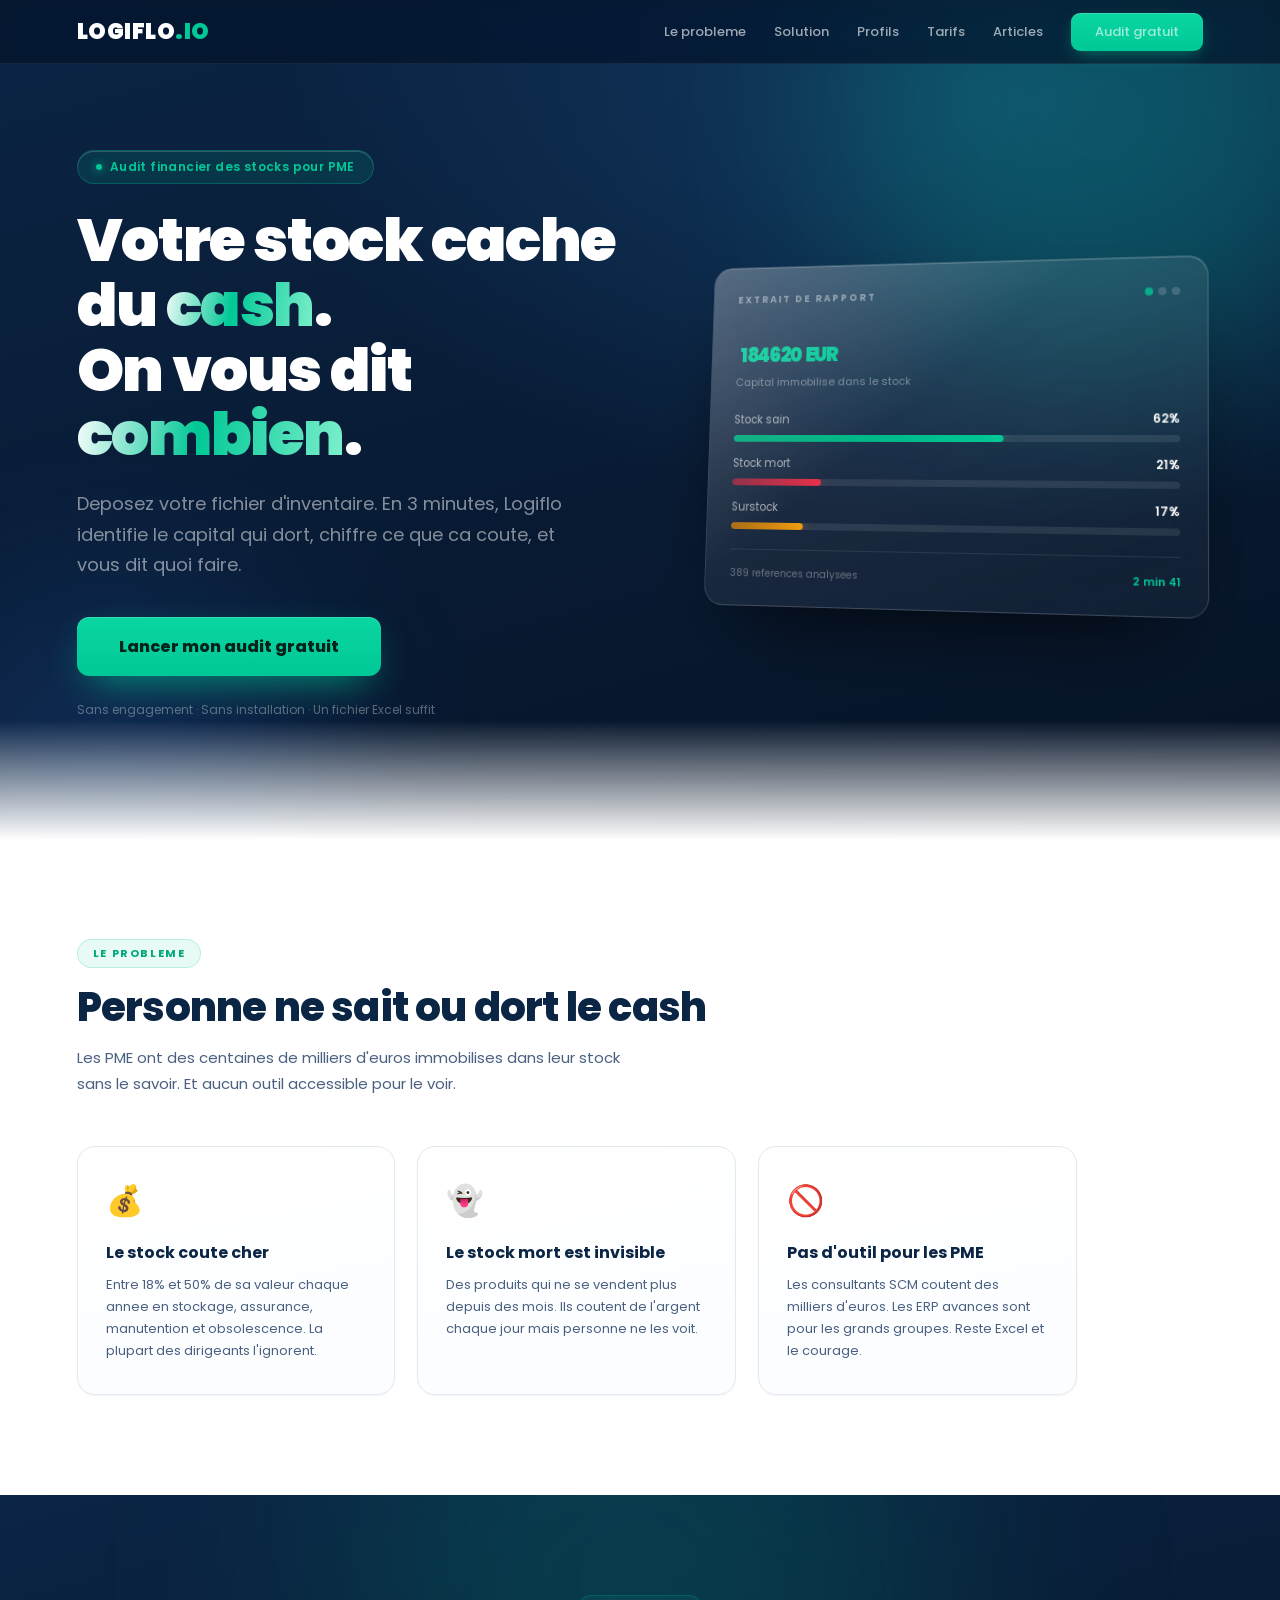
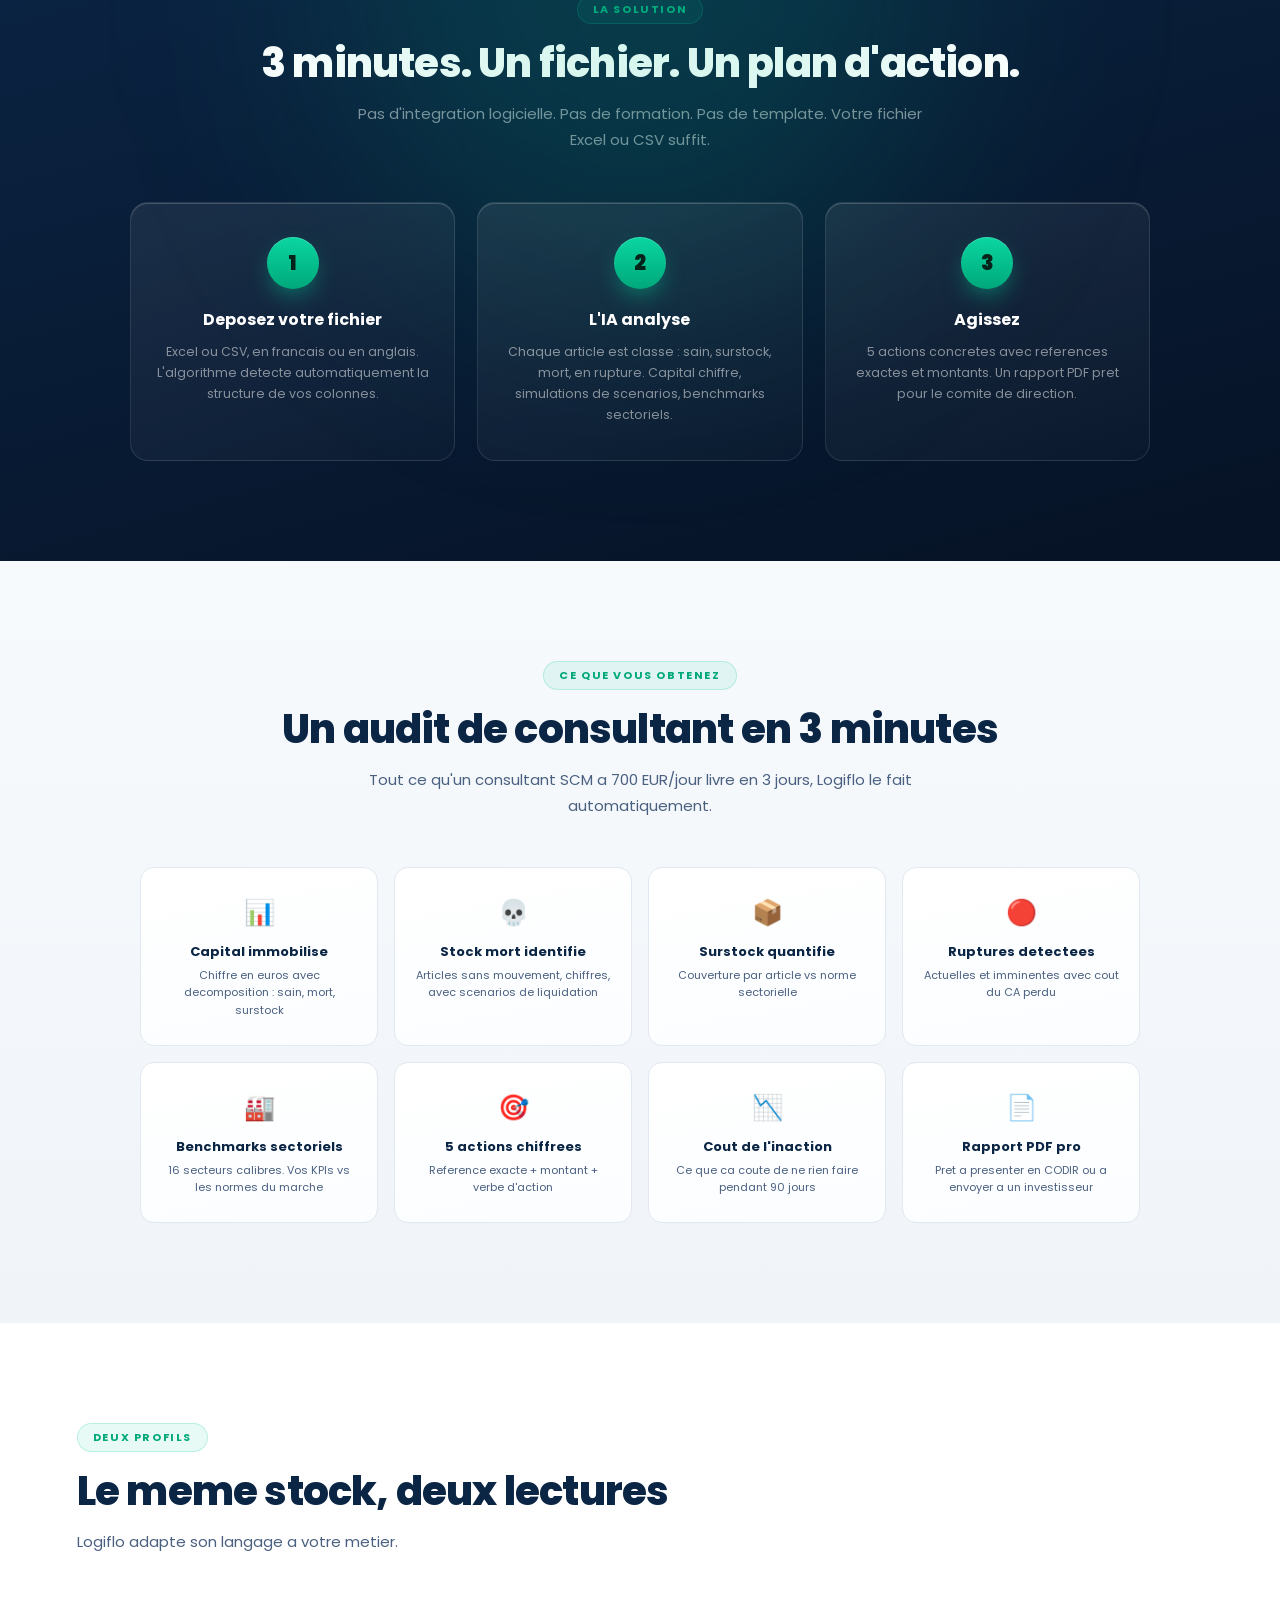
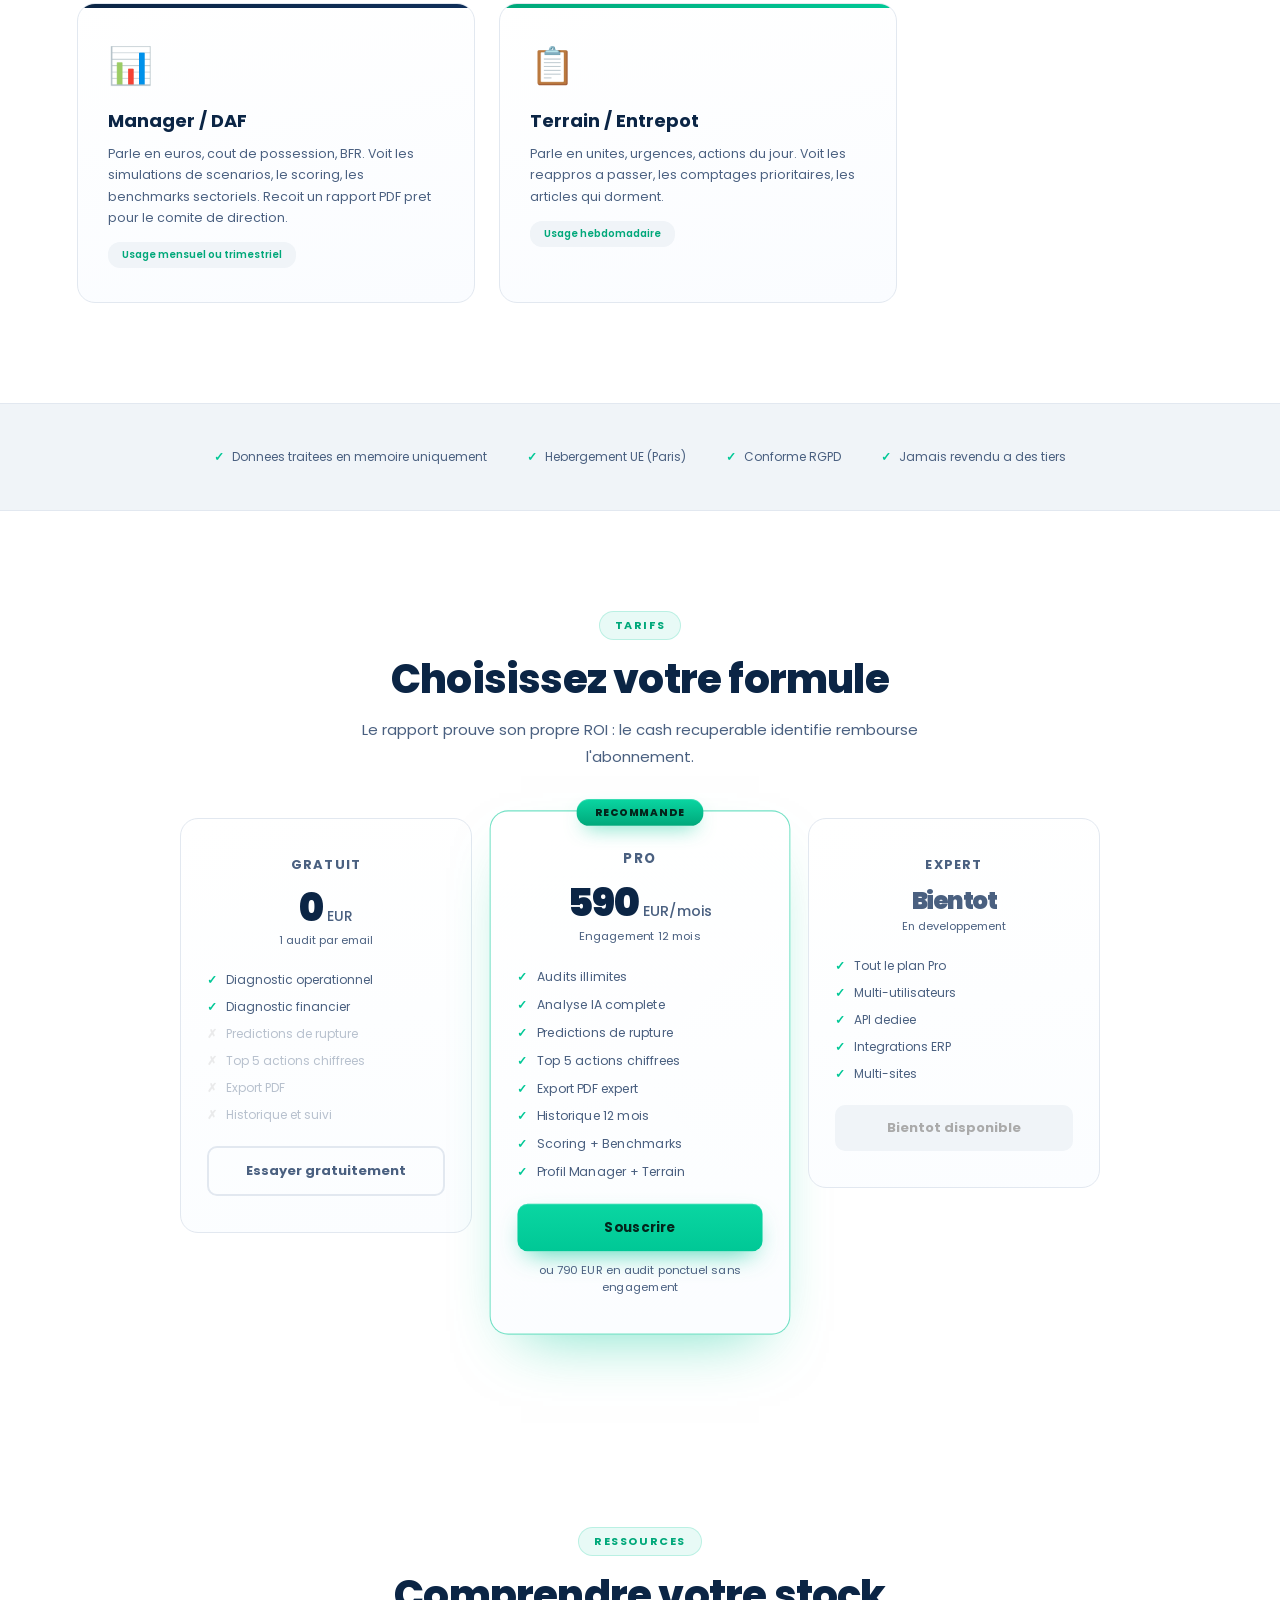
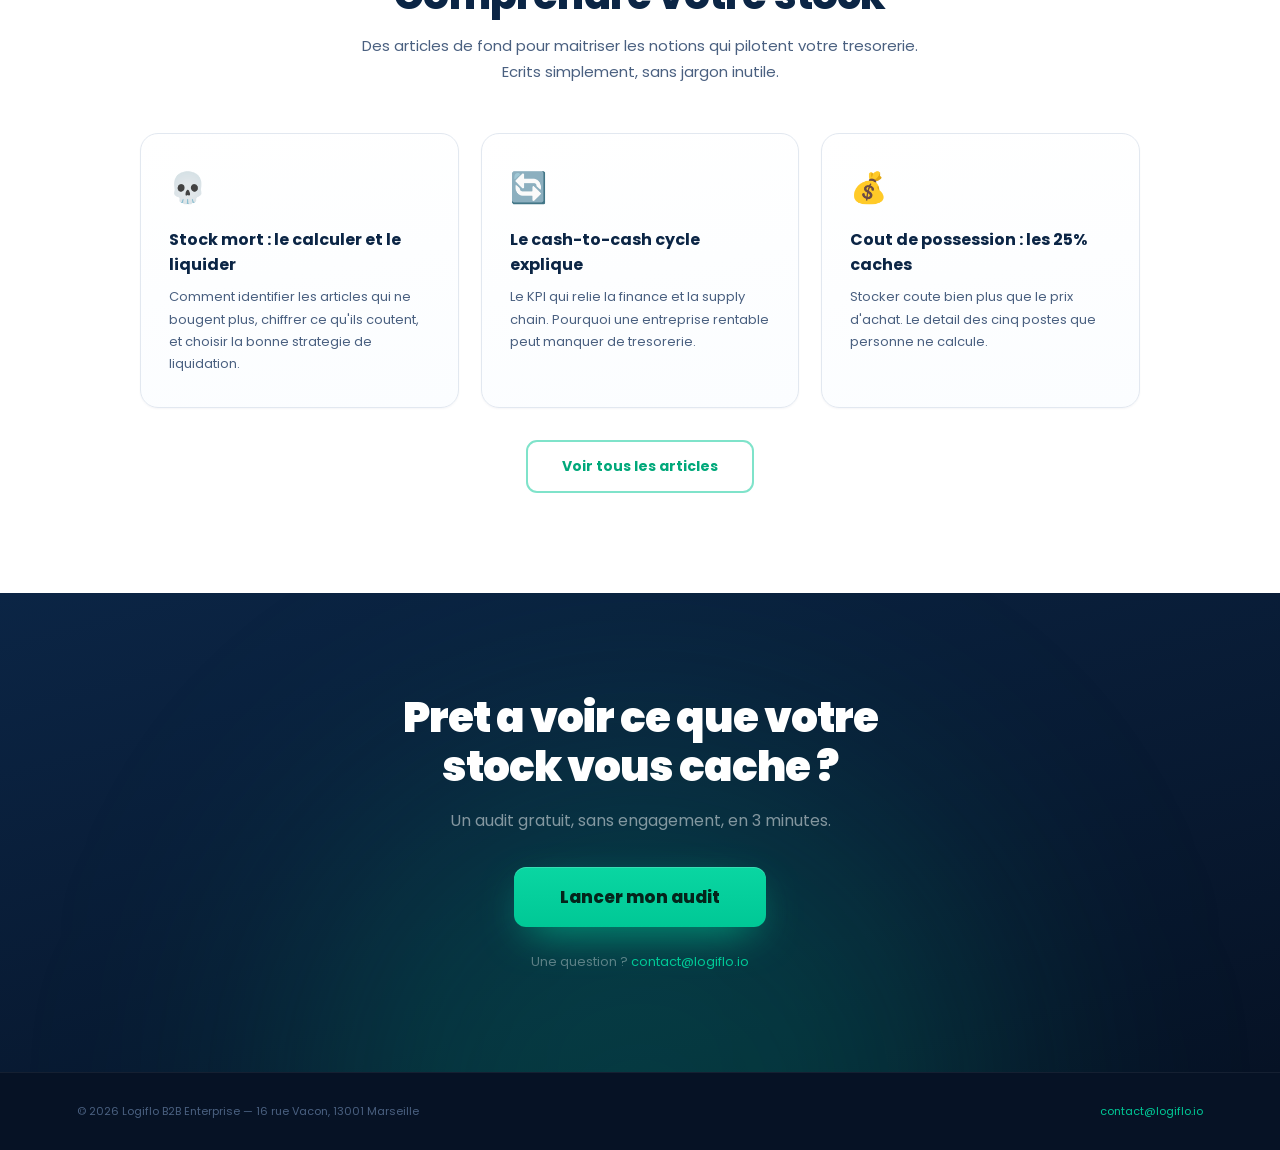
<file: index.html>
<!DOCTYPE html>
<html lang="fr">
<head>
<meta charset="UTF-8">
<meta name="viewport" content="width=device-width,initial-scale=1.0">

<!-- SEO -->
<title>Logiflo.io — Audit financier des stocks pour PME en 3 minutes</title>
<meta name="description" content="Logiflo transforme votre fichier d'inventaire en audit financier. Stock mort, surstock, ruptures identifies en 3 minutes. Sans integration, sans consultant.">
<meta name="keywords" content="audit stock, BFR, PME, supply chain, expert comptable, stock mort, surstock, tresorerie, logistique, inventaire, audit financier">
<link rel="canonical" href="https://logiflo.io">

<!-- Open Graph (LinkedIn, Facebook) -->
<meta property="og:title" content="Logiflo.io — Votre stock cache du cash. On vous dit combien.">
<meta property="og:description" content="Audit financier des stocks en 3 minutes. Sans integration, sans consultant. Pour PME et experts-comptables.">
<meta property="og:url" content="https://logiflo.io">
<meta property="og:type" content="website">
<meta property="og:site_name" content="Logiflo.io">

<!-- Twitter Card -->
<meta name="twitter:card" content="summary_large_image">
<meta name="twitter:title" content="Logiflo.io — Audit financier des stocks pour PME">
<meta name="twitter:description" content="Stock mort, surstock, ruptures identifies en 3 minutes. Un fichier Excel suffit.">

<!-- Google Search Console (REMPLACE content par ton code) -->

<link rel="icon" href="data:image/svg+xml,<svg xmlns='http://www.w3.org/2000/svg' viewBox='0 0 100 100'><text y='.9em' font-size='90'>📦</text></svg>">
<style>
@import url('https://fonts.googleapis.com/css2?family=Poppins:wght@300;400;500;600;700;800;900&display=swap');

:root{
  --abyss:#061225;--n:#0B2545;--n2:#0f2f5a;--g:#00C896;--gd:#00A87A;
  --s:#4A6080;--l:#F0F4F8;--w:#fff;--line:#E2E8F0;
  --gloss:inset 0 1px 0 rgba(255,255,255,.18);
  --lift:0 24px 60px -28px rgba(11,37,69,.45);
  --glow:0 0 60px -12px rgba(0,200,150,.35);
}
*{margin:0;padding:0;box-sizing:border-box;}
html{scroll-behavior:smooth;}
body{font-family:'Poppins',sans-serif;color:var(--n);background:var(--w);-webkit-font-smoothing:antialiased;overflow-x:hidden;}
a{text-decoration:none;color:inherit;}

/* ── APPARITION AU SCROLL ── */
.rv{opacity:0;transform:translateY(26px);transition:opacity .7s cubic-bezier(.22,1,.36,1),transform .7s cubic-bezier(.22,1,.36,1);}
.rv.in{opacity:1;transform:none;}
.rv.d1{transition-delay:.08s;}.rv.d2{transition-delay:.16s;}.rv.d3{transition-delay:.24s;}
.rv.d4{transition-delay:.32s;}.rv.d5{transition-delay:.40s;}.rv.d6{transition-delay:.48s;}
.rv.d7{transition-delay:.56s;}.rv.d8{transition-delay:.64s;}

/* ── NAV ── */
nav{position:fixed;top:0;left:0;right:0;height:64px;background:rgba(6,18,37,.72);backdrop-filter:blur(18px) saturate(160%);-webkit-backdrop-filter:blur(18px) saturate(160%);display:flex;align-items:center;justify-content:space-between;padding:0 6%;z-index:100;border-bottom:1px solid rgba(255,255,255,.07);transition:background .35s,box-shadow .35s;}
nav.scrolled{background:rgba(6,18,37,.93);box-shadow:0 12px 40px -20px rgba(0,0,0,.8);}
.nav-logo{font-size:22px;font-weight:900;color:#fff;letter-spacing:.5px;}.nav-logo span{color:var(--g);}
.nav-links{display:flex;gap:28px;align-items:center;}
.nav-links a{font-size:13px;color:rgba(255,255,255,.62);font-weight:500;transition:color .2s;}
.nav-links a:hover{color:var(--g);}
.nav-cta{position:relative;overflow:hidden;background:linear-gradient(180deg,#0ad6a2,var(--g));color:#04241b;padding:9px 24px;border-radius:9px;font-size:13px;font-weight:700;box-shadow:var(--gloss),0 6px 18px -6px rgba(0,200,150,.6);transition:transform .2s,box-shadow .2s;}
.nav-cta:hover{transform:translateY(-1px);box-shadow:var(--gloss),0 10px 26px -8px rgba(0,200,150,.75);}
@media(max-width:900px){.nav-links .nav-link{display:none;}}

/* ── HERO ── */
.hero{position:relative;background:radial-gradient(1200px 700px at 78% 12%,#123a63 0%,transparent 60%),linear-gradient(165deg,var(--n) 0%,var(--abyss) 100%);padding:150px 6% 120px;overflow:hidden;}
.hero::after{content:'';position:absolute;bottom:-1px;left:0;right:0;height:120px;background:linear-gradient(transparent,var(--w));z-index:3;}
.aurora{position:absolute;border-radius:50%;filter:blur(90px);opacity:.5;pointer-events:none;}
.aurora.a1{width:520px;height:520px;background:rgba(0,200,150,.42);top:-140px;right:-80px;animation:drift 22s ease-in-out infinite;}
.aurora.a2{width:420px;height:420px;background:rgba(46,120,220,.38);bottom:-160px;left:-100px;animation:drift 28s ease-in-out infinite reverse;}
@keyframes drift{0%,100%{transform:translate(0,0) scale(1);}50%{transform:translate(40px,-30px) scale(1.12);}}
.hero-inner{position:relative;z-index:2;max-width:1180px;margin:0 auto;display:grid;grid-template-columns:1.05fr .95fr;gap:56px;align-items:center;}
@media(max-width:940px){.hero-inner{grid-template-columns:1fr;gap:48px;}.hero{padding:130px 6% 90px;text-align:center;}}
.hero-tag{display:inline-flex;align-items:center;gap:8px;background:rgba(0,200,150,.12);border:1px solid rgba(0,200,150,.28);color:var(--g);padding:7px 18px;border-radius:22px;font-size:12px;font-weight:600;margin-bottom:24px;letter-spacing:.4px;box-shadow:var(--gloss);}
.hero-tag i{width:6px;height:6px;border-radius:50%;background:var(--g);box-shadow:0 0 10px var(--g);animation:pulse 2.4s ease-in-out infinite;}
@keyframes pulse{0%,100%{opacity:1;}50%{opacity:.35;}}
.hero h1{font-size:clamp(34px,5.4vw,60px);font-weight:900;color:#fff;line-height:1.08;letter-spacing:-1.4px;margin-bottom:22px;}
.hero h1 em{font-style:normal;background:linear-gradient(100deg,#fff 0%,var(--g) 45%,#7ff0cd 100%);-webkit-background-clip:text;background-clip:text;-webkit-text-fill-color:transparent;}
.hero p{font-size:clamp(15px,1.6vw,18px);color:rgba(255,255,255,.5);max-width:520px;margin-bottom:36px;line-height:1.7;}
@media(max-width:940px){.hero p{margin-left:auto;margin-right:auto;}}
.hero-btn{position:relative;overflow:hidden;display:inline-block;background:linear-gradient(180deg,#0ad6a2,var(--g));color:#04241b;padding:17px 42px;border-radius:12px;font-size:16px;font-weight:800;transition:transform .25s,box-shadow .25s;box-shadow:var(--gloss),0 14px 40px -14px rgba(0,200,150,.85);}
.hero-btn::after{content:'';position:absolute;top:0;left:-120%;width:60%;height:100%;background:linear-gradient(100deg,transparent,rgba(255,255,255,.55),transparent);transform:skewX(-18deg);transition:left .7s;}
.hero-btn:hover{transform:translateY(-2px);box-shadow:var(--gloss),0 20px 52px -14px rgba(0,200,150,1);}
.hero-btn:hover::after{left:130%;}
.hero-sub{margin-top:18px;font-size:12px;color:rgba(255,255,255,.34);}

/* ── SIGNATURE : panneau capital 3D ── */
.stage{perspective:1200px;}
.panel{position:relative;background:linear-gradient(160deg,rgba(255,255,255,.11),rgba(255,255,255,.03));border:1px solid rgba(255,255,255,.14);border-radius:20px;padding:26px 26px 24px;backdrop-filter:blur(14px);-webkit-backdrop-filter:blur(14px);box-shadow:var(--gloss),0 40px 90px -40px rgba(0,0,0,.9);transform:rotateY(-11deg) rotateX(5deg);transition:transform .5s cubic-bezier(.22,1,.36,1);will-change:transform;}
@media(max-width:940px){.panel{transform:none;}}
.panel::before{content:'';position:absolute;inset:0;border-radius:20px;background:linear-gradient(140deg,rgba(255,255,255,.22),transparent 42%);pointer-events:none;}
.p-head{display:flex;justify-content:space-between;align-items:center;margin-bottom:20px;}
.p-label{font-size:10px;letter-spacing:2px;text-transform:uppercase;color:rgba(255,255,255,.42);font-weight:700;}
.p-dot{display:flex;gap:5px;}
.p-dot i{width:8px;height:8px;border-radius:50%;background:rgba(255,255,255,.16);}
.p-dot i:first-child{background:rgba(0,200,150,.75);}
.p-amount{font-size:clamp(32px,4vw,44px);font-weight:900;color:#fff;letter-spacing:-1.5px;line-height:1;}
.p-amount span{font-size:20px;color:var(--g);margin-left:4px;}
.p-cap{font-size:11px;color:rgba(255,255,255,.4);margin-top:6px;margin-bottom:22px;}
.p-row{margin-bottom:14px;}
.p-row .t{display:flex;justify-content:space-between;font-size:11.5px;color:rgba(255,255,255,.62);margin-bottom:7px;}
.p-row .t b{color:#fff;font-weight:600;}
.p-bar{height:7px;border-radius:99px;background:rgba(255,255,255,.09);overflow:hidden;}
.p-bar i{display:block;height:100%;border-radius:99px;width:0;transition:width 1.3s cubic-bezier(.22,1,.36,1);}
.p-bar i.ok{background:linear-gradient(90deg,var(--gd),var(--g));box-shadow:0 0 14px rgba(0,200,150,.6);}
.p-bar i.dead{background:linear-gradient(90deg,#8b2740,#E8304A);box-shadow:0 0 14px rgba(232,48,74,.5);}
.p-bar i.over{background:linear-gradient(90deg,#a86a12,#F39C12);box-shadow:0 0 14px rgba(243,156,18,.45);}
.p-foot{margin-top:20px;padding-top:16px;border-top:1px solid rgba(255,255,255,.09);font-size:10.5px;color:rgba(255,255,255,.35);display:flex;justify-content:space-between;align-items:center;}
.p-foot b{color:var(--g);font-weight:600;}

/* ── SECTIONS ── */
section{padding:100px 6%;}
.section-tag{display:inline-block;background:rgba(0,200,150,.09);border:1px solid rgba(0,200,150,.2);color:var(--gd);padding:5px 15px;border-radius:16px;font-size:11px;font-weight:700;letter-spacing:1.6px;text-transform:uppercase;margin-bottom:16px;}
.section-title{font-size:clamp(26px,3.6vw,40px);font-weight:800;color:var(--n);margin-bottom:14px;line-height:1.18;letter-spacing:-.8px;}
.section-sub{font-size:15px;color:var(--s);max-width:580px;line-height:1.75;margin-bottom:48px;}
.centered{text-align:center;}.centered .section-sub{margin-left:auto;margin-right:auto;}
.grid3{display:grid;grid-template-columns:repeat(auto-fit,minmax(280px,1fr));gap:22px;max-width:1000px;}
.centered .grid3{margin:0 auto;}

/* cartes claires glossy */
.card{position:relative;overflow:hidden;background:linear-gradient(170deg,#fff,#fbfdff);border:1px solid var(--line);border-radius:18px;padding:32px 28px;transition:transform .35s cubic-bezier(.22,1,.36,1),box-shadow .35s,border-color .35s;box-shadow:0 1px 2px rgba(11,37,69,.04);}
.card::before{content:'';position:absolute;inset:0;border-radius:18px;background:linear-gradient(150deg,rgba(0,200,150,.10),transparent 45%);opacity:0;transition:opacity .35s;pointer-events:none;}
.card:hover{transform:translateY(-6px);border-color:rgba(0,200,150,.45);box-shadow:var(--lift),var(--glow);}
.card:hover::before{opacity:1;}
.card-icon{font-size:30px;margin-bottom:16px;display:block;}
.card h3{font-size:16px;font-weight:700;color:var(--n);margin-bottom:9px;position:relative;}
.card p{font-size:13px;color:var(--s);line-height:1.7;position:relative;}

/* ── SECTION SOMBRE ── */
.how{position:relative;overflow:hidden;background:linear-gradient(165deg,var(--n),var(--abyss));color:#fff;}
.how::before{content:'';position:absolute;width:600px;height:600px;border-radius:50%;background:rgba(0,200,150,.16);filter:blur(120px);top:-200px;left:50%;transform:translateX(-50%);pointer-events:none;}
.how .section-title{color:#fff;}
.how .section-sub{color:rgba(255,255,255,.5);}
.steps{position:relative;z-index:2;display:flex;gap:22px;flex-wrap:wrap;max-width:1020px;margin:0 auto;}
.step{flex:1;min-width:250px;text-align:center;padding:34px 22px;border-radius:18px;background:linear-gradient(160deg,rgba(255,255,255,.075),rgba(255,255,255,.02));border:1px solid rgba(255,255,255,.1);box-shadow:var(--gloss);transition:transform .35s cubic-bezier(.22,1,.36,1),border-color .35s;}
.step:hover{transform:translateY(-6px);border-color:rgba(0,200,150,.4);}
.step-num{width:52px;height:52px;border-radius:50%;background:linear-gradient(180deg,#0ad6a2,var(--gd));color:#04241b;font-size:20px;font-weight:900;display:flex;align-items:center;justify-content:center;margin:0 auto 18px;box-shadow:var(--gloss),0 10px 26px -8px rgba(0,200,150,.7);}
.step h4{font-size:16px;font-weight:700;margin-bottom:9px;}
.step p{font-size:12.5px;color:rgba(255,255,255,.5);line-height:1.7;}

/* ── PROFILS ── */
.profiles{display:grid;grid-template-columns:1fr 1fr;gap:24px;max-width:820px;}
@media(max-width:640px){.profiles{grid-template-columns:1fr;}}
.profile{position:relative;overflow:hidden;background:linear-gradient(170deg,#fff,#fafcff);border:1px solid var(--line);border-radius:18px;padding:34px 30px;transition:transform .35s cubic-bezier(.22,1,.36,1),box-shadow .35s,border-color .35s;}
.profile:hover{transform:translateY(-5px);border-color:rgba(0,200,150,.4);box-shadow:var(--lift);}
.profile::after{content:'';position:absolute;top:0;left:0;right:0;height:4px;}
.profile.mgr::after{background:linear-gradient(90deg,var(--n),var(--n2));}
.profile.ter::after{background:linear-gradient(90deg,var(--gd),var(--g));}
.profile-icon{font-size:36px;margin-bottom:14px;}
.profile h3{font-size:18px;font-weight:700;margin-bottom:9px;}
.profile p{font-size:12.5px;color:var(--s);line-height:1.7;}
.profile-freq{display:inline-block;margin-top:14px;background:var(--l);padding:5px 14px;border-radius:12px;font-size:10px;font-weight:600;color:var(--gd);}

/* ── RÉSULTATS ── */
.results{background:linear-gradient(180deg,#F7FAFD,var(--l));}
.result-grid{display:grid;grid-template-columns:repeat(auto-fit,minmax(210px,1fr));gap:16px;max-width:1000px;}
.centered .result-grid{margin:0 auto;}
.result-item{background:linear-gradient(170deg,#fff,#fbfdff);border-radius:14px;padding:26px 20px;text-align:center;border:1px solid var(--line);transition:transform .3s,box-shadow .3s,border-color .3s;box-shadow:var(--gloss);}
.result-item:hover{transform:translateY(-4px);border-color:rgba(0,200,150,.4);box-shadow:var(--lift);}
.result-item .ri-icon{font-size:25px;margin-bottom:10px;}
.result-item h4{font-size:13px;font-weight:700;color:var(--n);margin-bottom:5px;}
.result-item p{font-size:11px;color:var(--s);line-height:1.55;}

/* ── TARIFS ── */
.pricing{max-width:920px;margin:0 auto;}
.plan-grid{display:grid;grid-template-columns:repeat(3,1fr);gap:22px;align-items:start;}
@media(max-width:768px){.plan-grid{grid-template-columns:1fr;}}
.plan{background:linear-gradient(170deg,#fff,#fbfdff);border:1px solid var(--line);border-radius:18px;padding:36px 26px;text-align:center;position:relative;transition:transform .35s cubic-bezier(.22,1,.36,1),box-shadow .35s;box-shadow:var(--gloss);}
.plan:hover{transform:translateY(-6px);box-shadow:var(--lift);}
.plan.featured{border-color:rgba(0,200,150,.55);box-shadow:var(--gloss),0 26px 60px -30px rgba(0,200,150,.6);transform:scale(1.03);}
.plan.featured:hover{transform:scale(1.03) translateY(-6px);}
@media(max-width:768px){.plan.featured,.plan.featured:hover{transform:none;}}
.plan-badge{position:absolute;top:-12px;left:50%;transform:translateX(-50%);background:linear-gradient(180deg,#0ad6a2,var(--gd));color:#04241b;font-size:10px;font-weight:800;padding:5px 18px;border-radius:12px;letter-spacing:.6px;box-shadow:var(--gloss),0 8px 20px -8px rgba(0,200,150,.8);}
.plan-name{font-size:13px;font-weight:700;color:var(--s);text-transform:uppercase;letter-spacing:1.2px;margin-bottom:14px;}
.plan-price{font-size:38px;font-weight:900;color:var(--n);line-height:1;margin-bottom:5px;letter-spacing:-1.5px;}
.plan-price span{font-size:14px;font-weight:500;color:var(--s);letter-spacing:0;}
.plan-period{font-size:11px;color:var(--s);margin-bottom:22px;}
.plan-features{text-align:left;margin-bottom:22px;}
.plan-feature{display:flex;align-items:flex-start;gap:9px;margin-bottom:9px;font-size:12px;color:var(--s);}
.plan-feature .check{color:var(--g);font-weight:700;flex-shrink:0;}
.plan-feature.locked{opacity:.38;}.plan-feature.locked .check{color:#ccc;}
.plan-btn{display:block;width:100%;padding:13px;border-radius:10px;font-size:13px;font-weight:700;border:none;cursor:pointer;transition:all .25s;text-align:center;}
.plan-btn.primary{background:linear-gradient(180deg,#0ad6a2,var(--g));color:#04241b;box-shadow:var(--gloss),0 10px 26px -10px rgba(0,200,150,.8);}
.plan-btn.primary:hover{transform:translateY(-2px);box-shadow:var(--gloss),0 16px 34px -10px rgba(0,200,150,.95);}
.plan-btn.outline{background:transparent;border:2px solid var(--line);color:var(--s);}
.plan-btn.outline:hover{border-color:var(--g);color:var(--gd);}
.plan-btn.disabled{background:var(--l);color:#aaa;cursor:default;}
.plan-or{font-size:11px;color:var(--s);margin-top:10px;}

/* ── TRUST ── */
.trust-bar{background:var(--l);padding:44px 6%;text-align:center;border-top:1px solid var(--line);border-bottom:1px solid var(--line);}
.trust-items{display:flex;justify-content:center;gap:40px;flex-wrap:wrap;}
.trust-item{font-size:12px;color:var(--s);display:flex;align-items:center;gap:8px;}
.trust-item .ti{color:var(--g);font-weight:700;}

/* ── ARTICLES ── */
.art-card{display:block;text-align:left;}
.art-more{display:inline-block;margin-top:32px;padding:14px 34px;border-radius:11px;font-size:14px;font-weight:700;color:var(--gd);border:2px solid rgba(0,200,150,.5);transition:all .25s;}
.art-more:hover{background:rgba(0,200,150,.07);border-color:var(--g);transform:translateY(-2px);}

/* ── CTA ── */
.cta-section{position:relative;overflow:hidden;background:linear-gradient(165deg,var(--n),var(--abyss));text-align:center;padding:100px 6%;}
.cta-section::before{content:'';position:absolute;width:700px;height:700px;border-radius:50%;background:rgba(0,200,150,.2);filter:blur(130px);bottom:-380px;left:50%;transform:translateX(-50%);pointer-events:none;}
.cta-section h2,.cta-section p,.cta-section .cta-btn,.cta-section .cta-contact{position:relative;z-index:2;}
.cta-section h2{font-size:clamp(26px,4vw,42px);font-weight:900;color:#fff;margin-bottom:16px;line-height:1.18;letter-spacing:-1px;}
.cta-section p{font-size:16px;color:rgba(255,255,255,.5);margin-bottom:34px;}
.cta-btn{position:relative;overflow:hidden;display:inline-block;background:linear-gradient(180deg,#0ad6a2,var(--g));color:#04241b;padding:17px 46px;border-radius:12px;font-size:17px;font-weight:800;transition:transform .25s,box-shadow .25s;box-shadow:var(--gloss),0 14px 44px -14px rgba(0,200,150,.9);}
.cta-btn::after{content:'';position:absolute;top:0;left:-120%;width:60%;height:100%;background:linear-gradient(100deg,transparent,rgba(255,255,255,.55),transparent);transform:skewX(-18deg);transition:left .7s;}
.cta-btn:hover{transform:translateY(-2px);}
.cta-btn:hover::after{left:130%;}
.cta-contact{margin-top:18px;font-size:13px;color:rgba(255,255,255,.35);}
.cta-contact a{color:var(--g);}

footer{background:var(--abyss);border-top:1px solid rgba(255,255,255,.06);padding:30px 6%;display:flex;justify-content:space-between;align-items:center;flex-wrap:wrap;gap:12px;}
footer p{font-size:11px;color:var(--s);}footer a{color:var(--g);font-size:11px;}

/* ── ACCESSIBILITÉ ── */
a:focus-visible,button:focus-visible{outline:2px solid var(--g);outline-offset:3px;border-radius:6px;}
@media(prefers-reduced-motion:reduce){
  *{animation:none!important;transition-duration:.01ms!important;}
  .rv{opacity:1;transform:none;}
  .panel{transform:none;}
}
</style>
</head>
<body>

<nav id="nav">
  <a href="https://logiflo.io" class="nav-logo">LOGIFLO<span>.IO</span></a>
  <div class="nav-links">
    <a href="#probleme" class="nav-link">Le probleme</a>
    <a href="#solution" class="nav-link">Solution</a>
    <a href="#profils" class="nav-link">Profils</a>
    <a href="#pricing" class="nav-link">Tarifs</a>
    <a href="/articles/" class="nav-link">Articles</a>
    <a href="https://app.logiflo.io" class="nav-cta">Audit gratuit</a>
  </div>
</nav>

<section class="hero">
  <div class="aurora a1"></div>
  <div class="aurora a2"></div>
  <div class="hero-inner">

    <div>
      <div class="hero-tag rv"><i></i> Audit financier des stocks pour PME</div>
      <h1 class="rv d1">Votre stock cache du <em>cash</em>.<br>On vous dit <em>combien</em>.</h1>
      <p class="rv d2">Deposez votre fichier d'inventaire. En 3 minutes, Logiflo identifie le capital qui dort, chiffre ce que ca coute, et vous dit quoi faire.</p>
      <a href="https://app.logiflo.io" class="hero-btn rv d3">Lancer mon audit gratuit</a>
      <div class="hero-sub rv d4">Sans engagement · Sans installation · Un fichier Excel suffit</div>
    </div>

    <div class="stage rv d3">
      <div class="panel" id="panel">
        <div class="p-head">
          <span class="p-label">Extrait de rapport</span>
          <span class="p-dot"><i></i><i></i><i></i></span>
        </div>
        <div class="p-amount"><span id="cap">0</span><span>EUR</span></div>
        <div class="p-cap">Capital immobilise dans le stock</div>

        <div class="p-row">
          <div class="t"><span>Stock sain</span><b>62%</b></div>
          <div class="p-bar"><i class="ok" data-w="62"></i></div>
        </div>
        <div class="p-row">
          <div class="t"><span>Stock mort</span><b>21%</b></div>
          <div class="p-bar"><i class="dead" data-w="21"></i></div>
        </div>
        <div class="p-row">
          <div class="t"><span>Surstock</span><b>17%</b></div>
          <div class="p-bar"><i class="over" data-w="17"></i></div>
        </div>

        <div class="p-foot">
          <span>389 references analysees</span>
          <span><b>2 min 41</b></span>
        </div>
      </div>
    </div>

  </div>
</section>

<section id="probleme">
  <div class="section-tag rv">Le probleme</div>
  <div class="section-title rv d1">Personne ne sait ou dort le cash</div>
  <div class="section-sub rv d2">Les PME ont des centaines de milliers d'euros immobilises dans leur stock sans le savoir. Et aucun outil accessible pour le voir.</div>
  <div class="grid3">
    <div class="card rv d1"><span class="card-icon">💰</span><h3>Le stock coute cher</h3><p>Entre 18% et 50% de sa valeur chaque annee en stockage, assurance, manutention et obsolescence. La plupart des dirigeants l'ignorent.</p></div>
    <div class="card rv d2"><span class="card-icon">👻</span><h3>Le stock mort est invisible</h3><p>Des produits qui ne se vendent plus depuis des mois. Ils coutent de l'argent chaque jour mais personne ne les voit.</p></div>
    <div class="card rv d3"><span class="card-icon">🚫</span><h3>Pas d'outil pour les PME</h3><p>Les consultants SCM coutent des milliers d'euros. Les ERP avances sont pour les grands groupes. Reste Excel et le courage.</p></div>
  </div>
</section>

<section id="solution" class="how centered">
  <div class="section-tag rv">La solution</div>
  <div class="section-title rv d1">3 minutes. Un fichier. Un plan d'action.</div>
  <div class="section-sub rv d2">Pas d'integration logicielle. Pas de formation. Pas de template. Votre fichier Excel ou CSV suffit.</div>
  <div class="steps">
    <div class="step rv d1"><div class="step-num">1</div><h4>Deposez votre fichier</h4><p>Excel ou CSV, en francais ou en anglais. L'algorithme detecte automatiquement la structure de vos colonnes.</p></div>
    <div class="step rv d2"><div class="step-num">2</div><h4>L'IA analyse</h4><p>Chaque article est classe : sain, surstock, mort, en rupture. Capital chiffre, simulations de scenarios, benchmarks sectoriels.</p></div>
    <div class="step rv d3"><div class="step-num">3</div><h4>Agissez</h4><p>5 actions concretes avec references exactes et montants. Un rapport PDF pret pour le comite de direction.</p></div>
  </div>
</section>

<section class="results centered">
  <div class="section-tag rv">Ce que vous obtenez</div>
  <div class="section-title rv d1">Un audit de consultant en 3 minutes</div>
  <div class="section-sub rv d2">Tout ce qu'un consultant SCM a 700 EUR/jour livre en 3 jours, Logiflo le fait automatiquement.</div>
  <div class="result-grid">
    <div class="result-item rv d1"><div class="ri-icon">📊</div><h4>Capital immobilise</h4><p>Chiffre en euros avec decomposition : sain, mort, surstock</p></div>
    <div class="result-item rv d2"><div class="ri-icon">💀</div><h4>Stock mort identifie</h4><p>Articles sans mouvement, chiffres, avec scenarios de liquidation</p></div>
    <div class="result-item rv d3"><div class="ri-icon">📦</div><h4>Surstock quantifie</h4><p>Couverture par article vs norme sectorielle</p></div>
    <div class="result-item rv d4"><div class="ri-icon">🔴</div><h4>Ruptures detectees</h4><p>Actuelles et imminentes avec cout du CA perdu</p></div>
    <div class="result-item rv d5"><div class="ri-icon">🏭</div><h4>Benchmarks sectoriels</h4><p>16 secteurs calibres. Vos KPIs vs les normes du marche</p></div>
    <div class="result-item rv d6"><div class="ri-icon">🎯</div><h4>5 actions chiffrees</h4><p>Reference exacte + montant + verbe d'action</p></div>
    <div class="result-item rv d7"><div class="ri-icon">📉</div><h4>Cout de l'inaction</h4><p>Ce que ca coute de ne rien faire pendant 90 jours</p></div>
    <div class="result-item rv d8"><div class="ri-icon">📄</div><h4>Rapport PDF pro</h4><p>Pret a presenter en CODIR ou a envoyer a un investisseur</p></div>
  </div>
</section>

<section id="profils">
  <div class="section-tag rv">Deux profils</div>
  <div class="section-title rv d1">Le meme stock, deux lectures</div>
  <div class="section-sub rv d2">Logiflo adapte son langage a votre metier.</div>
  <div class="profiles">
    <div class="profile mgr rv d1"><div class="profile-icon">📊</div><h3>Manager / DAF</h3><p>Parle en euros, cout de possession, BFR. Voit les simulations de scenarios, le scoring, les benchmarks sectoriels. Recoit un rapport PDF pret pour le comite de direction.</p><span class="profile-freq">Usage mensuel ou trimestriel</span></div>
    <div class="profile ter rv d2"><div class="profile-icon">📋</div><h3>Terrain / Entrepot</h3><p>Parle en unites, urgences, actions du jour. Voit les reappros a passer, les comptages prioritaires, les articles qui dorment.</p><span class="profile-freq">Usage hebdomadaire</span></div>
  </div>
</section>

<div class="trust-bar">
  <div class="trust-items">
    <div class="trust-item rv d1"><span class="ti">✓</span> Donnees traitees en memoire uniquement</div>
    <div class="trust-item rv d2"><span class="ti">✓</span> Hebergement UE (Paris)</div>
    <div class="trust-item rv d3"><span class="ti">✓</span> Conforme RGPD</div>
    <div class="trust-item rv d4"><span class="ti">✓</span> Jamais revendu a des tiers</div>
  </div>
</div>

<section id="pricing" class="centered">
  <div class="section-tag rv">Tarifs</div>
  <div class="section-title rv d1">Choisissez votre formule</div>
  <div class="section-sub rv d2">Le rapport prouve son propre ROI : le cash recuperable identifie rembourse l'abonnement.</div>
  <div class="pricing">
    <div class="plan-grid">
      <div class="plan rv d1">
        <div class="plan-name">Gratuit</div>
        <div class="plan-price">0 <span>EUR</span></div>
        <div class="plan-period">1 audit par email</div>
        <div class="plan-features">
          <div class="plan-feature"><span class="check">✓</span> Diagnostic operationnel</div>
          <div class="plan-feature"><span class="check">✓</span> Diagnostic financier</div>
          <div class="plan-feature locked"><span class="check">✗</span> Predictions de rupture</div>
          <div class="plan-feature locked"><span class="check">✗</span> Top 5 actions chiffrees</div>
          <div class="plan-feature locked"><span class="check">✗</span> Export PDF</div>
          <div class="plan-feature locked"><span class="check">✗</span> Historique et suivi</div>
        </div>
        <a href="https://app.logiflo.io" class="plan-btn outline">Essayer gratuitement</a>
      </div>
      <div class="plan featured rv d2">
        <div class="plan-badge">RECOMMANDE</div>
        <div class="plan-name">Pro</div>
        <div class="plan-price">590 <span>EUR/mois</span></div>
        <div class="plan-period">Engagement 12 mois</div>
        <div class="plan-features">
          <div class="plan-feature"><span class="check">✓</span> Audits illimites</div>
          <div class="plan-feature"><span class="check">✓</span> Analyse IA complete</div>
          <div class="plan-feature"><span class="check">✓</span> Predictions de rupture</div>
          <div class="plan-feature"><span class="check">✓</span> Top 5 actions chiffrees</div>
          <div class="plan-feature"><span class="check">✓</span> Export PDF expert</div>
          <div class="plan-feature"><span class="check">✓</span> Historique 12 mois</div>
          <div class="plan-feature"><span class="check">✓</span> Scoring + Benchmarks</div>
          <div class="plan-feature"><span class="check">✓</span> Profil Manager + Terrain</div>
        </div>
        <a href="https://app.logiflo.io" class="plan-btn primary">Souscrire</a>
        <div class="plan-or">ou 790 EUR en audit ponctuel sans engagement</div>
      </div>
      <div class="plan rv d3">
        <div class="plan-name">Expert</div>
        <div class="plan-price" style="font-size:24px;color:var(--s);">Bientot</div>
        <div class="plan-period">En developpement</div>
        <div class="plan-features">
          <div class="plan-feature"><span class="check">✓</span> Tout le plan Pro</div>
          <div class="plan-feature"><span class="check">✓</span> Multi-utilisateurs</div>
          <div class="plan-feature"><span class="check">✓</span> API dediee</div>
          <div class="plan-feature"><span class="check">✓</span> Integrations ERP</div>
          <div class="plan-feature"><span class="check">✓</span> Multi-sites</div>
        </div>
        <span class="plan-btn disabled">Bientot disponible</span>
      </div>
    </div>
  </div>
</section>

<section id="articles" class="centered">
  <div class="section-tag rv">Ressources</div>
  <div class="section-title rv d1">Comprendre votre stock</div>
  <div class="section-sub rv d2">Des articles de fond pour maitriser les notions qui pilotent votre tresorerie. Ecrits simplement, sans jargon inutile.</div>
  <div class="grid3">
    <a href="/articles/stock-mort/" class="card art-card rv d1"><span class="card-icon">💀</span><h3>Stock mort : le calculer et le liquider</h3><p>Comment identifier les articles qui ne bougent plus, chiffrer ce qu'ils coutent, et choisir la bonne strategie de liquidation.</p></a>
    <a href="/articles/cash-to-cash/" class="card art-card rv d2"><span class="card-icon">🔄</span><h3>Le cash-to-cash cycle explique</h3><p>Le KPI qui relie la finance et la supply chain. Pourquoi une entreprise rentable peut manquer de tresorerie.</p></a>
    <a href="/articles/cout-de-possession/" class="card art-card rv d3"><span class="card-icon">💰</span><h3>Cout de possession : les 25% caches</h3><p>Stocker coute bien plus que le prix d'achat. Le detail des cinq postes que personne ne calcule.</p></a>
  </div>
  <a href="/articles/" class="art-more rv d4">Voir tous les articles</a>
</section>

<section class="cta-section">
  <h2 class="rv">Pret a voir ce que votre<br>stock vous cache ?</h2>
  <p class="rv d1">Un audit gratuit, sans engagement, en 3 minutes.</p>
  <a href="https://app.logiflo.io" class="cta-btn rv d2">Lancer mon audit</a>
  <div class="cta-contact rv d3">Une question ? <a href="mailto:contact@logiflo.io">contact@logiflo.io</a></div>
</section>

<footer>
  <p>&copy; 2026 Logiflo B2B Enterprise — 16 rue Vacon, 13001 Marseille</p>
  <a href="mailto:contact@logiflo.io">contact@logiflo.io</a>
</footer>

<script>
(function(){
  var reduced = window.matchMedia('(prefers-reduced-motion: reduce)').matches;

  /* Apparition au scroll */
  var els = document.querySelectorAll('.rv');
  if (reduced || !('IntersectionObserver' in window)) {
    els.forEach(function(e){ e.classList.add('in'); });
  } else {
    var io = new IntersectionObserver(function(entries){
      entries.forEach(function(en){
        if (en.isIntersecting) { en.target.classList.add('in'); io.unobserve(en.target); }
      });
    }, { threshold: 0.12, rootMargin: '0px 0px -40px 0px' });
    els.forEach(function(e){ io.observe(e); });
  }

  /* Nav condensee au scroll */
  var nav = document.getElementById('nav');
  window.addEventListener('scroll', function(){
    nav.classList.toggle('scrolled', window.scrollY > 40);
  }, { passive:true });

  /* Panneau : compteur + barres */
  var panel = document.getElementById('panel');
  var capEl = document.getElementById('cap');
  var played = false;
  function play(){
    if (played) return; played = true;
    var target = 184620, dur = 1600, t0 = null;
    function frame(ts){
      if (!t0) t0 = ts;
      var p = Math.min((ts - t0)/dur, 1);
      var eased = 1 - Math.pow(1 - p, 3);
      capEl.textContent = Math.round(target*eased).toLocaleString('fr-FR');
      if (p < 1) requestAnimationFrame(frame);
    }
    if (reduced) { capEl.textContent = target.toLocaleString('fr-FR'); }
    else { requestAnimationFrame(frame); }
    panel.querySelectorAll('.p-bar i').forEach(function(b, i){
      setTimeout(function(){ b.style.width = b.dataset.w + '%'; }, reduced ? 0 : 260 + i*180);
    });
  }
  if ('IntersectionObserver' in window) {
    new IntersectionObserver(function(en, o){
      if (en[0].isIntersecting) { play(); o.disconnect(); }
    }, { threshold:.35 }).observe(panel);
  } else { play(); }

  /* Tilt 3D du panneau (desktop uniquement) */
  if (!reduced && window.matchMedia('(min-width: 941px)').matches) {
    var stage = panel.parentElement;
    stage.addEventListener('mousemove', function(e){
      var r = stage.getBoundingClientRect();
      var x = (e.clientX - r.left)/r.width - .5;
      var y = (e.clientY - r.top)/r.height - .5;
      panel.style.transform = 'rotateY(' + (-11 + x*14) + 'deg) rotateX(' + (5 - y*12) + 'deg) translateZ(0)';
    });
    stage.addEventListener('mouseleave', function(){
      panel.style.transform = 'rotateY(-11deg) rotateX(5deg)';
    });
  }
})();
</script>

</body>
</html>
</file>
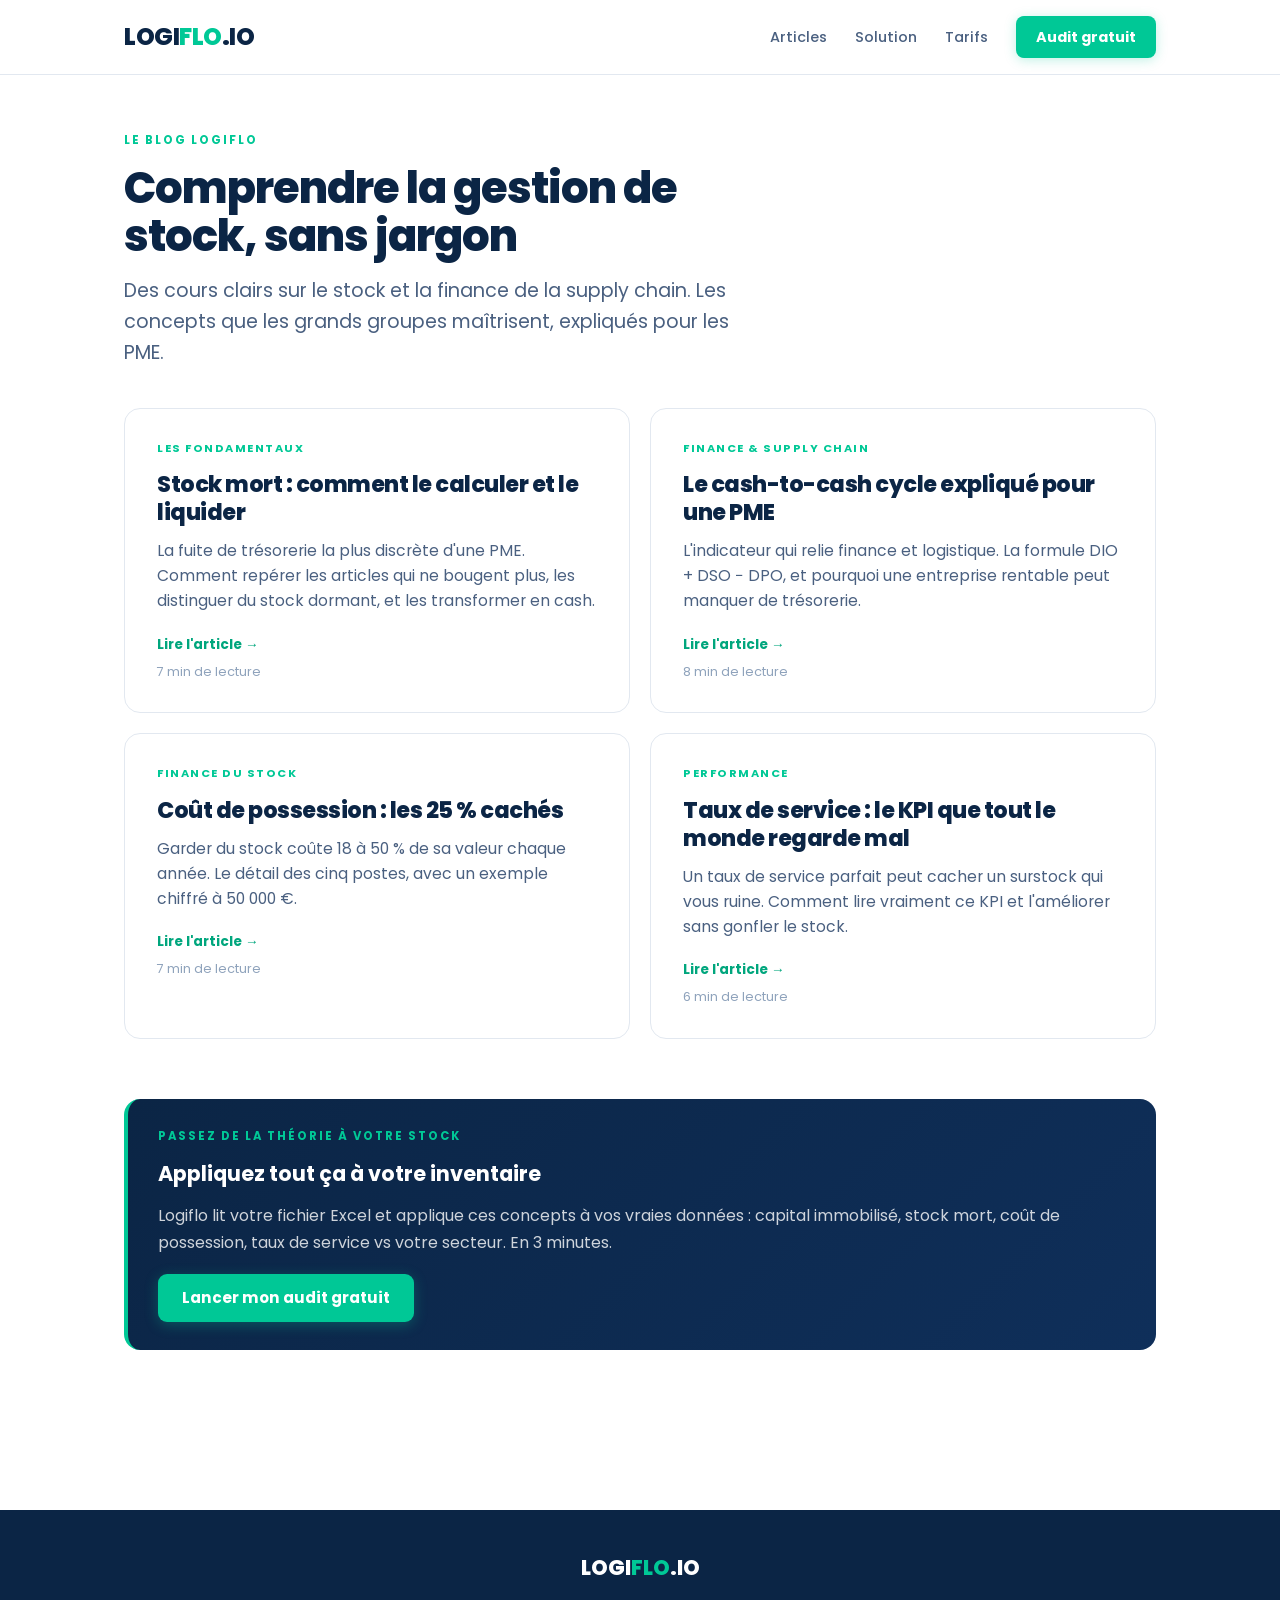
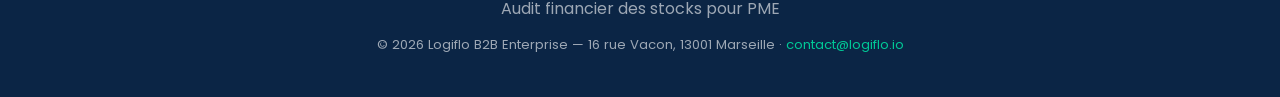
<file: articles/index.html>
<!DOCTYPE html>
<html lang="fr">
<head>
<meta charset="UTF-8">
<meta name="viewport" content="width=device-width, initial-scale=1.0">
<title>Articles — Comprendre la gestion de stock | Logiflo</title>
<meta name="description" content="Des cours clairs sur la gestion de stock et la finance de la supply chain : stock mort, cash-to-cash cycle, coût de possession, taux de service. Par Eric Loboué, fondateur de Logiflo.">
<meta name="keywords" content="gestion de stock, supply chain, cours logistique, stock mort, cash-to-cash, cout de possession, taux de service, PME">
<link rel="canonical" href="https://logiflo.io/articles/">
<meta property="og:type" content="website">
<meta property="og:title" content="Articles — Comprendre la gestion de stock | Logiflo">
<meta property="og:description" content="Des cours clairs sur la gestion de stock et la finance de la supply chain, pour dirigeants de PME.">
<meta property="og:url" content="https://logiflo.io/articles/">
<meta property="og:site_name" content="Logiflo.io">
<meta name="twitter:card" content="summary_large_image">
<link rel="preconnect" href="https://fonts.googleapis.com">
<link rel="preconnect" href="https://fonts.gstatic.com" crossorigin>
<link href="https://fonts.googleapis.com/css2?family=Poppins:wght@300;400;500;600;700;800;900&display=swap" rel="stylesheet">
<link rel="stylesheet" href="article.css">
<style>
  .list-hero {
    max-width: 1080px; margin: 0 auto; padding: 56px 24px 20px;
  }
  .list-hero .eyebrow {
    font-size: 0.72rem; font-weight: 700; letter-spacing: 2px;
    text-transform: uppercase; color: var(--teal); margin-bottom: 14px;
  }
  .list-hero h1 {
    font-family: 'Poppins', sans-serif; font-weight: 800;
    font-size: 2.7rem; color: var(--navy); letter-spacing: -1px;
    line-height: 1.1; margin-bottom: 16px; max-width: 680px;
  }
  .list-hero p { font-size: 1.2rem; color: var(--grey); max-width: 620px; line-height: 1.6; }
  .cards {
    max-width: 1080px; margin: 0 auto; padding: 20px 24px 40px;
    display: grid; grid-template-columns: 1fr 1fr; gap: 20px;
  }
  .card {
    display: block; text-decoration: none;
    background: white; border: 1px solid var(--border);
    border-radius: 16px; padding: 30px 32px;
    transition: transform .25s, box-shadow .25s, border-color .25s;
  }
  .card:hover {
    transform: translateY(-4px);
    box-shadow: 0 14px 40px rgba(11,37,69,0.10);
    border-color: var(--teal);
  }
  .card .c-eyebrow {
    font-size: 0.7rem; font-weight: 700; letter-spacing: 1.5px;
    text-transform: uppercase; color: var(--teal); margin-bottom: 12px;
  }
  .card h2 {
    font-family: 'Poppins', sans-serif; font-weight: 800;
    font-size: 1.4rem; color: var(--navy); line-height: 1.25;
    margin-bottom: 12px; letter-spacing: -0.5px;
  }
  .card p { color: var(--grey); font-size: 0.98rem; line-height: 1.6; margin-bottom: 16px; }
  .card .read {
    font-size: 0.85rem; font-weight: 700; color: var(--teal-dark);
    display: inline-flex; align-items: center; gap: 6px;
  }
  .card .meta { font-size: 0.8rem; color: var(--grey-light); margin-top: 4px; }
  @media (max-width: 720px) {
    .cards { grid-template-columns: 1fr; }
    .list-hero h1 { font-size: 2rem; }
    .list-hero p { font-size: 1.05rem; }
  }
</style>
</head>
<body>

<header class="site-header">
  <div class="header-inner">
    <a href="https://logiflo.io" class="logo">LOGI<span>FLO</span>.IO</a>
    <nav class="header-nav">
      <a href="/articles/">Articles</a>
      <a href="https://logiflo.io/#solution">Solution</a>
      <a href="https://logiflo.io/#pricing">Tarifs</a>
      <a href="https://app.logiflo.io" class="header-cta">Audit gratuit</a>
    </nav>
  </div>
</header>

<section class="list-hero">
  <div class="eyebrow">Le blog Logiflo</div>
  <h1>Comprendre la gestion de stock, sans jargon</h1>
  <p>Des cours clairs sur le stock et la finance de la supply chain. Les concepts que les grands groupes maîtrisent, expliqués pour les PME.</p>
</section>

<section class="cards">
  <a href="stock-mort/" class="card">
    <div class="c-eyebrow">Les fondamentaux</div>
    <h2>Stock mort : comment le calculer et le liquider</h2>
    <p>La fuite de trésorerie la plus discrète d'une PME. Comment repérer les articles qui ne bougent plus, les distinguer du stock dormant, et les transformer en cash.</p>
    <span class="read">Lire l'article →</span>
    <div class="meta">7 min de lecture</div>
  </a>

  <a href="cash-to-cash/" class="card">
    <div class="c-eyebrow">Finance &amp; supply chain</div>
    <h2>Le cash-to-cash cycle expliqué pour une PME</h2>
    <p>L'indicateur qui relie finance et logistique. La formule DIO + DSO − DPO, et pourquoi une entreprise rentable peut manquer de trésorerie.</p>
    <span class="read">Lire l'article →</span>
    <div class="meta">8 min de lecture</div>
  </a>

  <a href="cout-de-possession/" class="card">
    <div class="c-eyebrow">Finance du stock</div>
    <h2>Coût de possession : les 25 % cachés</h2>
    <p>Garder du stock coûte 18 à 50 % de sa valeur chaque année. Le détail des cinq postes, avec un exemple chiffré à 50 000 €.</p>
    <span class="read">Lire l'article →</span>
    <div class="meta">7 min de lecture</div>
  </a>

  <a href="taux-de-service/" class="card">
    <div class="c-eyebrow">Performance</div>
    <h2>Taux de service : le KPI que tout le monde regarde mal</h2>
    <p>Un taux de service parfait peut cacher un surstock qui vous ruine. Comment lire vraiment ce KPI et l'améliorer sans gonfler le stock.</p>
    <span class="read">Lire l'article →</span>
    <div class="meta">6 min de lecture</div>
  </a>
</section>

<div style="max-width:1080px;margin:0 auto;padding:0 24px 60px;">
  <div class="logiflo-box" style="margin-top:20px;">
    <div class="kicker">Passez de la théorie à votre stock</div>
    <h3>Appliquez tout ça à votre inventaire</h3>
    <p>Logiflo lit votre fichier Excel et applique ces concepts à vos vraies données : capital immobilisé, stock mort, coût de possession, taux de service vs votre secteur. En 3 minutes.</p>
    <a href="https://app.logiflo.io" class="btn">Lancer mon audit gratuit</a>
  </div>
</div>

<footer class="site-footer">
  <div class="logo-f">LOGI<span>FLO</span>.IO</div>
  <div>Audit financier des stocks pour PME</div>
  <div class="fine">© 2026 Logiflo B2B Enterprise — 16 rue Vacon, 13001 Marseille · <a href="mailto:contact@logiflo.io">contact@logiflo.io</a></div>
</footer>

</body>
</html>
</file>
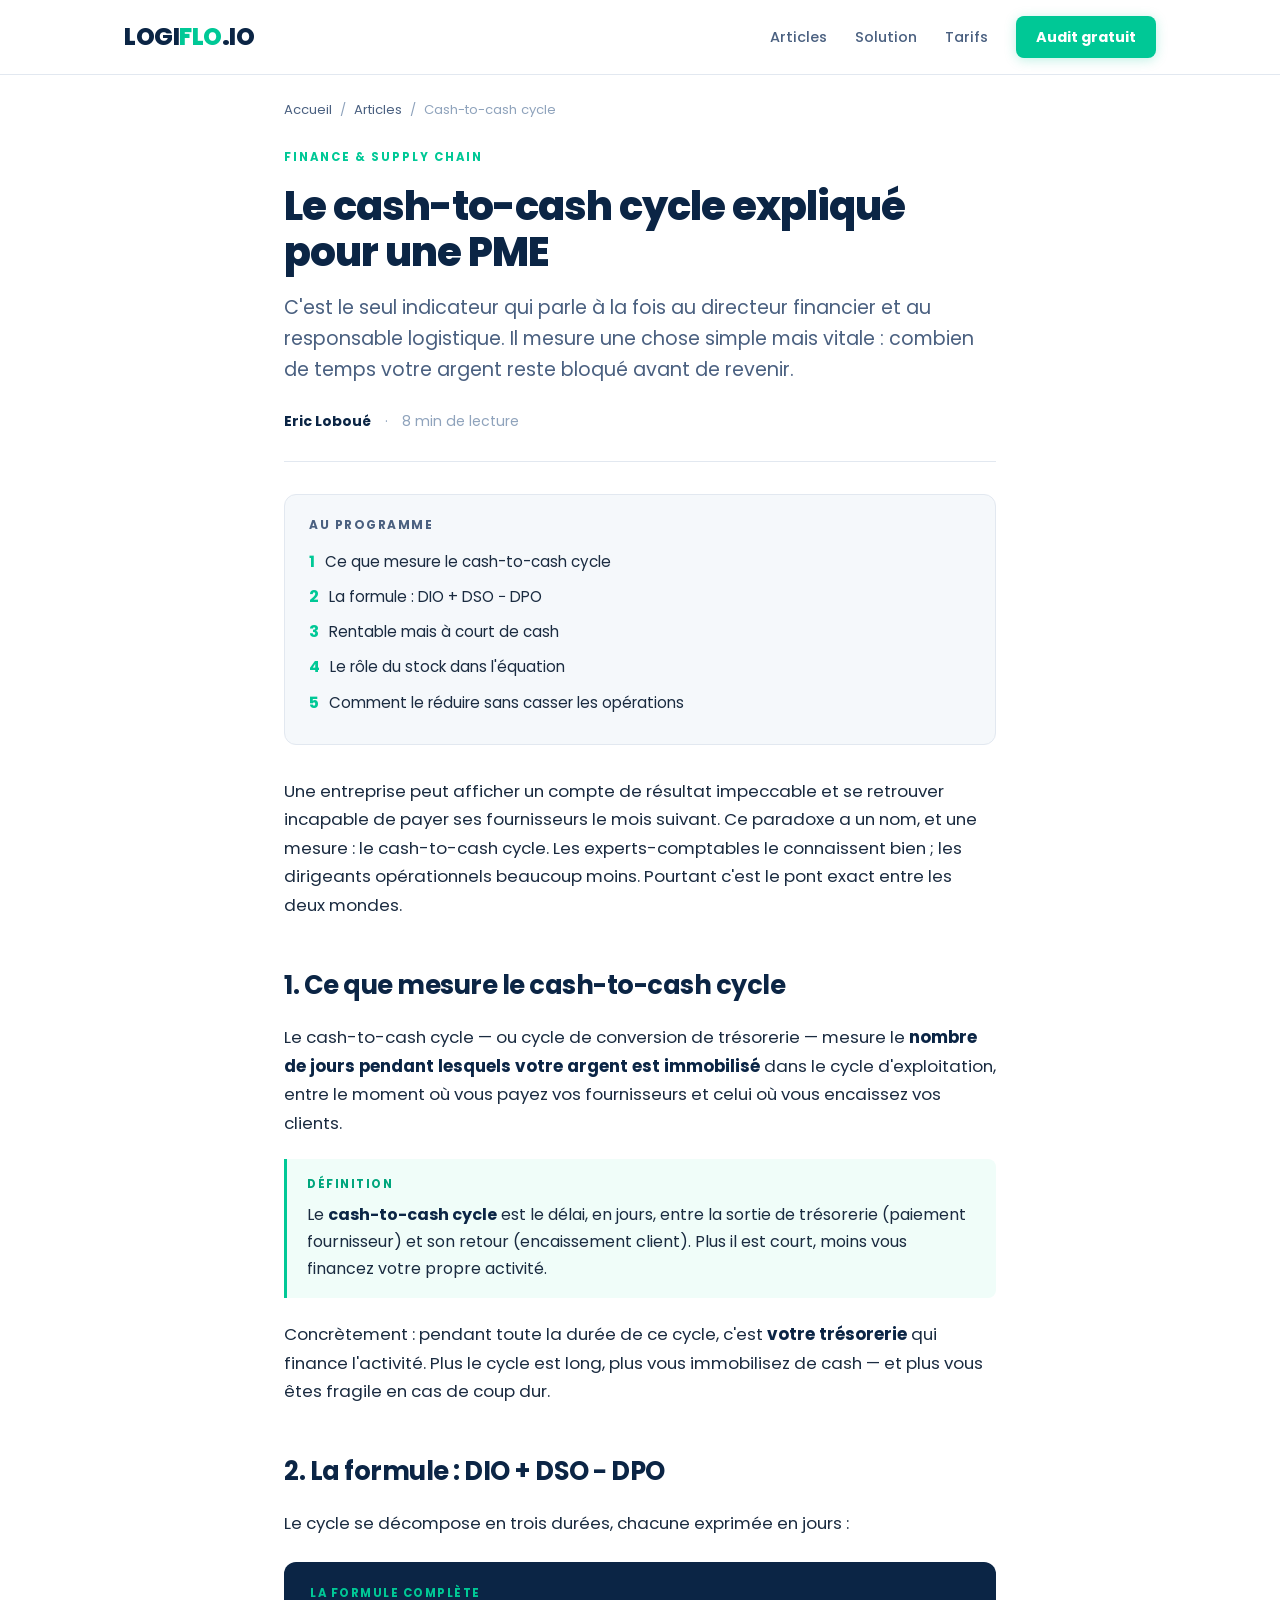
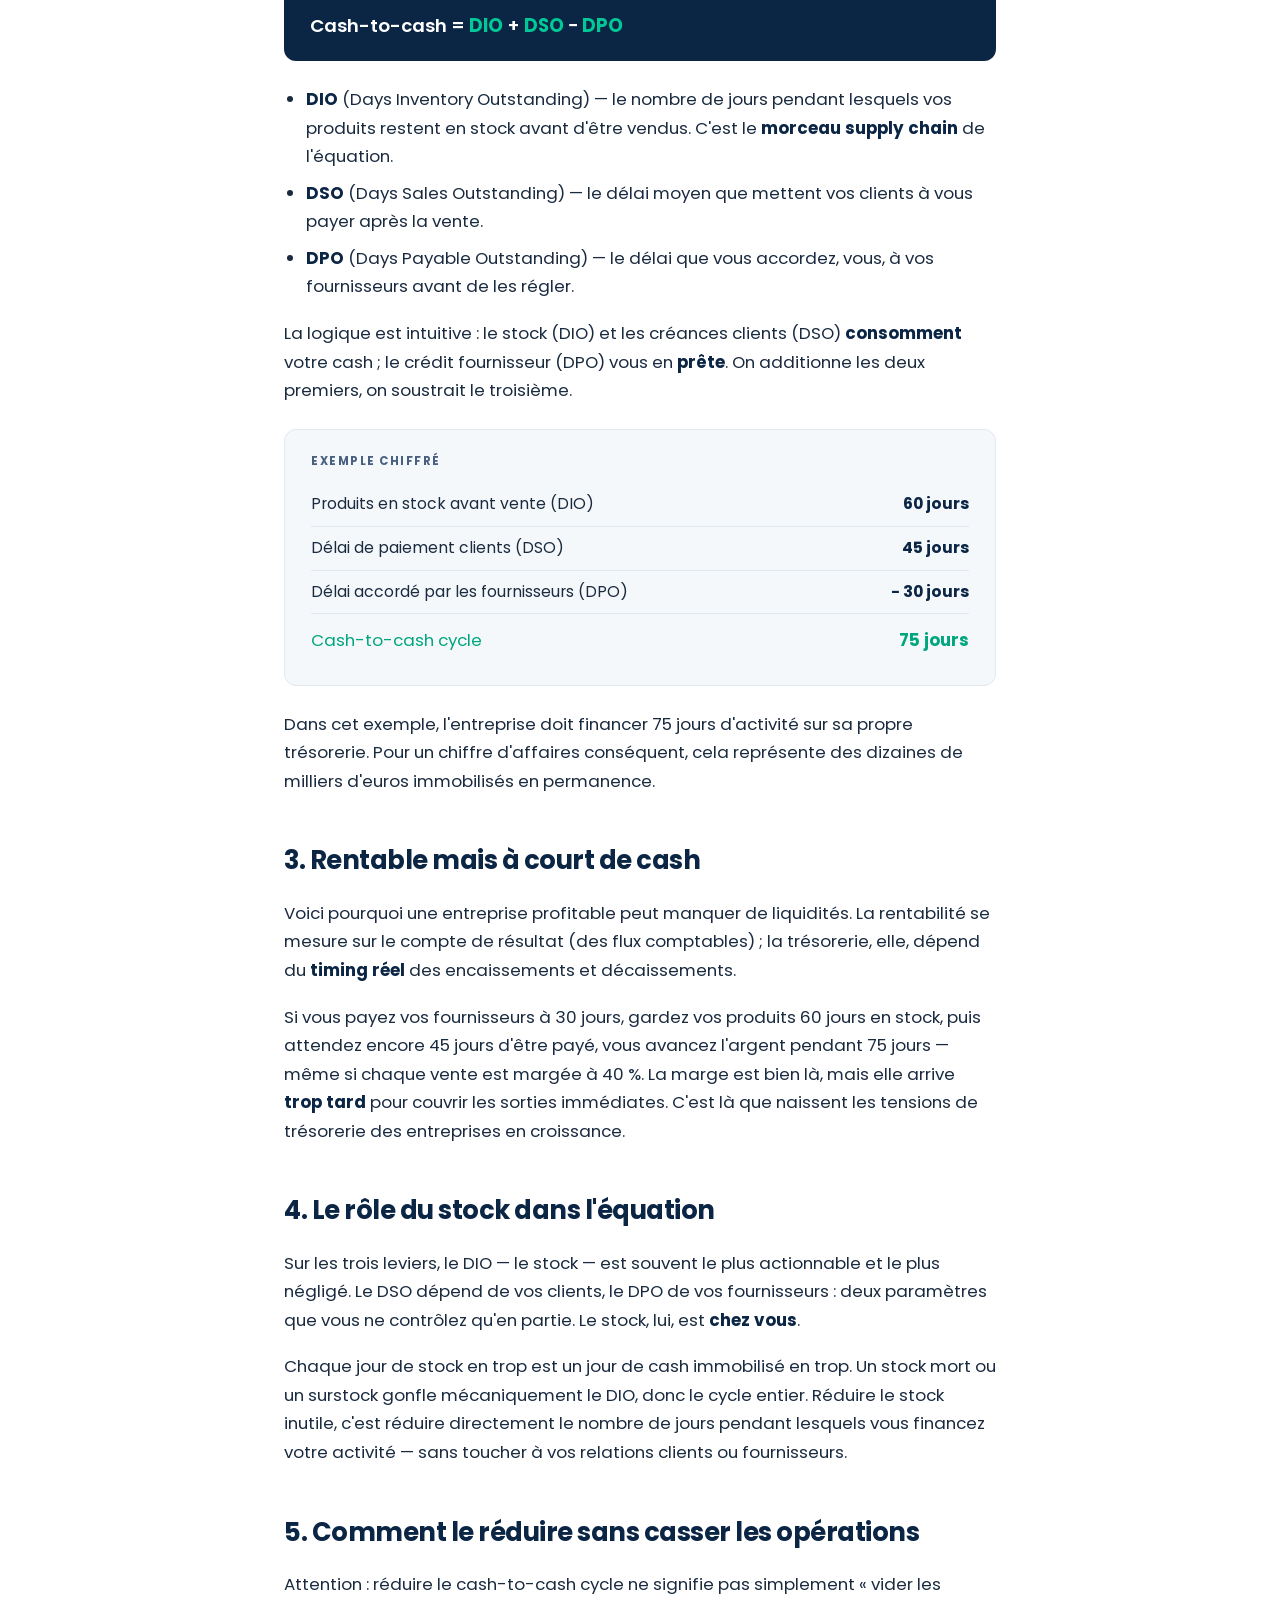
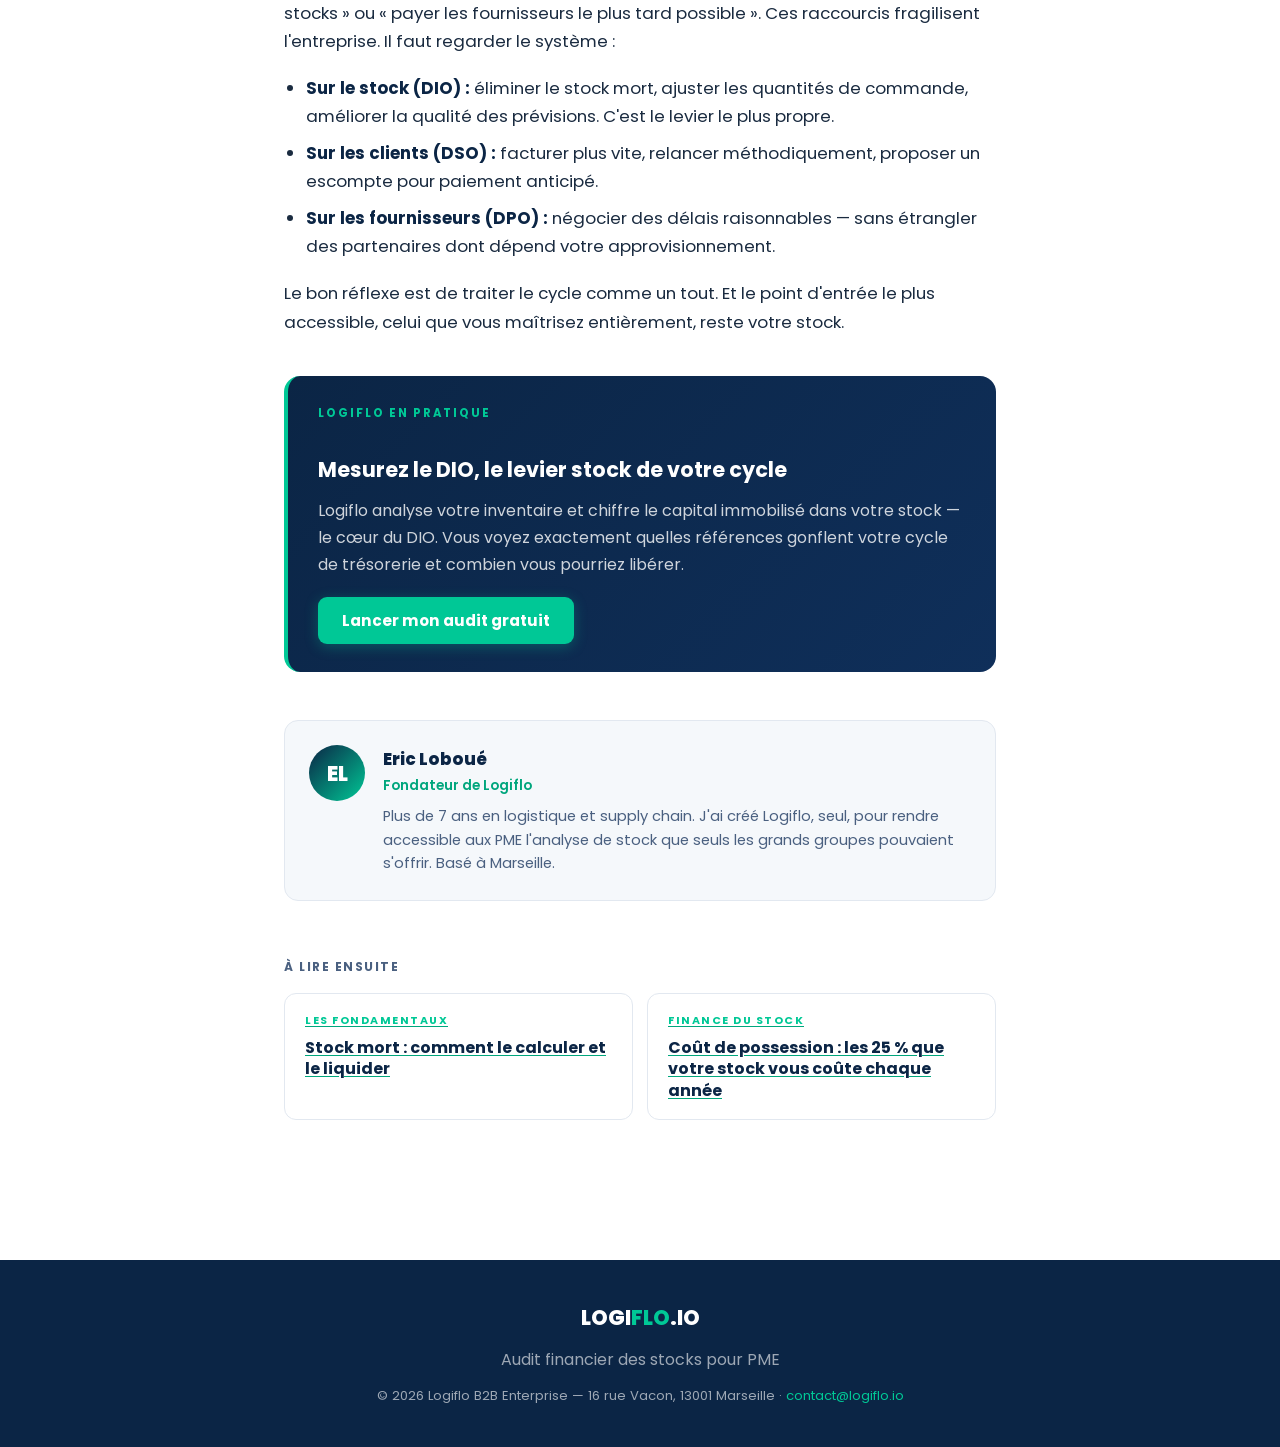
<file: articles/cash-to-cash/index.html>
<!DOCTYPE html>
<html lang="fr">
<head>
<meta charset="UTF-8">
<meta name="viewport" content="width=device-width, initial-scale=1.0">
<title>Le cash-to-cash cycle expliqué pour une PME | Logiflo</title>
<meta name="description" content="Le cash-to-cash cycle relie finance et supply chain. La formule DIO + DSO - DPO expliquée simplement, et pourquoi une entreprise rentable peut manquer de trésorerie.">
<meta name="keywords" content="cash-to-cash cycle, BFR, DIO, DSO, DPO, tresorerie, besoin en fonds de roulement, expert comptable, PME, supply chain">
<link rel="canonical" href="https://logiflo.io/articles/cash-to-cash/">
<meta property="og:type" content="article">
<meta property="og:title" content="Le cash-to-cash cycle expliqué pour une PME">
<meta property="og:description" content="La formule DIO + DSO - DPO expliquée simplement. Pourquoi une entreprise rentable peut manquer de cash.">
<meta property="og:url" content="https://logiflo.io/articles/cash-to-cash/">
<meta property="og:site_name" content="Logiflo.io">
<meta name="twitter:card" content="summary_large_image">
<meta name="author" content="Eric Loboue">
<link rel="preconnect" href="https://fonts.googleapis.com">
<link rel="preconnect" href="https://fonts.gstatic.com" crossorigin>
<link href="https://fonts.googleapis.com/css2?family=Poppins:wght@300;400;500;600;700;800;900&display=swap" rel="stylesheet">
<link rel="stylesheet" href="../article.css">
<script type="application/ld+json">
{
  "@context": "https://schema.org",
  "@type": "Article",
  "headline": "Le cash-to-cash cycle expliqué pour une PME",
  "description": "La formule DIO + DSO - DPO expliquée simplement, et pourquoi une entreprise rentable peut manquer de trésorerie.",
  "author": { "@type": "Person", "name": "Eric Loboue" },
  "publisher": { "@type": "Organization", "name": "Logiflo", "url": "https://logiflo.io" },
  "mainEntityOfPage": "https://logiflo.io/articles/cash-to-cash/",
  "datePublished": "2026-07-18"
}
</script>
</head>
<body>

<header class="site-header">
  <div class="header-inner">
    <a href="https://logiflo.io" class="logo">LOGI<span>FLO</span>.IO</a>
    <nav class="header-nav">
      <a href="https://logiflo.io/articles/">Articles</a>
      <a href="https://logiflo.io/#solution">Solution</a>
      <a href="https://logiflo.io/#pricing">Tarifs</a>
      <a href="https://app.logiflo.io" class="header-cta">Audit gratuit</a>
    </nav>
  </div>
</header>

<div class="breadcrumb">
  <a href="https://logiflo.io">Accueil</a> &nbsp;/&nbsp;
  <a href="https://logiflo.io/articles/">Articles</a> &nbsp;/&nbsp;
  Cash-to-cash cycle
</div>

<article class="article-wrap">
  <span class="article-eyebrow">Finance &amp; supply chain</span>
  <h1 class="article-title">Le cash-to-cash cycle expliqué pour une PME</h1>
  <p class="article-lead">C'est le seul indicateur qui parle à la fois au directeur financier et au responsable logistique. Il mesure une chose simple mais vitale : combien de temps votre argent reste bloqué avant de revenir.</p>
  <div class="article-meta">
    <span class="author">Eric Loboué</span>
    <span>·</span>
    <span>8 min de lecture</span>
  </div>

  <div class="toc">
    <div class="toc-title">Au programme</div>
    <ol>
      <li><a href="#quoi">Ce que mesure le cash-to-cash cycle</a></li>
      <li><a href="#formule">La formule : DIO + DSO − DPO</a></li>
      <li><a href="#paradoxe">Rentable mais à court de cash</a></li>
      <li><a href="#stock">Le rôle du stock dans l'équation</a></li>
      <li><a href="#reduire">Comment le réduire sans casser les opérations</a></li>
    </ol>
  </div>

  <div class="article-body">
    <p>Une entreprise peut afficher un compte de résultat impeccable et se retrouver incapable de payer ses fournisseurs le mois suivant. Ce paradoxe a un nom, et une mesure : le cash-to-cash cycle. Les experts-comptables le connaissent bien ; les dirigeants opérationnels beaucoup moins. Pourtant c'est le pont exact entre les deux mondes.</p>

    <h2 id="quoi">1. Ce que mesure le cash-to-cash cycle</h2>
    <p>Le cash-to-cash cycle — ou cycle de conversion de trésorerie — mesure le <strong>nombre de jours pendant lesquels votre argent est immobilisé</strong> dans le cycle d'exploitation, entre le moment où vous payez vos fournisseurs et celui où vous encaissez vos clients.</p>

    <div class="definition">
      <div class="label">Définition</div>
      <p>Le <strong>cash-to-cash cycle</strong> est le délai, en jours, entre la sortie de trésorerie (paiement fournisseur) et son retour (encaissement client). Plus il est court, moins vous financez votre propre activité.</p>
    </div>

    <p>Concrètement : pendant toute la durée de ce cycle, c'est <strong>votre trésorerie</strong> qui finance l'activité. Plus le cycle est long, plus vous immobilisez de cash — et plus vous êtes fragile en cas de coup dur.</p>

    <h2 id="formule">2. La formule : DIO + DSO − DPO</h2>
    <p>Le cycle se décompose en trois durées, chacune exprimée en jours :</p>

    <div class="formula">
      <div class="label">La formule complète</div>
      <div class="eq">Cash-to-cash = <b>DIO</b> + <b>DSO</b> − <b>DPO</b></div>
    </div>

    <ul>
      <li><strong>DIO</strong> (Days Inventory Outstanding) — le nombre de jours pendant lesquels vos produits restent en stock avant d'être vendus. C'est le <strong>morceau supply chain</strong> de l'équation.</li>
      <li><strong>DSO</strong> (Days Sales Outstanding) — le délai moyen que mettent vos clients à vous payer après la vente.</li>
      <li><strong>DPO</strong> (Days Payable Outstanding) — le délai que vous accordez, vous, à vos fournisseurs avant de les régler.</li>
    </ul>

    <p>La logique est intuitive : le stock (DIO) et les créances clients (DSO) <strong>consomment</strong> votre cash ; le crédit fournisseur (DPO) vous en <strong>prête</strong>. On additionne les deux premiers, on soustrait le troisième.</p>

    <div class="example">
      <div class="label">Exemple chiffré</div>
      <table>
        <tr><td>Produits en stock avant vente (DIO)</td><td>60 jours</td></tr>
        <tr><td>Délai de paiement clients (DSO)</td><td>45 jours</td></tr>
        <tr><td>Délai accordé par les fournisseurs (DPO)</td><td>− 30 jours</td></tr>
        <tr class="total"><td>Cash-to-cash cycle</td><td>75 jours</td></tr>
      </table>
    </div>

    <p>Dans cet exemple, l'entreprise doit financer 75 jours d'activité sur sa propre trésorerie. Pour un chiffre d'affaires conséquent, cela représente des dizaines de milliers d'euros immobilisés en permanence.</p>

    <h2 id="paradoxe">3. Rentable mais à court de cash</h2>
    <p>Voici pourquoi une entreprise profitable peut manquer de liquidités. La rentabilité se mesure sur le compte de résultat (des flux comptables) ; la trésorerie, elle, dépend du <strong>timing réel</strong> des encaissements et décaissements.</p>
    <p>Si vous payez vos fournisseurs à 30 jours, gardez vos produits 60 jours en stock, puis attendez encore 45 jours d'être payé, vous avancez l'argent pendant 75 jours — même si chaque vente est margée à 40 %. La marge est bien là, mais elle arrive <strong>trop tard</strong> pour couvrir les sorties immédiates. C'est là que naissent les tensions de trésorerie des entreprises en croissance.</p>

    <h2 id="stock">4. Le rôle du stock dans l'équation</h2>
    <p>Sur les trois leviers, le DIO — le stock — est souvent le plus actionnable et le plus négligé. Le DSO dépend de vos clients, le DPO de vos fournisseurs : deux paramètres que vous ne contrôlez qu'en partie. Le stock, lui, est <strong>chez vous</strong>.</p>
    <p>Chaque jour de stock en trop est un jour de cash immobilisé en trop. Un stock mort ou un surstock gonfle mécaniquement le DIO, donc le cycle entier. Réduire le stock inutile, c'est réduire directement le nombre de jours pendant lesquels vous financez votre activité — sans toucher à vos relations clients ou fournisseurs.</p>

    <h2 id="reduire">5. Comment le réduire sans casser les opérations</h2>
    <p>Attention : réduire le cash-to-cash cycle ne signifie pas simplement « vider les stocks » ou « payer les fournisseurs le plus tard possible ». Ces raccourcis fragilisent l'entreprise. Il faut regarder le système :</p>
    <ul>
      <li><strong>Sur le stock (DIO) :</strong> éliminer le stock mort, ajuster les quantités de commande, améliorer la qualité des prévisions. C'est le levier le plus propre.</li>
      <li><strong>Sur les clients (DSO) :</strong> facturer plus vite, relancer méthodiquement, proposer un escompte pour paiement anticipé.</li>
      <li><strong>Sur les fournisseurs (DPO) :</strong> négocier des délais raisonnables — sans étrangler des partenaires dont dépend votre approvisionnement.</li>
    </ul>
    <p>Le bon réflexe est de traiter le cycle comme un tout. Et le point d'entrée le plus accessible, celui que vous maîtrisez entièrement, reste votre stock.</p>

    <div class="logiflo-box">
      <div class="kicker">Logiflo en pratique</div>
      <h3>Mesurez le DIO, le levier stock de votre cycle</h3>
      <p>Logiflo analyse votre inventaire et chiffre le capital immobilisé dans votre stock — le cœur du DIO. Vous voyez exactement quelles références gonflent votre cycle de trésorerie et combien vous pourriez libérer.</p>
      <a href="https://app.logiflo.io" class="btn">Lancer mon audit gratuit</a>
    </div>

    <div class="author-bio">
      <div class="author-avatar">EL</div>
      <div>
        <div class="name">Eric Loboué</div>
        <div class="role">Fondateur de Logiflo</div>
        <div class="desc">Plus de 7 ans en logistique et supply chain. J'ai créé Logiflo, seul, pour rendre accessible aux PME l'analyse de stock que seuls les grands groupes pouvaient s'offrir. Basé à Marseille.</div>
      </div>
    </div>

    <div class="related">
      <div class="related-title">À lire ensuite</div>
      <div class="related-grid">
        <a href="../stock-mort/" class="related-card">
          <div class="rc-eyebrow">Les fondamentaux</div>
          <div class="rc-title">Stock mort : comment le calculer et le liquider</div>
        </a>
        <a href="../cout-de-possession/" class="related-card">
          <div class="rc-eyebrow">Finance du stock</div>
          <div class="rc-title">Coût de possession : les 25 % que votre stock vous coûte chaque année</div>
        </a>
      </div>
    </div>
  </div>
</article>

<footer class="site-footer">
  <div class="logo-f">LOGI<span>FLO</span>.IO</div>
  <div>Audit financier des stocks pour PME</div>
  <div class="fine">© 2026 Logiflo B2B Enterprise — 16 rue Vacon, 13001 Marseille · <a href="mailto:contact@logiflo.io">contact@logiflo.io</a></div>
</footer>

<script>
  const io = new IntersectionObserver((entries) => {
    entries.forEach(e => { if (e.isIntersecting) e.target.classList.add('visible'); });
  }, { threshold: 0.1 });
  document.querySelectorAll('.article-body h2, .formula, .definition, .example, .logiflo-box').forEach(el => {
    el.classList.add('reveal'); io.observe(el);
  });
</script>

</body>
</html>
</file>
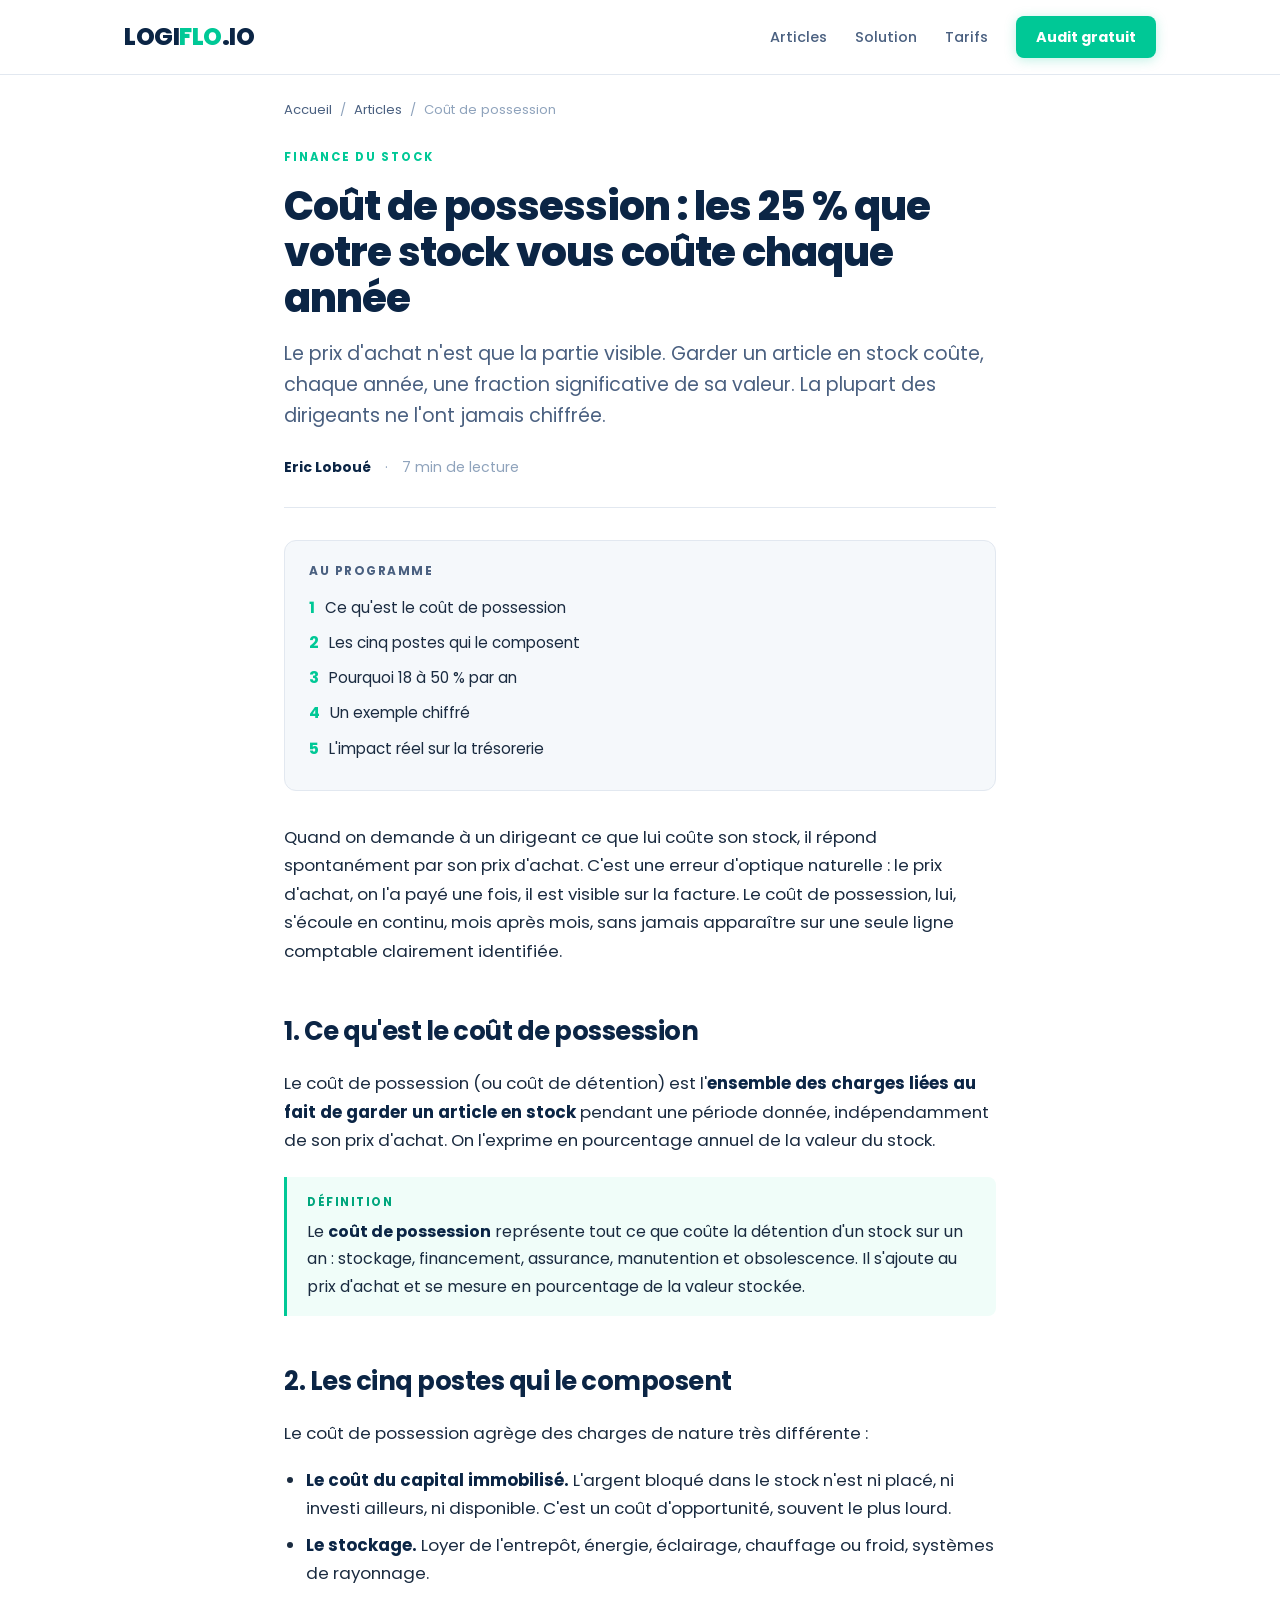
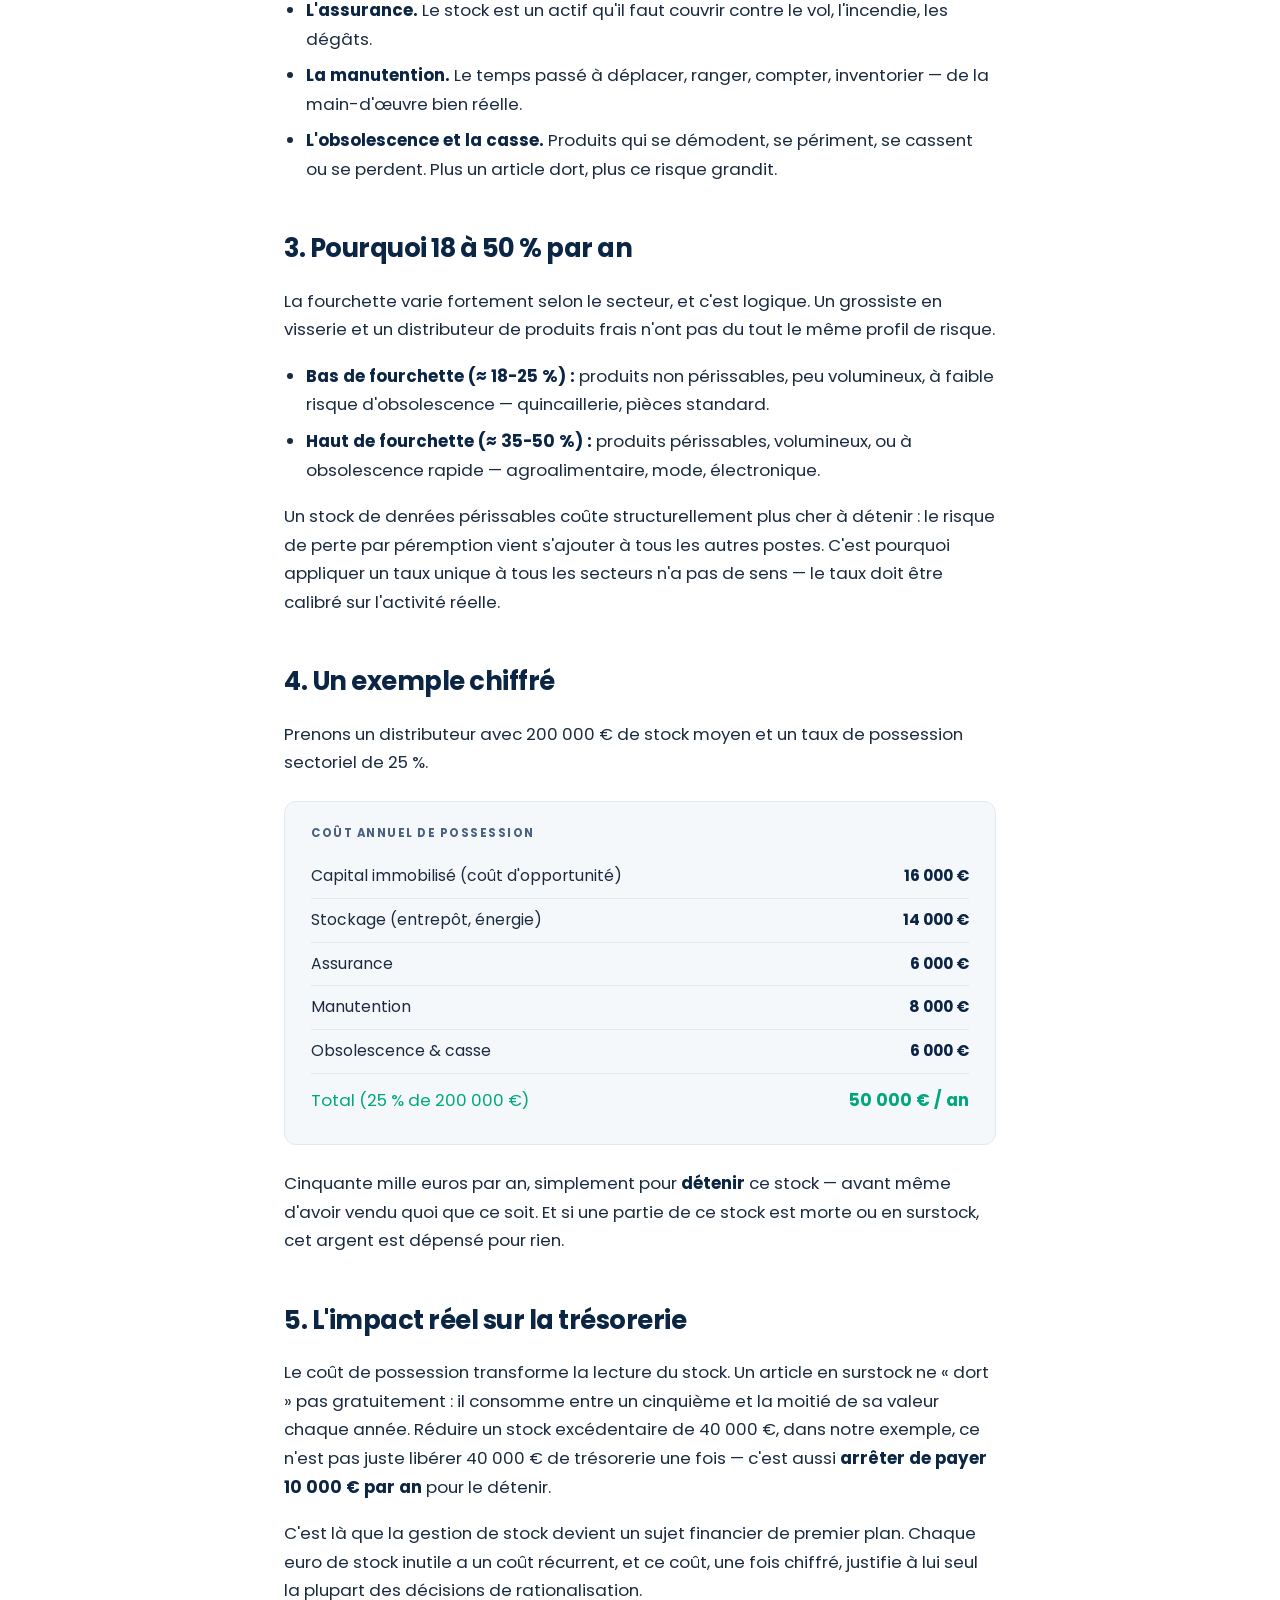
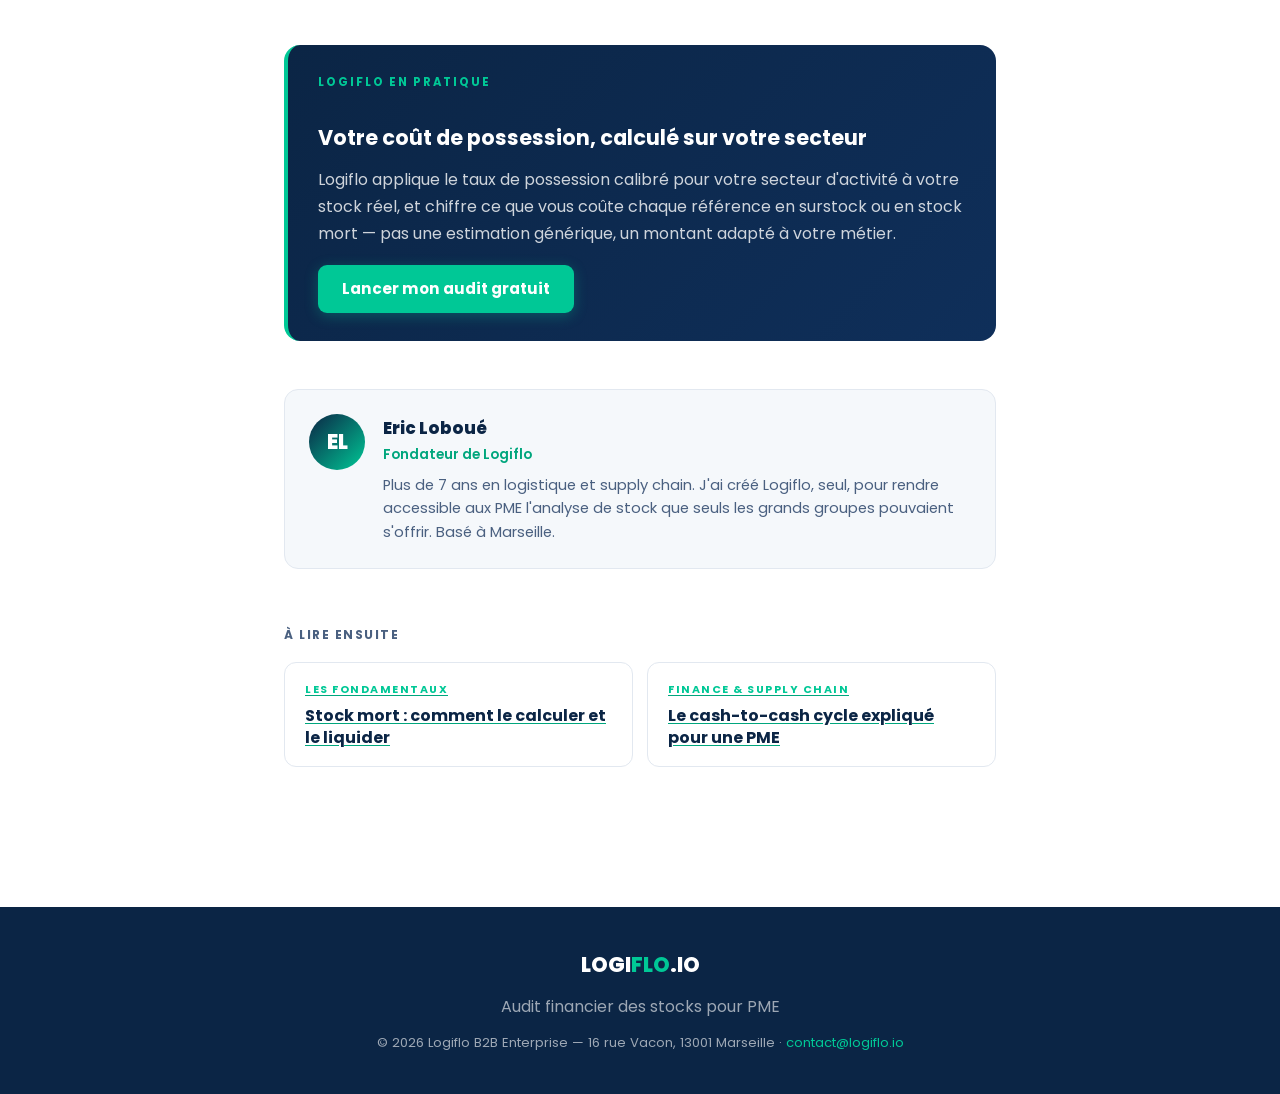
<file: articles/cout-de-possession/index.html>
<!DOCTYPE html>
<html lang="fr">
<head>
<meta charset="UTF-8">
<meta name="viewport" content="width=device-width, initial-scale=1.0">
<title>Coût de possession du stock : les 25 % cachés | Logiflo</title>
<meta name="description" content="Garder du stock coûte entre 18 et 50 % de sa valeur chaque année. Stockage, assurance, obsolescence, capital immobilisé : le détail du coût de possession, avec un exemple chiffré.">
<meta name="keywords" content="cout de possession, cout de detention stock, taux de possession, obsolescence, capital immobilise, gestion stock, PME">
<link rel="canonical" href="https://logiflo.io/articles/cout-de-possession/">
<meta property="og:type" content="article">
<meta property="og:title" content="Coût de possession du stock : les 25 % cachés">
<meta property="og:description" content="Garder du stock coûte 18 à 50 % de sa valeur par an. Le détail, avec un exemple chiffré.">
<meta property="og:url" content="https://logiflo.io/articles/cout-de-possession/">
<meta property="og:site_name" content="Logiflo.io">
<meta name="twitter:card" content="summary_large_image">
<meta name="author" content="Eric Loboue">
<link rel="preconnect" href="https://fonts.googleapis.com">
<link rel="preconnect" href="https://fonts.gstatic.com" crossorigin>
<link href="https://fonts.googleapis.com/css2?family=Poppins:wght@300;400;500;600;700;800;900&display=swap" rel="stylesheet">
<link rel="stylesheet" href="../article.css">
<script type="application/ld+json">
{
  "@context": "https://schema.org",
  "@type": "Article",
  "headline": "Coût de possession du stock : les 25 % cachés",
  "description": "Garder du stock coûte entre 18 et 50 % de sa valeur chaque année. Le détail du coût de possession avec un exemple chiffré.",
  "author": { "@type": "Person", "name": "Eric Loboue" },
  "publisher": { "@type": "Organization", "name": "Logiflo", "url": "https://logiflo.io" },
  "mainEntityOfPage": "https://logiflo.io/articles/cout-de-possession/",
  "datePublished": "2026-07-18"
}
</script>
</head>
<body>

<header class="site-header">
  <div class="header-inner">
    <a href="https://logiflo.io" class="logo">LOGI<span>FLO</span>.IO</a>
    <nav class="header-nav">
      <a href="https://logiflo.io/articles/">Articles</a>
      <a href="https://logiflo.io/#solution">Solution</a>
      <a href="https://logiflo.io/#pricing">Tarifs</a>
      <a href="https://app.logiflo.io" class="header-cta">Audit gratuit</a>
    </nav>
  </div>
</header>

<div class="breadcrumb">
  <a href="https://logiflo.io">Accueil</a> &nbsp;/&nbsp;
  <a href="https://logiflo.io/articles/">Articles</a> &nbsp;/&nbsp;
  Coût de possession
</div>

<article class="article-wrap">
  <span class="article-eyebrow">Finance du stock</span>
  <h1 class="article-title">Coût de possession : les 25 % que votre stock vous coûte chaque année</h1>
  <p class="article-lead">Le prix d'achat n'est que la partie visible. Garder un article en stock coûte, chaque année, une fraction significative de sa valeur. La plupart des dirigeants ne l'ont jamais chiffrée.</p>
  <div class="article-meta">
    <span class="author">Eric Loboué</span>
    <span>·</span>
    <span>7 min de lecture</span>
  </div>

  <div class="toc">
    <div class="toc-title">Au programme</div>
    <ol>
      <li><a href="#quoi">Ce qu'est le coût de possession</a></li>
      <li><a href="#composantes">Les cinq postes qui le composent</a></li>
      <li><a href="#taux">Pourquoi 18 à 50 % par an</a></li>
      <li><a href="#exemple">Un exemple chiffré</a></li>
      <li><a href="#tresorerie">L'impact réel sur la trésorerie</a></li>
    </ol>
  </div>

  <div class="article-body">
    <p>Quand on demande à un dirigeant ce que lui coûte son stock, il répond spontanément par son prix d'achat. C'est une erreur d'optique naturelle : le prix d'achat, on l'a payé une fois, il est visible sur la facture. Le coût de possession, lui, s'écoule en continu, mois après mois, sans jamais apparaître sur une seule ligne comptable clairement identifiée.</p>

    <h2 id="quoi">1. Ce qu'est le coût de possession</h2>
    <p>Le coût de possession (ou coût de détention) est l'<strong>ensemble des charges liées au fait de garder un article en stock</strong> pendant une période donnée, indépendamment de son prix d'achat. On l'exprime en pourcentage annuel de la valeur du stock.</p>

    <div class="definition">
      <div class="label">Définition</div>
      <p>Le <strong>coût de possession</strong> représente tout ce que coûte la détention d'un stock sur un an : stockage, financement, assurance, manutention et obsolescence. Il s'ajoute au prix d'achat et se mesure en pourcentage de la valeur stockée.</p>
    </div>

    <h2 id="composantes">2. Les cinq postes qui le composent</h2>
    <p>Le coût de possession agrège des charges de nature très différente :</p>
    <ul>
      <li><strong>Le coût du capital immobilisé.</strong> L'argent bloqué dans le stock n'est ni placé, ni investi ailleurs, ni disponible. C'est un coût d'opportunité, souvent le plus lourd.</li>
      <li><strong>Le stockage.</strong> Loyer de l'entrepôt, énergie, éclairage, chauffage ou froid, systèmes de rayonnage.</li>
      <li><strong>L'assurance.</strong> Le stock est un actif qu'il faut couvrir contre le vol, l'incendie, les dégâts.</li>
      <li><strong>La manutention.</strong> Le temps passé à déplacer, ranger, compter, inventorier — de la main-d'œuvre bien réelle.</li>
      <li><strong>L'obsolescence et la casse.</strong> Produits qui se démodent, se périment, se cassent ou se perdent. Plus un article dort, plus ce risque grandit.</li>
    </ul>

    <h2 id="taux">3. Pourquoi 18 à 50 % par an</h2>
    <p>La fourchette varie fortement selon le secteur, et c'est logique. Un grossiste en visserie et un distributeur de produits frais n'ont pas du tout le même profil de risque.</p>
    <ul>
      <li><strong>Bas de fourchette (≈ 18-25 %) :</strong> produits non périssables, peu volumineux, à faible risque d'obsolescence — quincaillerie, pièces standard.</li>
      <li><strong>Haut de fourchette (≈ 35-50 %) :</strong> produits périssables, volumineux, ou à obsolescence rapide — agroalimentaire, mode, électronique.</li>
    </ul>
    <p>Un stock de denrées périssables coûte structurellement plus cher à détenir : le risque de perte par péremption vient s'ajouter à tous les autres postes. C'est pourquoi appliquer un taux unique à tous les secteurs n'a pas de sens — le taux doit être calibré sur l'activité réelle.</p>

    <h2 id="exemple">4. Un exemple chiffré</h2>
    <p>Prenons un distributeur avec 200 000 € de stock moyen et un taux de possession sectoriel de 25 %.</p>

    <div class="example">
      <div class="label">Coût annuel de possession</div>
      <table>
        <tr><td>Capital immobilisé (coût d'opportunité)</td><td>16 000 €</td></tr>
        <tr><td>Stockage (entrepôt, énergie)</td><td>14 000 €</td></tr>
        <tr><td>Assurance</td><td>6 000 €</td></tr>
        <tr><td>Manutention</td><td>8 000 €</td></tr>
        <tr><td>Obsolescence &amp; casse</td><td>6 000 €</td></tr>
        <tr class="total"><td>Total (25 % de 200 000 €)</td><td>50 000 € / an</td></tr>
      </table>
    </div>

    <p>Cinquante mille euros par an, simplement pour <strong>détenir</strong> ce stock — avant même d'avoir vendu quoi que ce soit. Et si une partie de ce stock est morte ou en surstock, cet argent est dépensé pour rien.</p>

    <h2 id="tresorerie">5. L'impact réel sur la trésorerie</h2>
    <p>Le coût de possession transforme la lecture du stock. Un article en surstock ne « dort » pas gratuitement : il consomme entre un cinquième et la moitié de sa valeur chaque année. Réduire un stock excédentaire de 40 000 €, dans notre exemple, ce n'est pas juste libérer 40 000 € de trésorerie une fois — c'est aussi <strong>arrêter de payer 10 000 € par an</strong> pour le détenir.</p>
    <p>C'est là que la gestion de stock devient un sujet financier de premier plan. Chaque euro de stock inutile a un coût récurrent, et ce coût, une fois chiffré, justifie à lui seul la plupart des décisions de rationalisation.</p>

    <div class="logiflo-box">
      <div class="kicker">Logiflo en pratique</div>
      <h3>Votre coût de possession, calculé sur votre secteur</h3>
      <p>Logiflo applique le taux de possession calibré pour votre secteur d'activité à votre stock réel, et chiffre ce que vous coûte chaque référence en surstock ou en stock mort — pas une estimation générique, un montant adapté à votre métier.</p>
      <a href="https://app.logiflo.io" class="btn">Lancer mon audit gratuit</a>
    </div>

    <div class="author-bio">
      <div class="author-avatar">EL</div>
      <div>
        <div class="name">Eric Loboué</div>
        <div class="role">Fondateur de Logiflo</div>
        <div class="desc">Plus de 7 ans en logistique et supply chain. J'ai créé Logiflo, seul, pour rendre accessible aux PME l'analyse de stock que seuls les grands groupes pouvaient s'offrir. Basé à Marseille.</div>
      </div>
    </div>

    <div class="related">
      <div class="related-title">À lire ensuite</div>
      <div class="related-grid">
        <a href="../stock-mort/" class="related-card">
          <div class="rc-eyebrow">Les fondamentaux</div>
          <div class="rc-title">Stock mort : comment le calculer et le liquider</div>
        </a>
        <a href="../cash-to-cash/" class="related-card">
          <div class="rc-eyebrow">Finance &amp; supply chain</div>
          <div class="rc-title">Le cash-to-cash cycle expliqué pour une PME</div>
        </a>
      </div>
    </div>
  </div>
</article>

<footer class="site-footer">
  <div class="logo-f">LOGI<span>FLO</span>.IO</div>
  <div>Audit financier des stocks pour PME</div>
  <div class="fine">© 2026 Logiflo B2B Enterprise — 16 rue Vacon, 13001 Marseille · <a href="mailto:contact@logiflo.io">contact@logiflo.io</a></div>
</footer>

<script>
  const io = new IntersectionObserver((entries) => {
    entries.forEach(e => { if (e.isIntersecting) e.target.classList.add('visible'); });
  }, { threshold: 0.1 });
  document.querySelectorAll('.article-body h2, .formula, .definition, .example, .logiflo-box').forEach(el => {
    el.classList.add('reveal'); io.observe(el);
  });
</script>

</body>
</html>
</file>
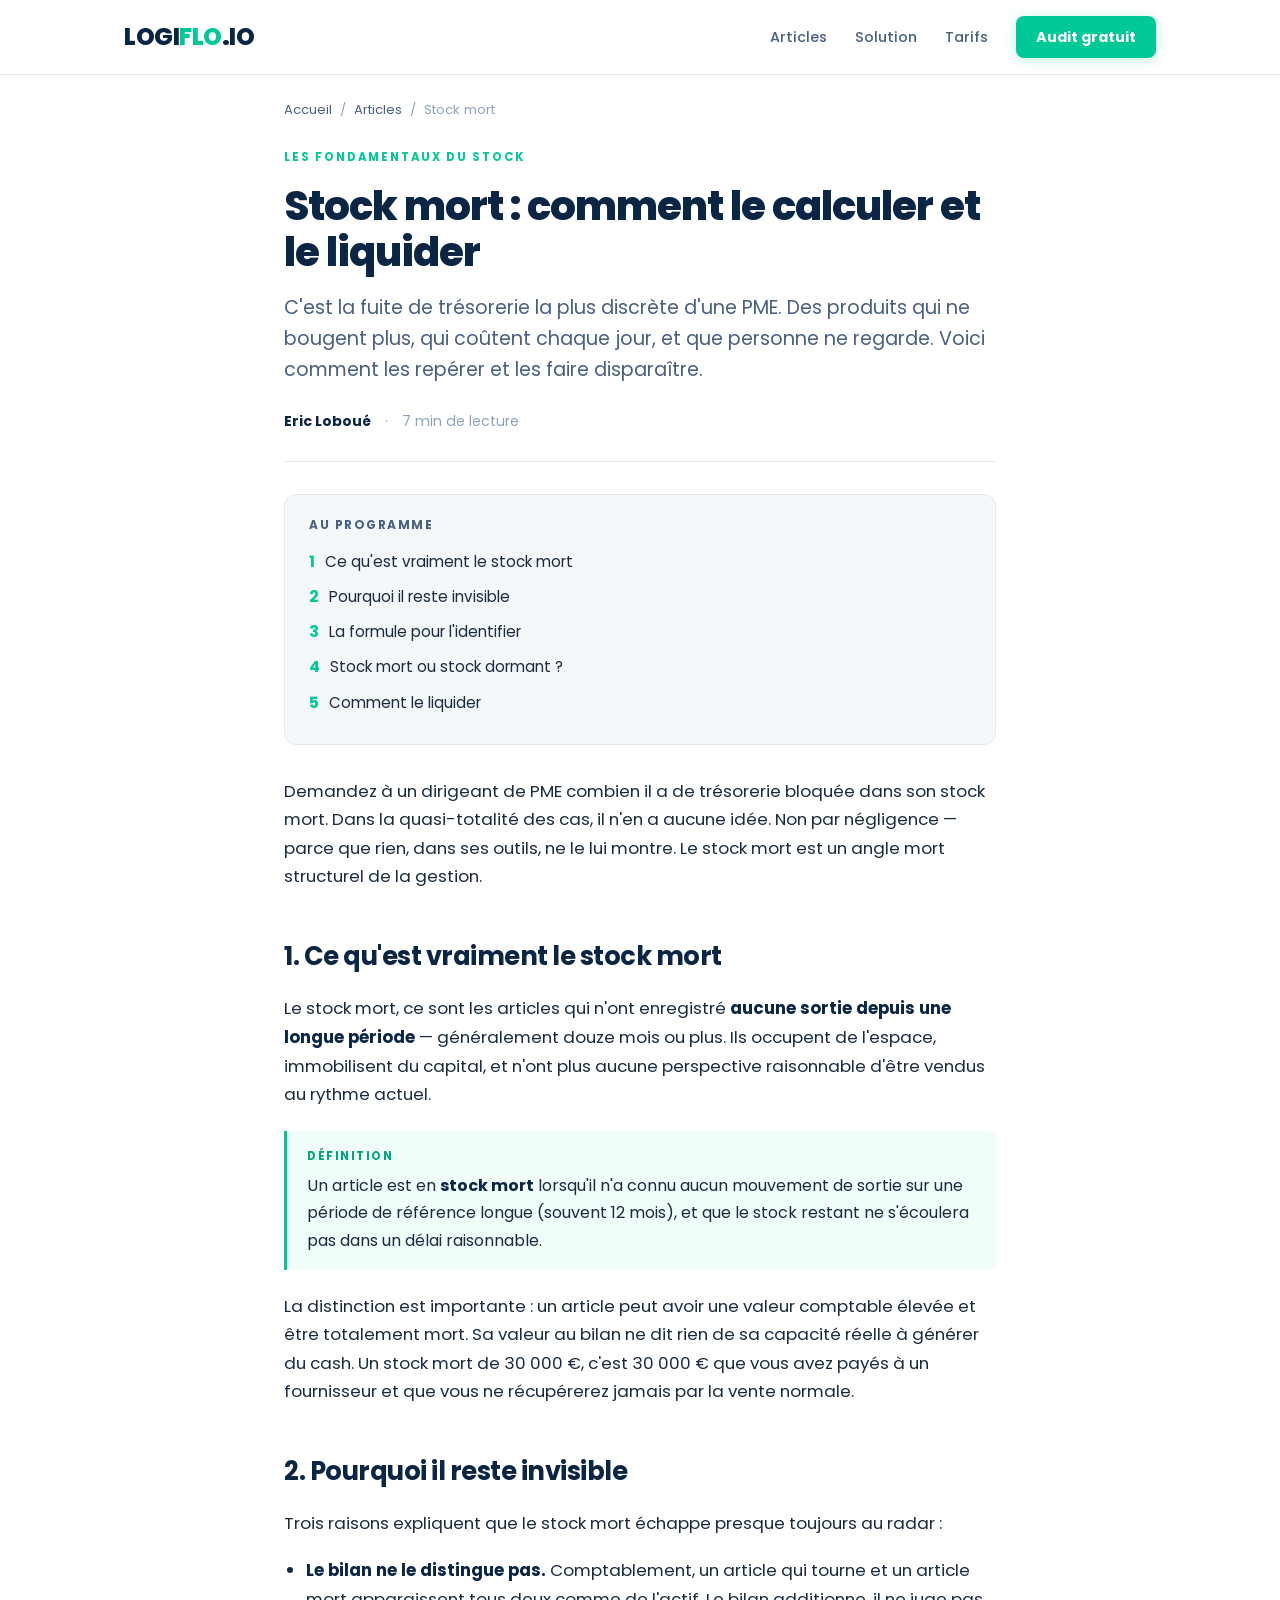
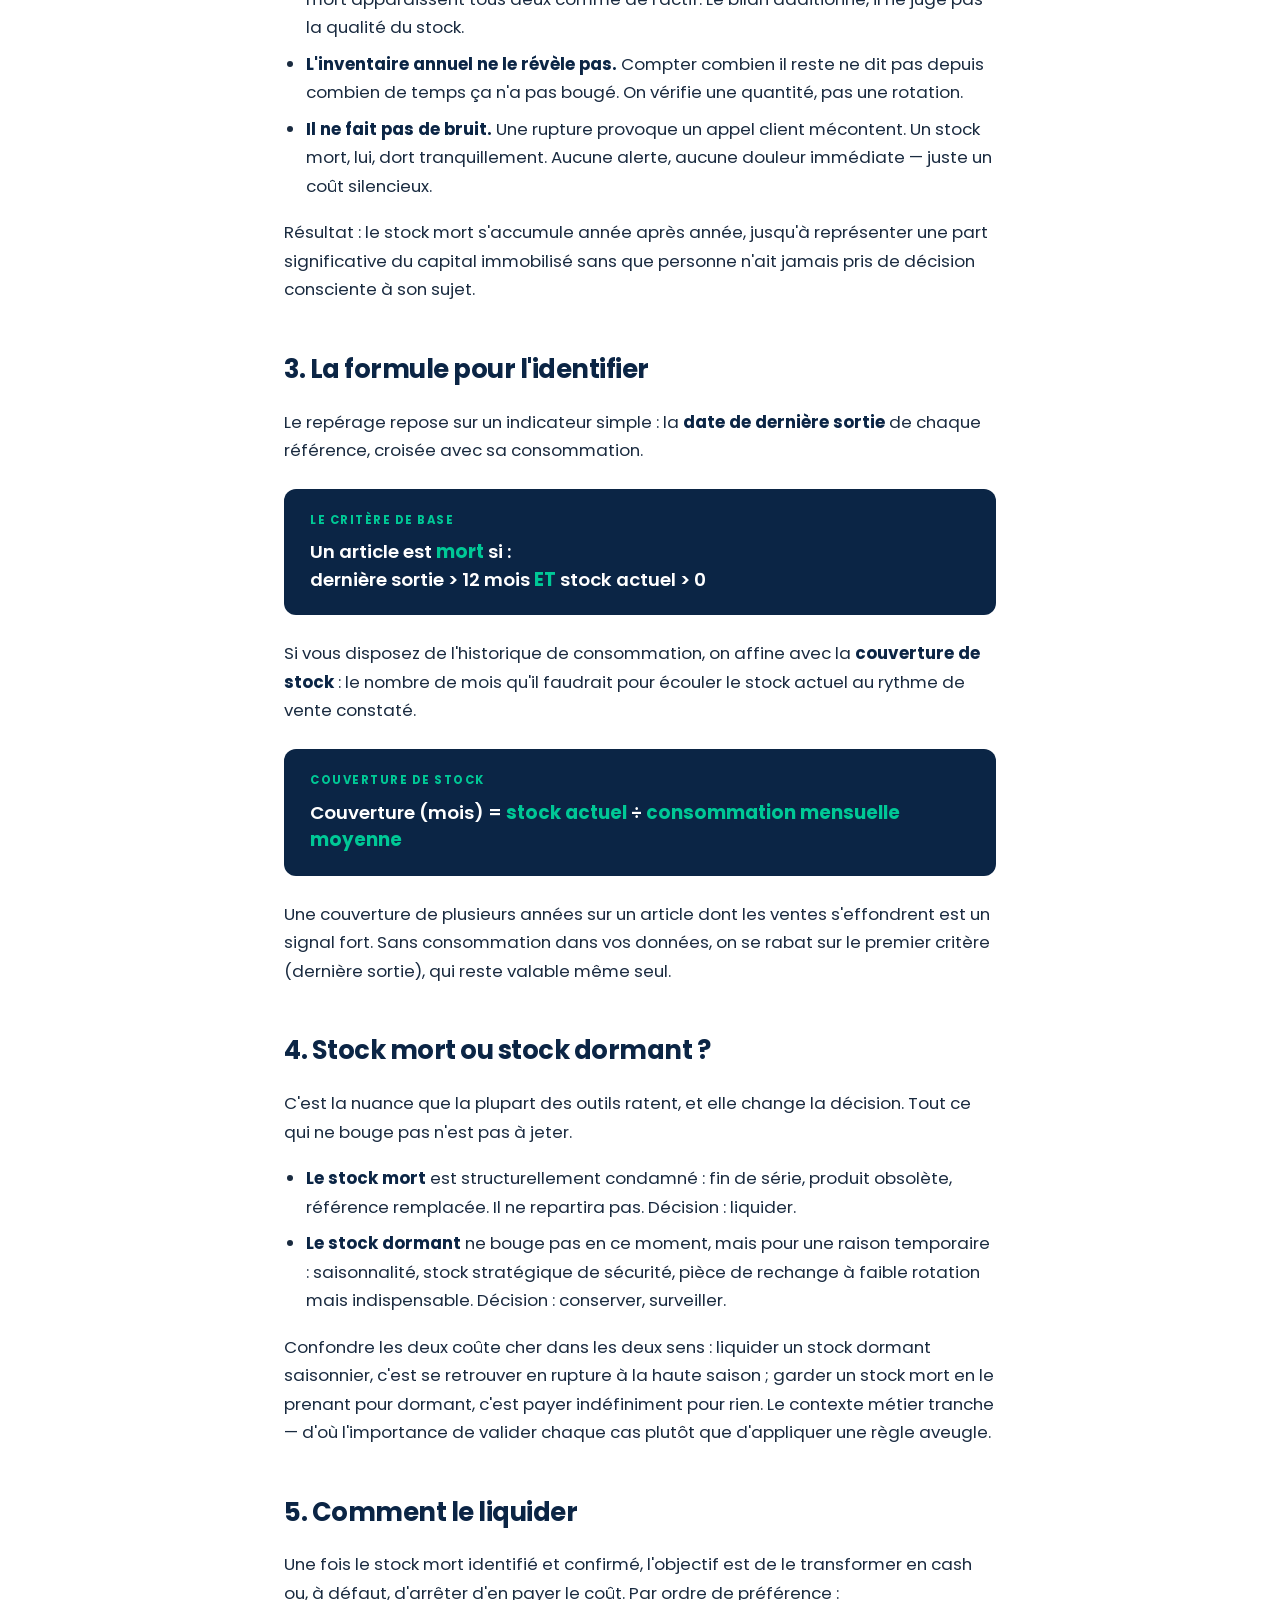
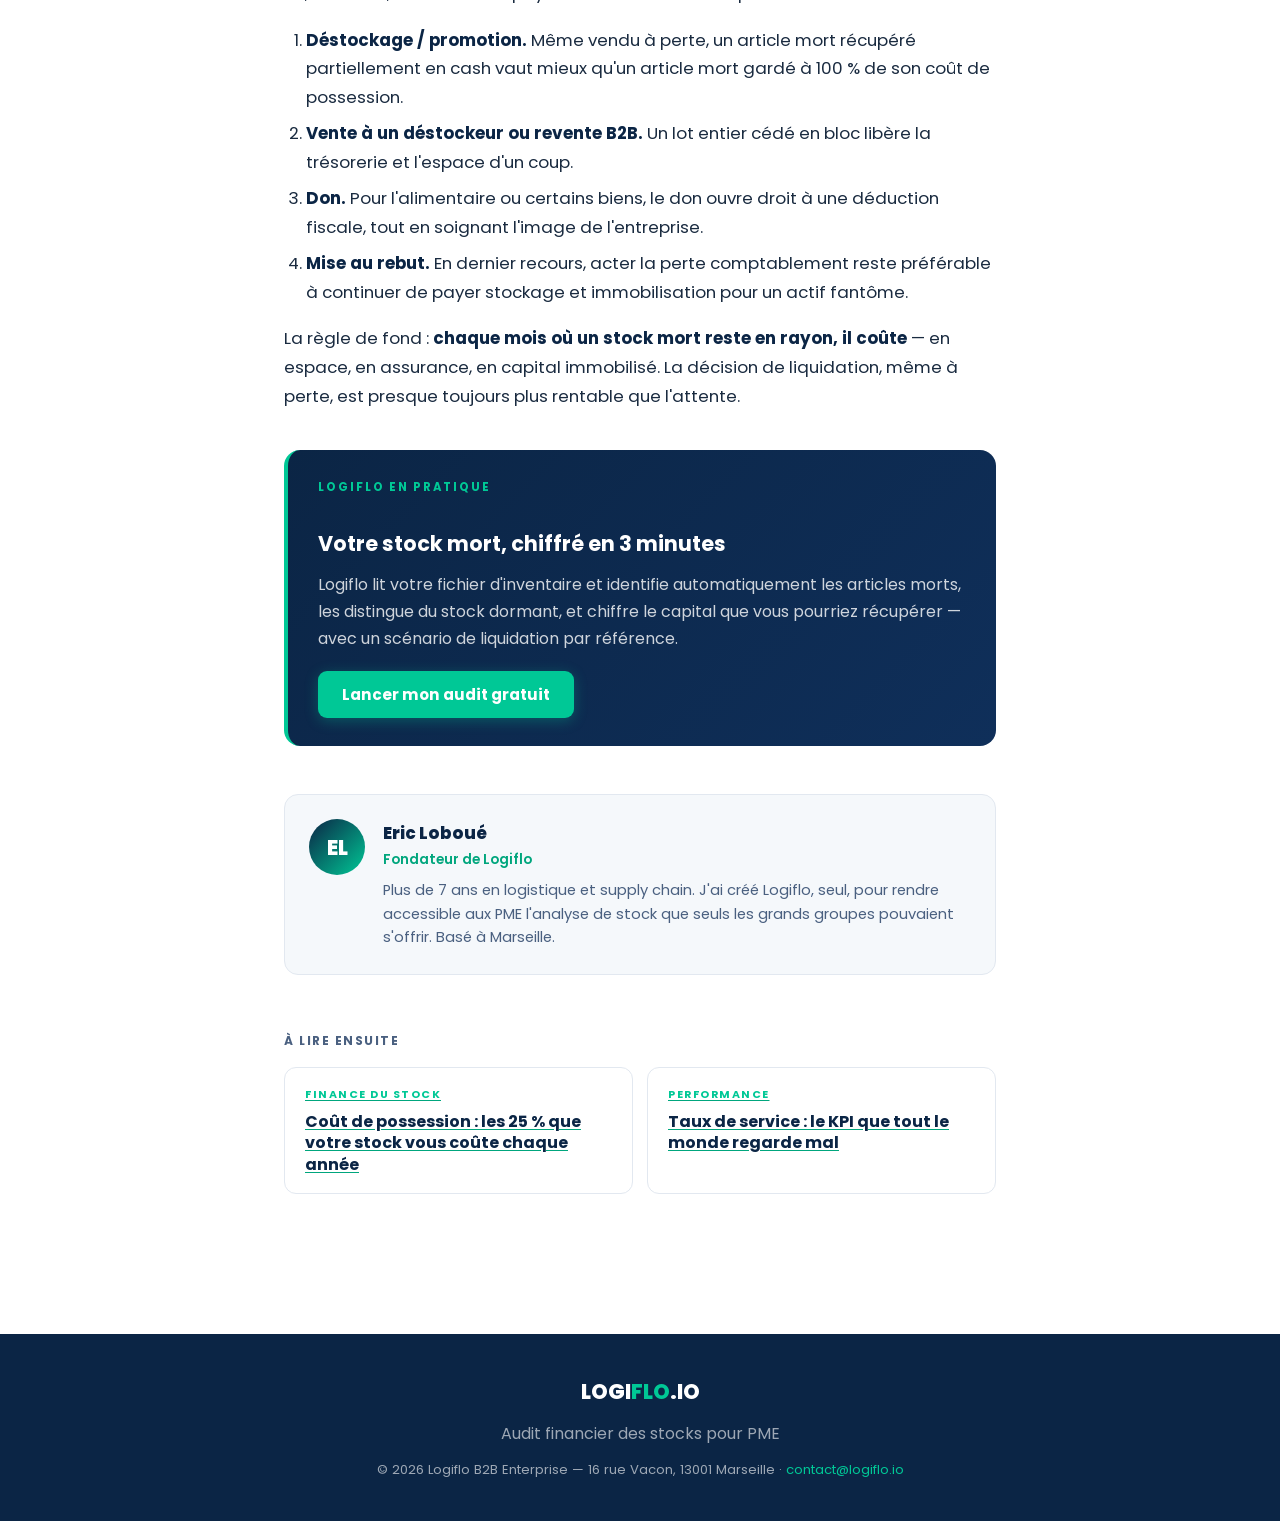
<file: articles/stock-mort/index.html>
<!DOCTYPE html>
<html lang="fr">
<head>
<meta charset="UTF-8">
<meta name="viewport" content="width=device-width, initial-scale=1.0">
<title>Stock mort : comment le calculer et le liquider | Logiflo</title>
<meta name="description" content="Le stock mort immobilise du cash sans que personne ne le voie. Voici comment l'identifier avec une formule simple, le distinguer du stock dormant, et le liquider.">
<meta name="keywords" content="stock mort, stock dormant, rotation stock, liquidation stock, capital immobilise, PME, gestion stock">
<link rel="canonical" href="https://logiflo.io/articles/stock-mort/">
<meta property="og:type" content="article">
<meta property="og:title" content="Stock mort : comment le calculer et le liquider">
<meta property="og:description" content="Le stock mort immobilise du cash sans que personne ne le voie. Comment l'identifier et le liquider.">
<meta property="og:url" content="https://logiflo.io/articles/stock-mort/">
<meta property="og:site_name" content="Logiflo.io">
<meta name="twitter:card" content="summary_large_image">
<meta name="author" content="Eric Loboue">
<link rel="preconnect" href="https://fonts.googleapis.com">
<link rel="preconnect" href="https://fonts.gstatic.com" crossorigin>
<link href="https://fonts.googleapis.com/css2?family=Poppins:wght@300;400;500;600;700;800;900&display=swap" rel="stylesheet">
<link rel="stylesheet" href="../article.css">
<script type="application/ld+json">
{
  "@context": "https://schema.org",
  "@type": "Article",
  "headline": "Stock mort : comment le calculer et le liquider",
  "description": "Le stock mort immobilise du cash sans que personne ne le voie. Comment l'identifier avec une formule simple et le liquider.",
  "author": { "@type": "Person", "name": "Eric Loboue" },
  "publisher": { "@type": "Organization", "name": "Logiflo", "url": "https://logiflo.io" },
  "mainEntityOfPage": "https://logiflo.io/articles/stock-mort/",
  "datePublished": "2026-07-18"
}
</script>
</head>
<body>

<header class="site-header">
  <div class="header-inner">
    <a href="https://logiflo.io" class="logo">LOGI<span>FLO</span>.IO</a>
    <nav class="header-nav">
      <a href="https://logiflo.io/articles/">Articles</a>
      <a href="https://logiflo.io/#solution">Solution</a>
      <a href="https://logiflo.io/#pricing">Tarifs</a>
      <a href="https://app.logiflo.io" class="header-cta">Audit gratuit</a>
    </nav>
  </div>
</header>

<div class="breadcrumb">
  <a href="https://logiflo.io">Accueil</a> &nbsp;/&nbsp;
  <a href="https://logiflo.io/articles/">Articles</a> &nbsp;/&nbsp;
  Stock mort
</div>

<article class="article-wrap">
  <span class="article-eyebrow">Les fondamentaux du stock</span>
  <h1 class="article-title">Stock mort : comment le calculer et le liquider</h1>
  <p class="article-lead">C'est la fuite de trésorerie la plus discrète d'une PME. Des produits qui ne bougent plus, qui coûtent chaque jour, et que personne ne regarde. Voici comment les repérer et les faire disparaître.</p>
  <div class="article-meta">
    <span class="author">Eric Loboué</span>
    <span>·</span>
    <span>7 min de lecture</span>
  </div>

  <div class="toc">
    <div class="toc-title">Au programme</div>
    <ol>
      <li><a href="#definition">Ce qu'est vraiment le stock mort</a></li>
      <li><a href="#invisible">Pourquoi il reste invisible</a></li>
      <li><a href="#calcul">La formule pour l'identifier</a></li>
      <li><a href="#nuance">Stock mort ou stock dormant ?</a></li>
      <li><a href="#liquider">Comment le liquider</a></li>
    </ol>
  </div>

  <div class="article-body">
    <p>Demandez à un dirigeant de PME combien il a de trésorerie bloquée dans son stock mort. Dans la quasi-totalité des cas, il n'en a aucune idée. Non par négligence — parce que rien, dans ses outils, ne le lui montre. Le stock mort est un angle mort structurel de la gestion.</p>

    <h2 id="definition">1. Ce qu'est vraiment le stock mort</h2>
    <p>Le stock mort, ce sont les articles qui n'ont enregistré <strong>aucune sortie depuis une longue période</strong> — généralement douze mois ou plus. Ils occupent de l'espace, immobilisent du capital, et n'ont plus aucune perspective raisonnable d'être vendus au rythme actuel.</p>

    <div class="definition">
      <div class="label">Définition</div>
      <p>Un article est en <strong>stock mort</strong> lorsqu'il n'a connu aucun mouvement de sortie sur une période de référence longue (souvent 12 mois), et que le stock restant ne s'écoulera pas dans un délai raisonnable.</p>
    </div>

    <p>La distinction est importante : un article peut avoir une valeur comptable élevée et être totalement mort. Sa valeur au bilan ne dit rien de sa capacité réelle à générer du cash. Un stock mort de 30 000 €, c'est 30 000 € que vous avez payés à un fournisseur et que vous ne récupérerez jamais par la vente normale.</p>

    <h2 id="invisible">2. Pourquoi il reste invisible</h2>
    <p>Trois raisons expliquent que le stock mort échappe presque toujours au radar :</p>
    <ul>
      <li><strong>Le bilan ne le distingue pas.</strong> Comptablement, un article qui tourne et un article mort apparaissent tous deux comme de l'actif. Le bilan additionne, il ne juge pas la qualité du stock.</li>
      <li><strong>L'inventaire annuel ne le révèle pas.</strong> Compter combien il reste ne dit pas depuis combien de temps ça n'a pas bougé. On vérifie une quantité, pas une rotation.</li>
      <li><strong>Il ne fait pas de bruit.</strong> Une rupture provoque un appel client mécontent. Un stock mort, lui, dort tranquillement. Aucune alerte, aucune douleur immédiate — juste un coût silencieux.</li>
    </ul>
    <p>Résultat : le stock mort s'accumule année après année, jusqu'à représenter une part significative du capital immobilisé sans que personne n'ait jamais pris de décision consciente à son sujet.</p>

    <h2 id="calcul">3. La formule pour l'identifier</h2>
    <p>Le repérage repose sur un indicateur simple : la <strong>date de dernière sortie</strong> de chaque référence, croisée avec sa consommation.</p>

    <div class="formula">
      <div class="label">Le critère de base</div>
      <div class="eq">Un article est <b>mort</b> si : <br>dernière sortie &gt; 12 mois <b>ET</b> stock actuel &gt; 0</div>
    </div>

    <p>Si vous disposez de l'historique de consommation, on affine avec la <strong>couverture de stock</strong> : le nombre de mois qu'il faudrait pour écouler le stock actuel au rythme de vente constaté.</p>

    <div class="formula">
      <div class="label">Couverture de stock</div>
      <div class="eq">Couverture (mois) = <b>stock actuel</b> ÷ <b>consommation mensuelle moyenne</b></div>
    </div>

    <p>Une couverture de plusieurs années sur un article dont les ventes s'effondrent est un signal fort. Sans consommation dans vos données, on se rabat sur le premier critère (dernière sortie), qui reste valable même seul.</p>

    <h2 id="nuance">4. Stock mort ou stock dormant ?</h2>
    <p>C'est la nuance que la plupart des outils ratent, et elle change la décision. Tout ce qui ne bouge pas n'est pas à jeter.</p>
    <ul>
      <li><strong>Le stock mort</strong> est structurellement condamné : fin de série, produit obsolète, référence remplacée. Il ne repartira pas. Décision : liquider.</li>
      <li><strong>Le stock dormant</strong> ne bouge pas en ce moment, mais pour une raison temporaire : saisonnalité, stock stratégique de sécurité, pièce de rechange à faible rotation mais indispensable. Décision : conserver, surveiller.</li>
    </ul>
    <p>Confondre les deux coûte cher dans les deux sens : liquider un stock dormant saisonnier, c'est se retrouver en rupture à la haute saison ; garder un stock mort en le prenant pour dormant, c'est payer indéfiniment pour rien. Le contexte métier tranche — d'où l'importance de valider chaque cas plutôt que d'appliquer une règle aveugle.</p>

    <h2 id="liquider">5. Comment le liquider</h2>
    <p>Une fois le stock mort identifié et confirmé, l'objectif est de le transformer en cash ou, à défaut, d'arrêter d'en payer le coût. Par ordre de préférence :</p>
    <ol>
      <li><strong>Déstockage / promotion.</strong> Même vendu à perte, un article mort récupéré partiellement en cash vaut mieux qu'un article mort gardé à 100 % de son coût de possession.</li>
      <li><strong>Vente à un déstockeur ou revente B2B.</strong> Un lot entier cédé en bloc libère la trésorerie et l'espace d'un coup.</li>
      <li><strong>Don.</strong> Pour l'alimentaire ou certains biens, le don ouvre droit à une déduction fiscale, tout en soignant l'image de l'entreprise.</li>
      <li><strong>Mise au rebut.</strong> En dernier recours, acter la perte comptablement reste préférable à continuer de payer stockage et immobilisation pour un actif fantôme.</li>
    </ol>
    <p>La règle de fond : <strong>chaque mois où un stock mort reste en rayon, il coûte</strong> — en espace, en assurance, en capital immobilisé. La décision de liquidation, même à perte, est presque toujours plus rentable que l'attente.</p>

    <div class="logiflo-box">
      <div class="kicker">Logiflo en pratique</div>
      <h3>Votre stock mort, chiffré en 3 minutes</h3>
      <p>Logiflo lit votre fichier d'inventaire et identifie automatiquement les articles morts, les distingue du stock dormant, et chiffre le capital que vous pourriez récupérer — avec un scénario de liquidation par référence.</p>
      <a href="https://app.logiflo.io" class="btn">Lancer mon audit gratuit</a>
    </div>

    <div class="author-bio">
      <div class="author-avatar">EL</div>
      <div>
        <div class="name">Eric Loboué</div>
        <div class="role">Fondateur de Logiflo</div>
        <div class="desc">Plus de 7 ans en logistique et supply chain. J'ai créé Logiflo, seul, pour rendre accessible aux PME l'analyse de stock que seuls les grands groupes pouvaient s'offrir. Basé à Marseille.</div>
      </div>
    </div>

    <div class="related">
      <div class="related-title">À lire ensuite</div>
      <div class="related-grid">
        <a href="../cout-de-possession/" class="related-card">
          <div class="rc-eyebrow">Finance du stock</div>
          <div class="rc-title">Coût de possession : les 25 % que votre stock vous coûte chaque année</div>
        </a>
        <a href="../taux-de-service/" class="related-card">
          <div class="rc-eyebrow">Performance</div>
          <div class="rc-title">Taux de service : le KPI que tout le monde regarde mal</div>
        </a>
      </div>
    </div>
  </div>
</article>

<footer class="site-footer">
  <div class="logo-f">LOGI<span>FLO</span>.IO</div>
  <div>Audit financier des stocks pour PME</div>
  <div class="fine">© 2026 Logiflo B2B Enterprise — 16 rue Vacon, 13001 Marseille · <a href="mailto:contact@logiflo.io">contact@logiflo.io</a></div>
</footer>

<script>
  // Scroll reveal léger
  const io = new IntersectionObserver((entries) => {
    entries.forEach(e => { if (e.isIntersecting) e.target.classList.add('visible'); });
  }, { threshold: 0.1 });
  document.querySelectorAll('.article-body h2, .formula, .definition, .example, .logiflo-box').forEach(el => {
    el.classList.add('reveal'); io.observe(el);
  });
</script>

</body>
</html>
</file>
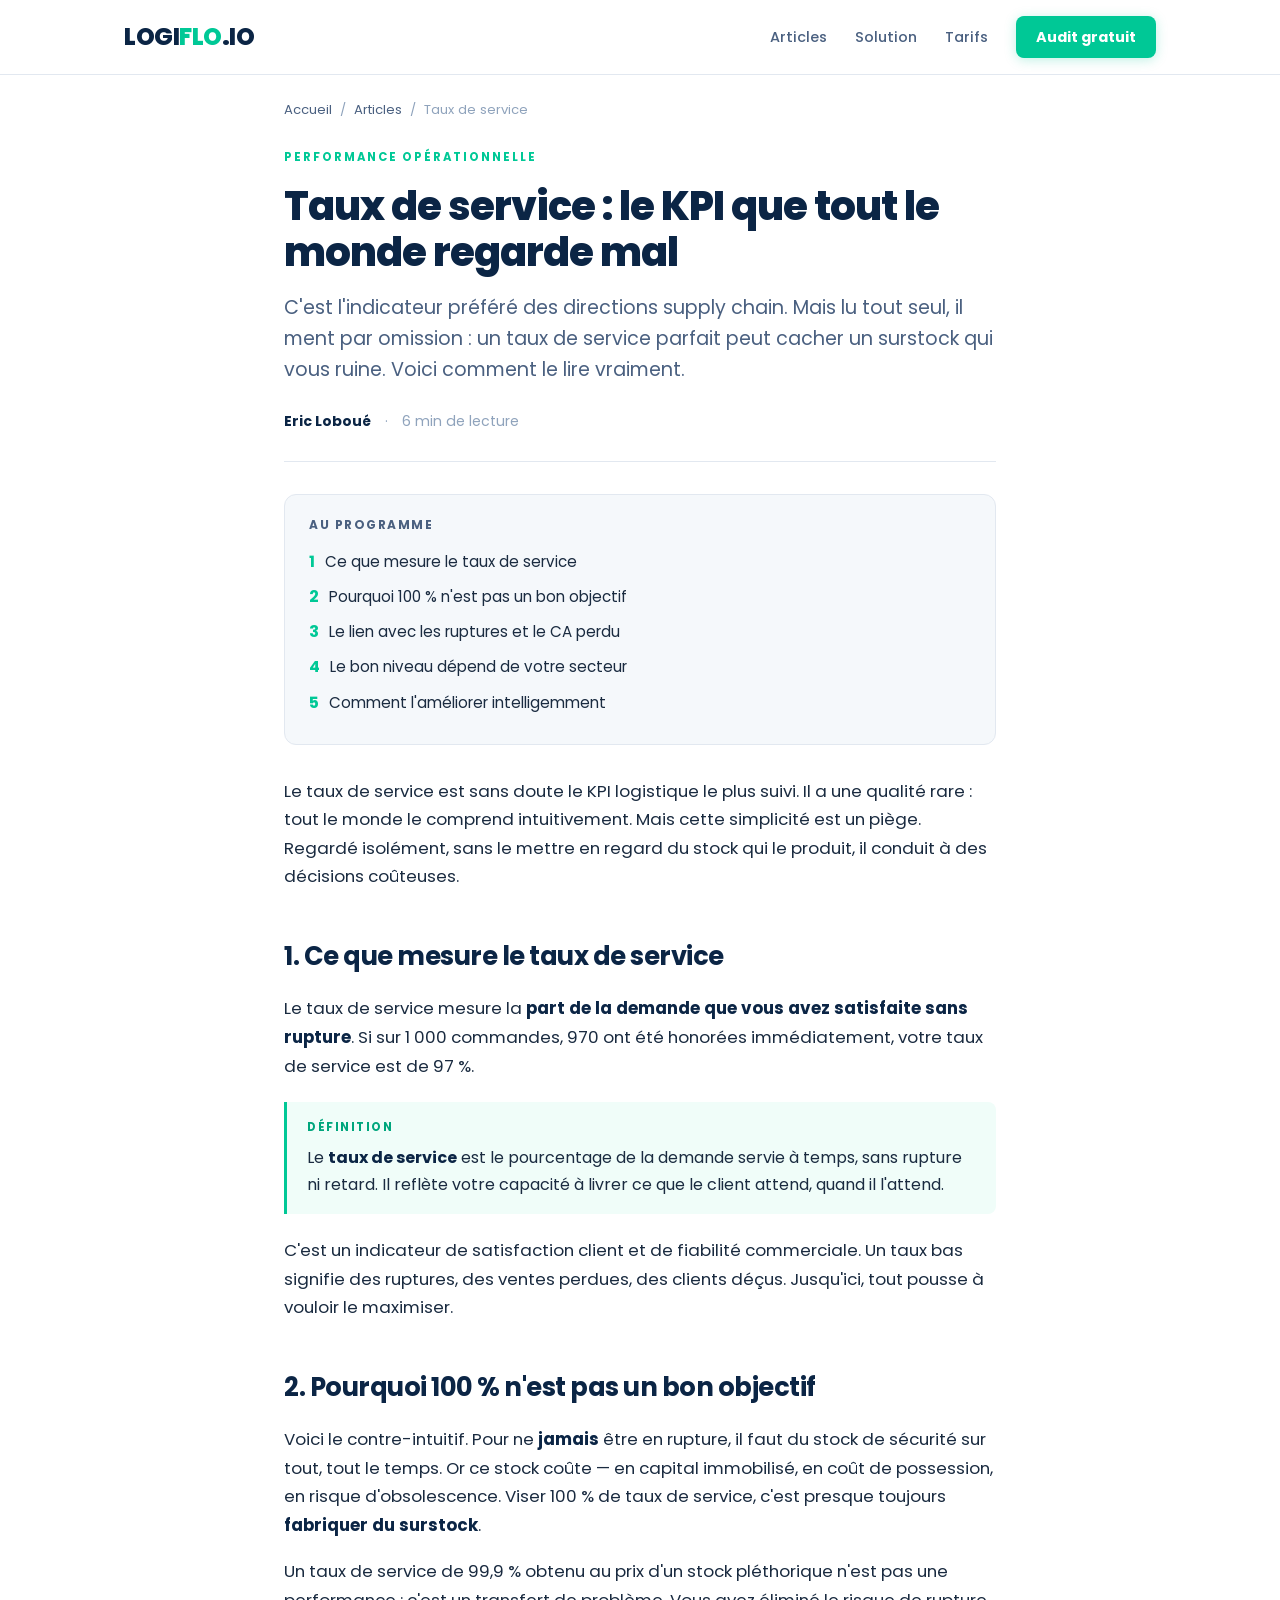
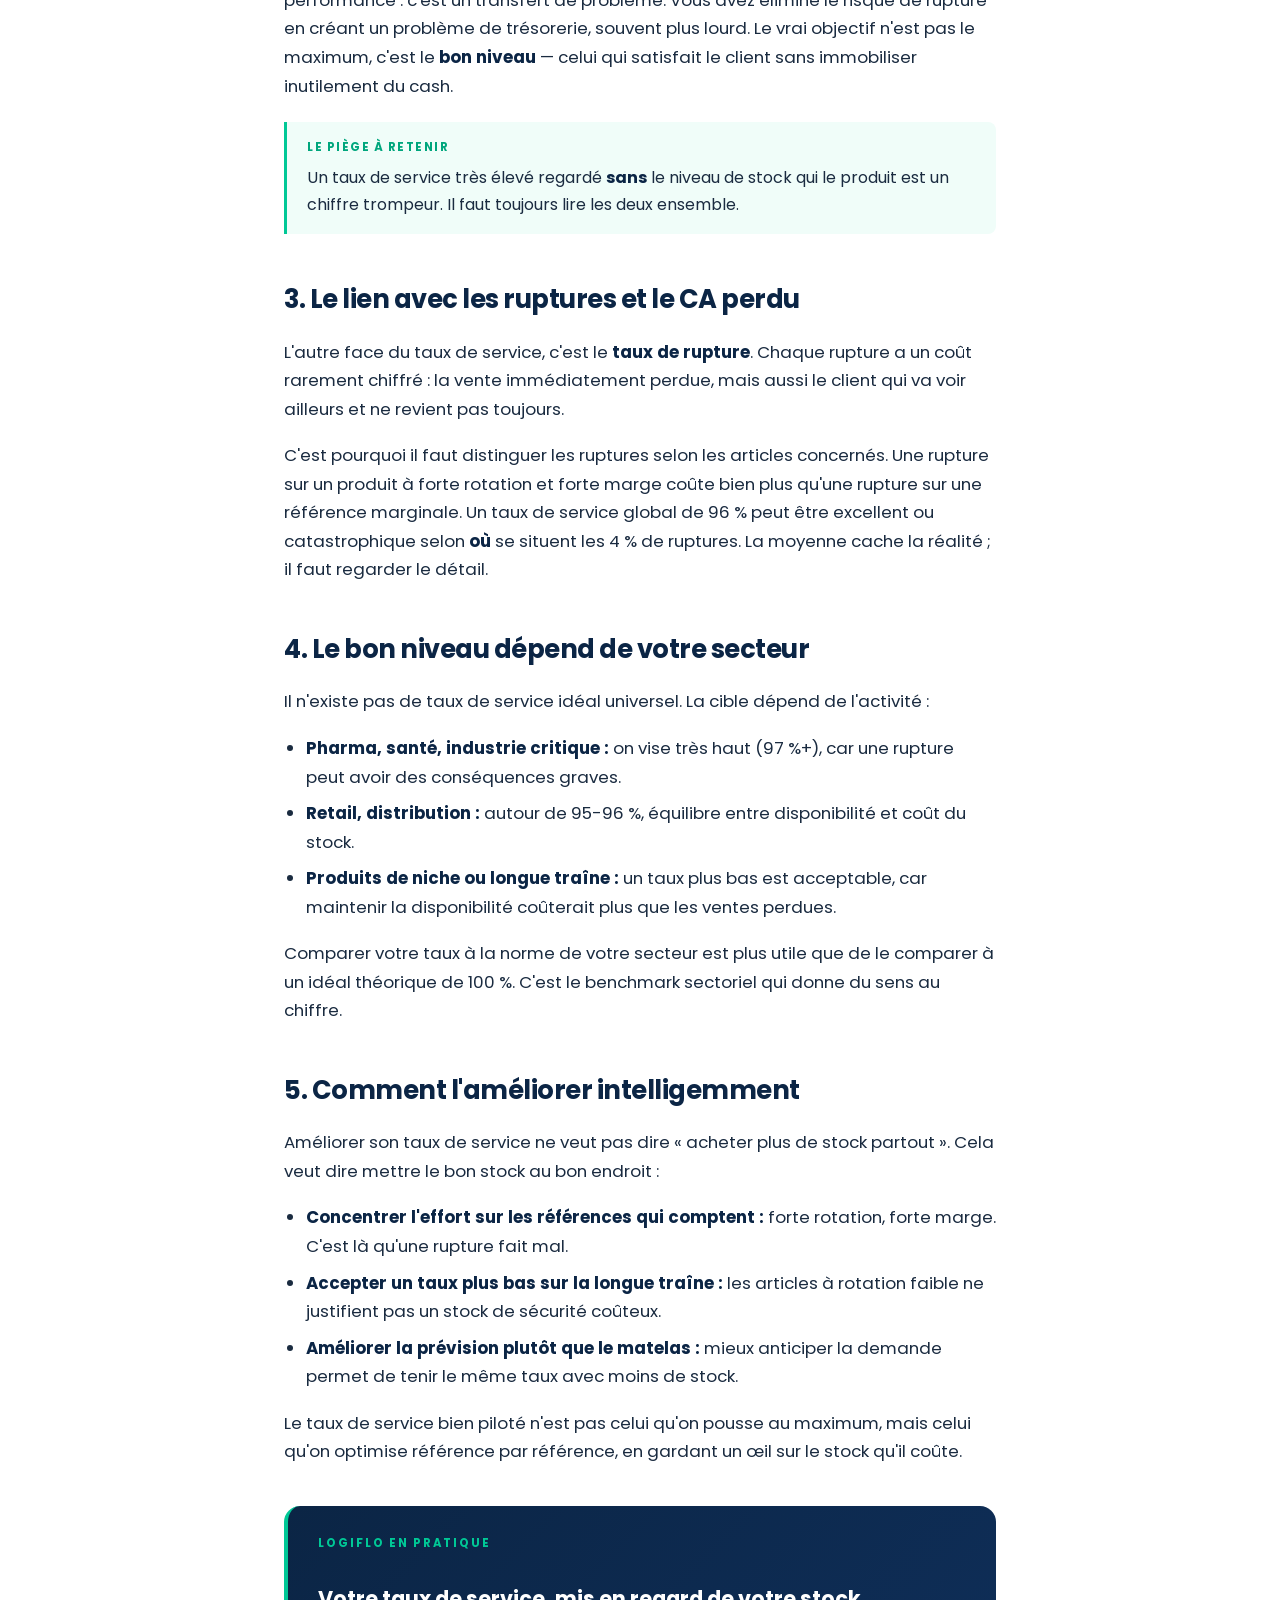
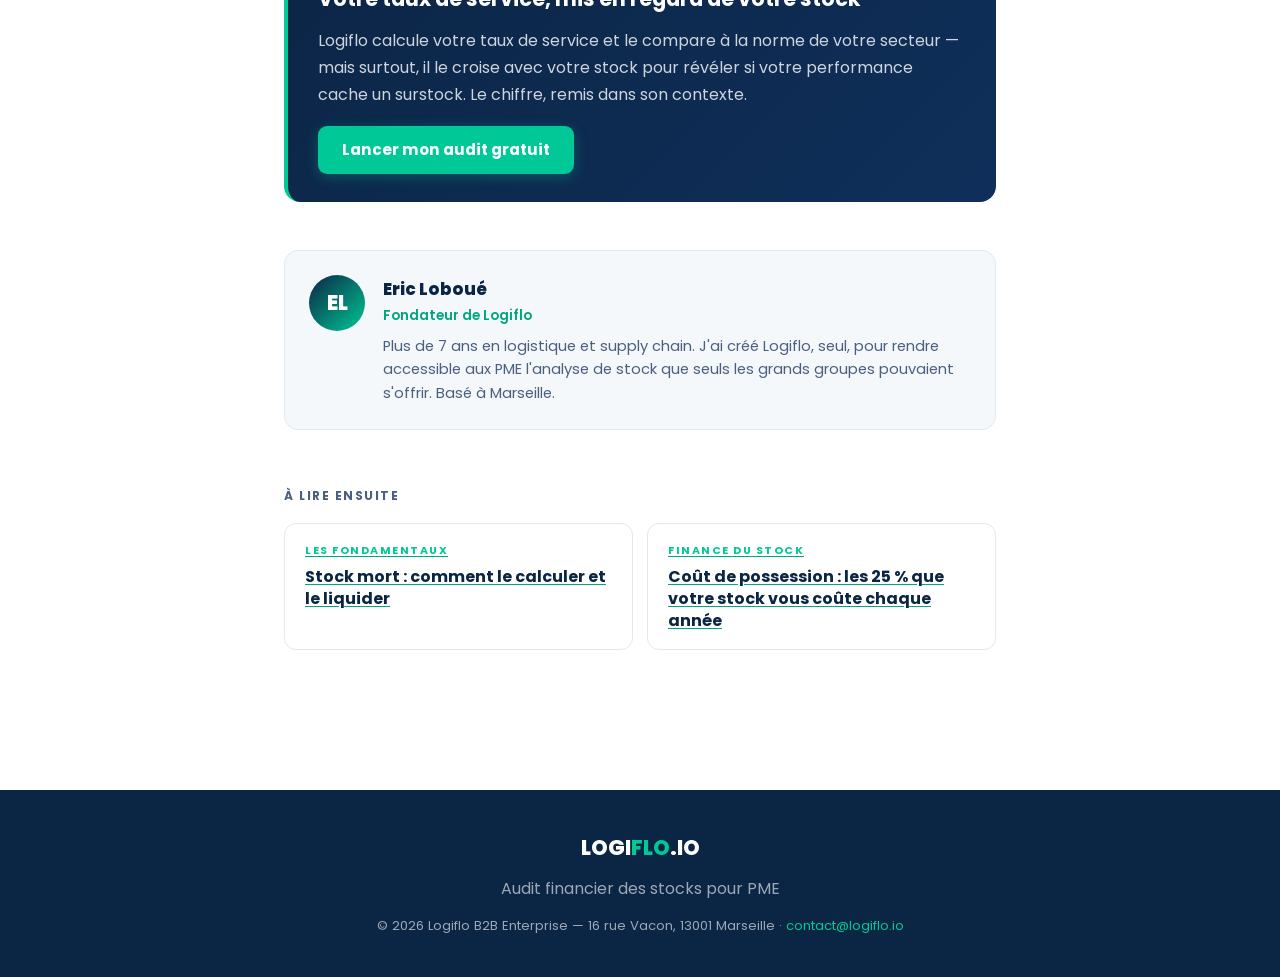
<file: articles/taux-de-service/index.html>
<!DOCTYPE html>
<html lang="fr">
<head>
<meta charset="UTF-8">
<meta name="viewport" content="width=device-width, initial-scale=1.0">
<title>Taux de service : le KPI que tout le monde regarde mal | Logiflo</title>
<meta name="description" content="Le taux de service mesure la demande servie sans rupture. Mais 100 % n'est pas toujours bon : il peut cacher un surstock coûteux. Comment lire ce KPI et l'améliorer intelligemment.">
<meta name="keywords" content="taux de service, taux de rupture, disponibilite stock, KPI logistique, surstock, benchmark sectoriel, PME, gestion stock">
<link rel="canonical" href="https://logiflo.io/articles/taux-de-service/">
<meta property="og:type" content="article">
<meta property="og:title" content="Taux de service : le KPI que tout le monde regarde mal">
<meta property="og:description" content="Le taux de service mesure la demande servie sans rupture. Mais 100 % n'est pas toujours bon. Comment bien le lire.">
<meta property="og:url" content="https://logiflo.io/articles/taux-de-service/">
<meta property="og:site_name" content="Logiflo.io">
<meta name="twitter:card" content="summary_large_image">
<meta name="author" content="Eric Loboue">
<link rel="preconnect" href="https://fonts.googleapis.com">
<link rel="preconnect" href="https://fonts.gstatic.com" crossorigin>
<link href="https://fonts.googleapis.com/css2?family=Poppins:wght@300;400;500;600;700;800;900&display=swap" rel="stylesheet">
<link rel="stylesheet" href="../article.css">
<script type="application/ld+json">
{
  "@context": "https://schema.org",
  "@type": "Article",
  "headline": "Taux de service : le KPI que tout le monde regarde mal",
  "description": "Le taux de service mesure la demande servie sans rupture. Mais 100 % n'est pas toujours bon : il peut cacher un surstock coûteux.",
  "author": { "@type": "Person", "name": "Eric Loboue" },
  "publisher": { "@type": "Organization", "name": "Logiflo", "url": "https://logiflo.io" },
  "mainEntityOfPage": "https://logiflo.io/articles/taux-de-service/",
  "datePublished": "2026-07-18"
}
</script>
</head>
<body>

<header class="site-header">
  <div class="header-inner">
    <a href="https://logiflo.io" class="logo">LOGI<span>FLO</span>.IO</a>
    <nav class="header-nav">
      <a href="https://logiflo.io/articles/">Articles</a>
      <a href="https://logiflo.io/#solution">Solution</a>
      <a href="https://logiflo.io/#pricing">Tarifs</a>
      <a href="https://app.logiflo.io" class="header-cta">Audit gratuit</a>
    </nav>
  </div>
</header>

<div class="breadcrumb">
  <a href="https://logiflo.io">Accueil</a> &nbsp;/&nbsp;
  <a href="https://logiflo.io/articles/">Articles</a> &nbsp;/&nbsp;
  Taux de service
</div>

<article class="article-wrap">
  <span class="article-eyebrow">Performance opérationnelle</span>
  <h1 class="article-title">Taux de service : le KPI que tout le monde regarde mal</h1>
  <p class="article-lead">C'est l'indicateur préféré des directions supply chain. Mais lu tout seul, il ment par omission : un taux de service parfait peut cacher un surstock qui vous ruine. Voici comment le lire vraiment.</p>
  <div class="article-meta">
    <span class="author">Eric Loboué</span>
    <span>·</span>
    <span>6 min de lecture</span>
  </div>

  <div class="toc">
    <div class="toc-title">Au programme</div>
    <ol>
      <li><a href="#definition">Ce que mesure le taux de service</a></li>
      <li><a href="#piege">Pourquoi 100 % n'est pas un bon objectif</a></li>
      <li><a href="#rupture">Le lien avec les ruptures et le CA perdu</a></li>
      <li><a href="#benchmark">Le bon niveau dépend de votre secteur</a></li>
      <li><a href="#ameliorer">Comment l'améliorer intelligemment</a></li>
    </ol>
  </div>

  <div class="article-body">
    <p>Le taux de service est sans doute le KPI logistique le plus suivi. Il a une qualité rare : tout le monde le comprend intuitivement. Mais cette simplicité est un piège. Regardé isolément, sans le mettre en regard du stock qui le produit, il conduit à des décisions coûteuses.</p>

    <h2 id="definition">1. Ce que mesure le taux de service</h2>
    <p>Le taux de service mesure la <strong>part de la demande que vous avez satisfaite sans rupture</strong>. Si sur 1 000 commandes, 970 ont été honorées immédiatement, votre taux de service est de 97 %.</p>

    <div class="definition">
      <div class="label">Définition</div>
      <p>Le <strong>taux de service</strong> est le pourcentage de la demande servie à temps, sans rupture ni retard. Il reflète votre capacité à livrer ce que le client attend, quand il l'attend.</p>
    </div>

    <p>C'est un indicateur de satisfaction client et de fiabilité commerciale. Un taux bas signifie des ruptures, des ventes perdues, des clients déçus. Jusqu'ici, tout pousse à vouloir le maximiser.</p>

    <h2 id="piege">2. Pourquoi 100 % n'est pas un bon objectif</h2>
    <p>Voici le contre-intuitif. Pour ne <strong>jamais</strong> être en rupture, il faut du stock de sécurité sur tout, tout le temps. Or ce stock coûte — en capital immobilisé, en coût de possession, en risque d'obsolescence. Viser 100 % de taux de service, c'est presque toujours <strong>fabriquer du surstock</strong>.</p>
    <p>Un taux de service de 99,9 % obtenu au prix d'un stock pléthorique n'est pas une performance : c'est un transfert de problème. Vous avez éliminé le risque de rupture en créant un problème de trésorerie, souvent plus lourd. Le vrai objectif n'est pas le maximum, c'est le <strong>bon niveau</strong> — celui qui satisfait le client sans immobiliser inutilement du cash.</p>

    <div class="definition">
      <div class="label">Le piège à retenir</div>
      <p>Un taux de service très élevé regardé <strong>sans</strong> le niveau de stock qui le produit est un chiffre trompeur. Il faut toujours lire les deux ensemble.</p>
    </div>

    <h2 id="rupture">3. Le lien avec les ruptures et le CA perdu</h2>
    <p>L'autre face du taux de service, c'est le <strong>taux de rupture</strong>. Chaque rupture a un coût rarement chiffré : la vente immédiatement perdue, mais aussi le client qui va voir ailleurs et ne revient pas toujours.</p>
    <p>C'est pourquoi il faut distinguer les ruptures selon les articles concernés. Une rupture sur un produit à forte rotation et forte marge coûte bien plus qu'une rupture sur une référence marginale. Un taux de service global de 96 % peut être excellent ou catastrophique selon <strong>où</strong> se situent les 4 % de ruptures. La moyenne cache la réalité ; il faut regarder le détail.</p>

    <h2 id="benchmark">4. Le bon niveau dépend de votre secteur</h2>
    <p>Il n'existe pas de taux de service idéal universel. La cible dépend de l'activité :</p>
    <ul>
      <li><strong>Pharma, santé, industrie critique :</strong> on vise très haut (97 %+), car une rupture peut avoir des conséquences graves.</li>
      <li><strong>Retail, distribution :</strong> autour de 95-96 %, équilibre entre disponibilité et coût du stock.</li>
      <li><strong>Produits de niche ou longue traîne :</strong> un taux plus bas est acceptable, car maintenir la disponibilité coûterait plus que les ventes perdues.</li>
    </ul>
    <p>Comparer votre taux à la norme de votre secteur est plus utile que de le comparer à un idéal théorique de 100 %. C'est le benchmark sectoriel qui donne du sens au chiffre.</p>

    <h2 id="ameliorer">5. Comment l'améliorer intelligemment</h2>
    <p>Améliorer son taux de service ne veut pas dire « acheter plus de stock partout ». Cela veut dire mettre le bon stock au bon endroit :</p>
    <ul>
      <li><strong>Concentrer l'effort sur les références qui comptent :</strong> forte rotation, forte marge. C'est là qu'une rupture fait mal.</li>
      <li><strong>Accepter un taux plus bas sur la longue traîne :</strong> les articles à rotation faible ne justifient pas un stock de sécurité coûteux.</li>
      <li><strong>Améliorer la prévision plutôt que le matelas :</strong> mieux anticiper la demande permet de tenir le même taux avec moins de stock.</li>
    </ul>
    <p>Le taux de service bien piloté n'est pas celui qu'on pousse au maximum, mais celui qu'on optimise référence par référence, en gardant un œil sur le stock qu'il coûte.</p>

    <div class="logiflo-box">
      <div class="kicker">Logiflo en pratique</div>
      <h3>Votre taux de service, mis en regard de votre stock</h3>
      <p>Logiflo calcule votre taux de service et le compare à la norme de votre secteur — mais surtout, il le croise avec votre stock pour révéler si votre performance cache un surstock. Le chiffre, remis dans son contexte.</p>
      <a href="https://app.logiflo.io" class="btn">Lancer mon audit gratuit</a>
    </div>

    <div class="author-bio">
      <div class="author-avatar">EL</div>
      <div>
        <div class="name">Eric Loboué</div>
        <div class="role">Fondateur de Logiflo</div>
        <div class="desc">Plus de 7 ans en logistique et supply chain. J'ai créé Logiflo, seul, pour rendre accessible aux PME l'analyse de stock que seuls les grands groupes pouvaient s'offrir. Basé à Marseille.</div>
      </div>
    </div>

    <div class="related">
      <div class="related-title">À lire ensuite</div>
      <div class="related-grid">
        <a href="../stock-mort/" class="related-card">
          <div class="rc-eyebrow">Les fondamentaux</div>
          <div class="rc-title">Stock mort : comment le calculer et le liquider</div>
        </a>
        <a href="../cout-de-possession/" class="related-card">
          <div class="rc-eyebrow">Finance du stock</div>
          <div class="rc-title">Coût de possession : les 25 % que votre stock vous coûte chaque année</div>
        </a>
      </div>
    </div>
  </div>
</article>

<footer class="site-footer">
  <div class="logo-f">LOGI<span>FLO</span>.IO</div>
  <div>Audit financier des stocks pour PME</div>
  <div class="fine">© 2026 Logiflo B2B Enterprise — 16 rue Vacon, 13001 Marseille · <a href="mailto:contact@logiflo.io">contact@logiflo.io</a></div>
</footer>

<script>
  const io = new IntersectionObserver((entries) => {
    entries.forEach(e => { if (e.isIntersecting) e.target.classList.add('visible'); });
  }, { threshold: 0.1 });
  document.querySelectorAll('.article-body h2, .formula, .definition, .example, .logiflo-box').forEach(el => {
    el.classList.add('reveal'); io.observe(el);
  });
</script>

</body>
</html>
</file>
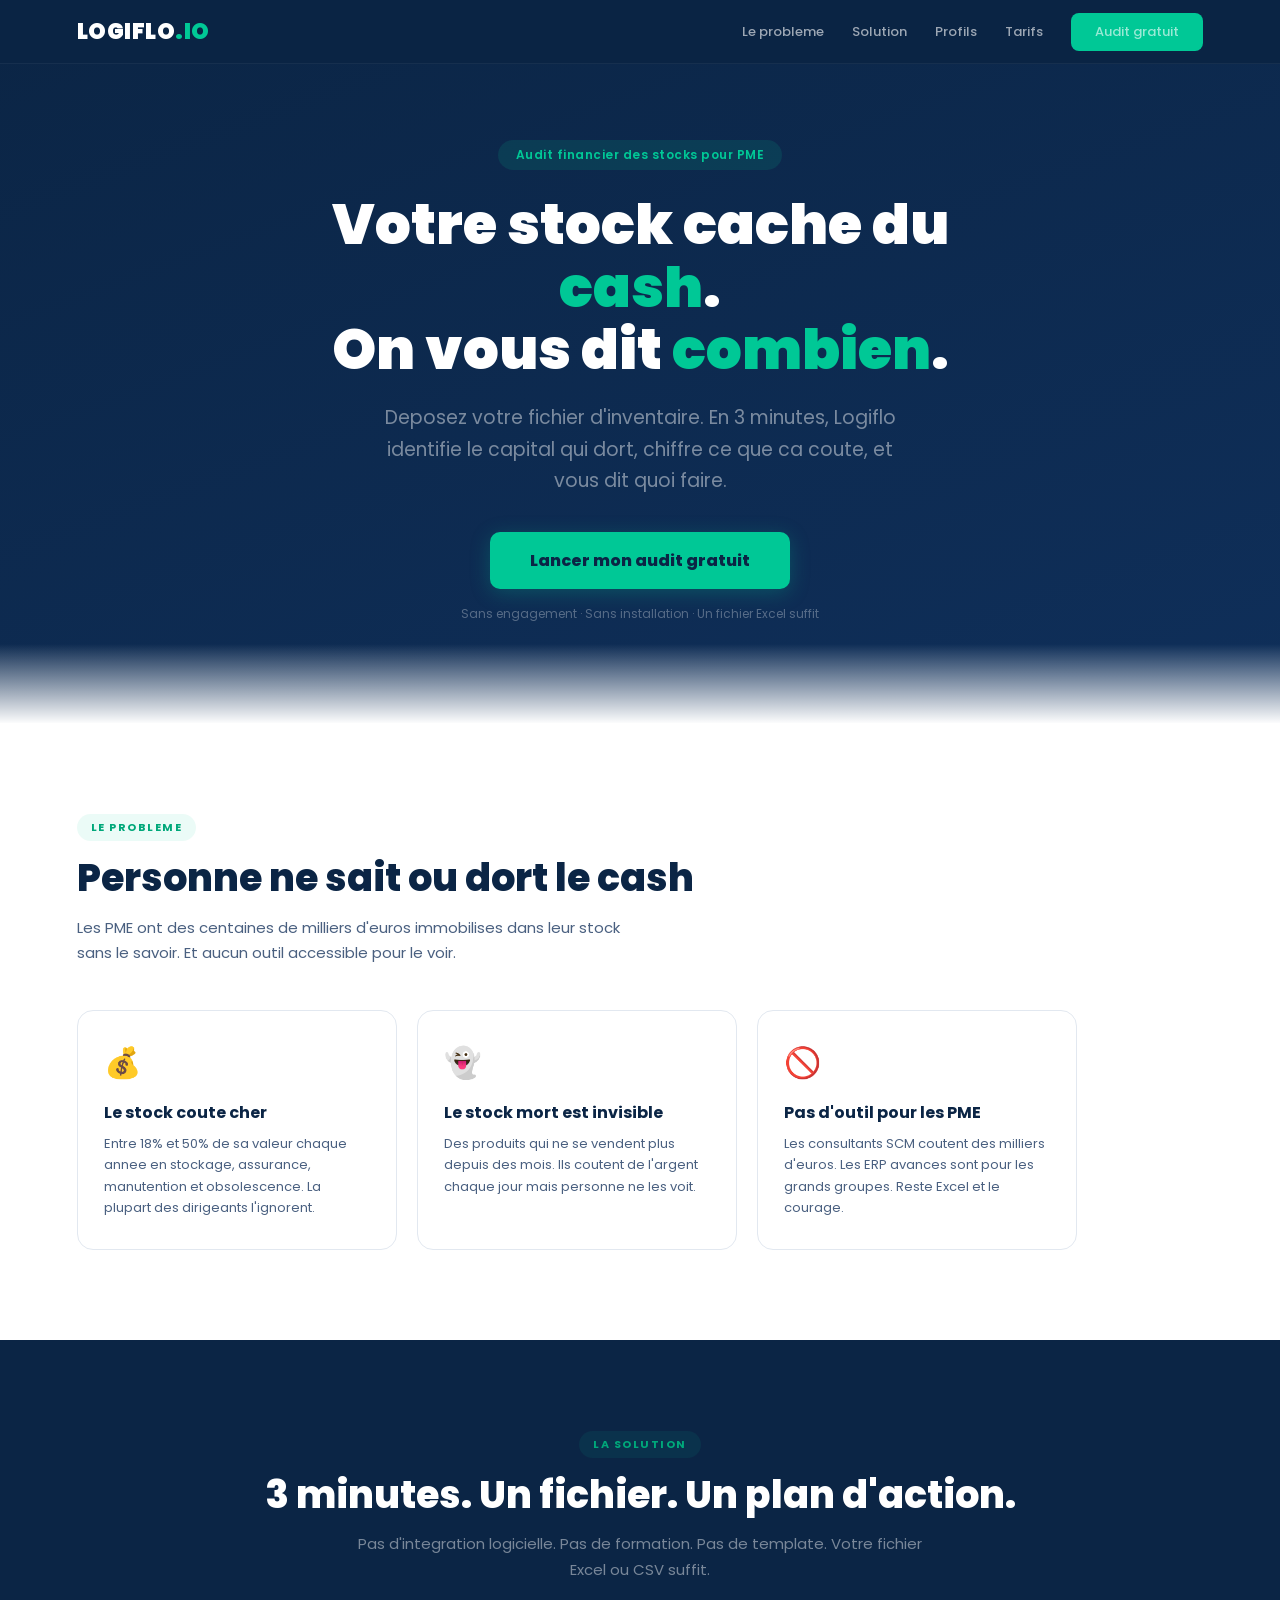
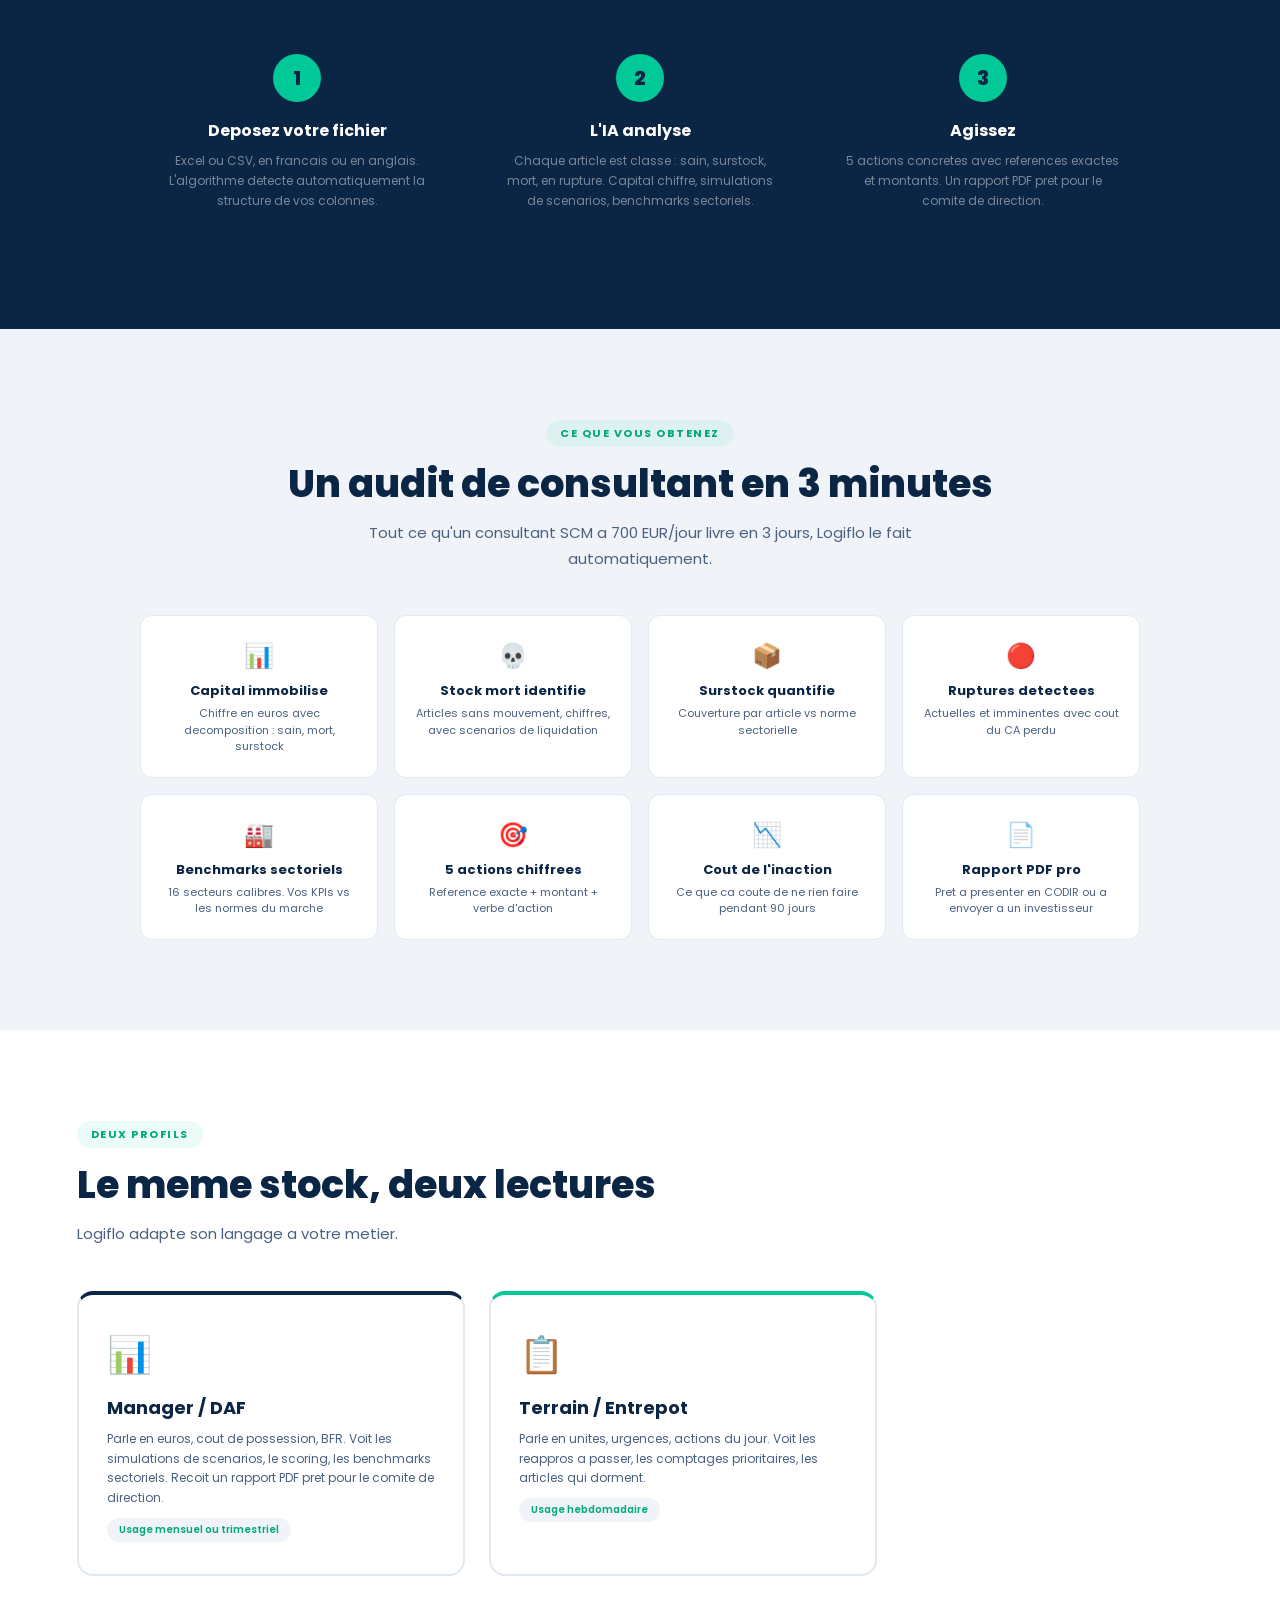
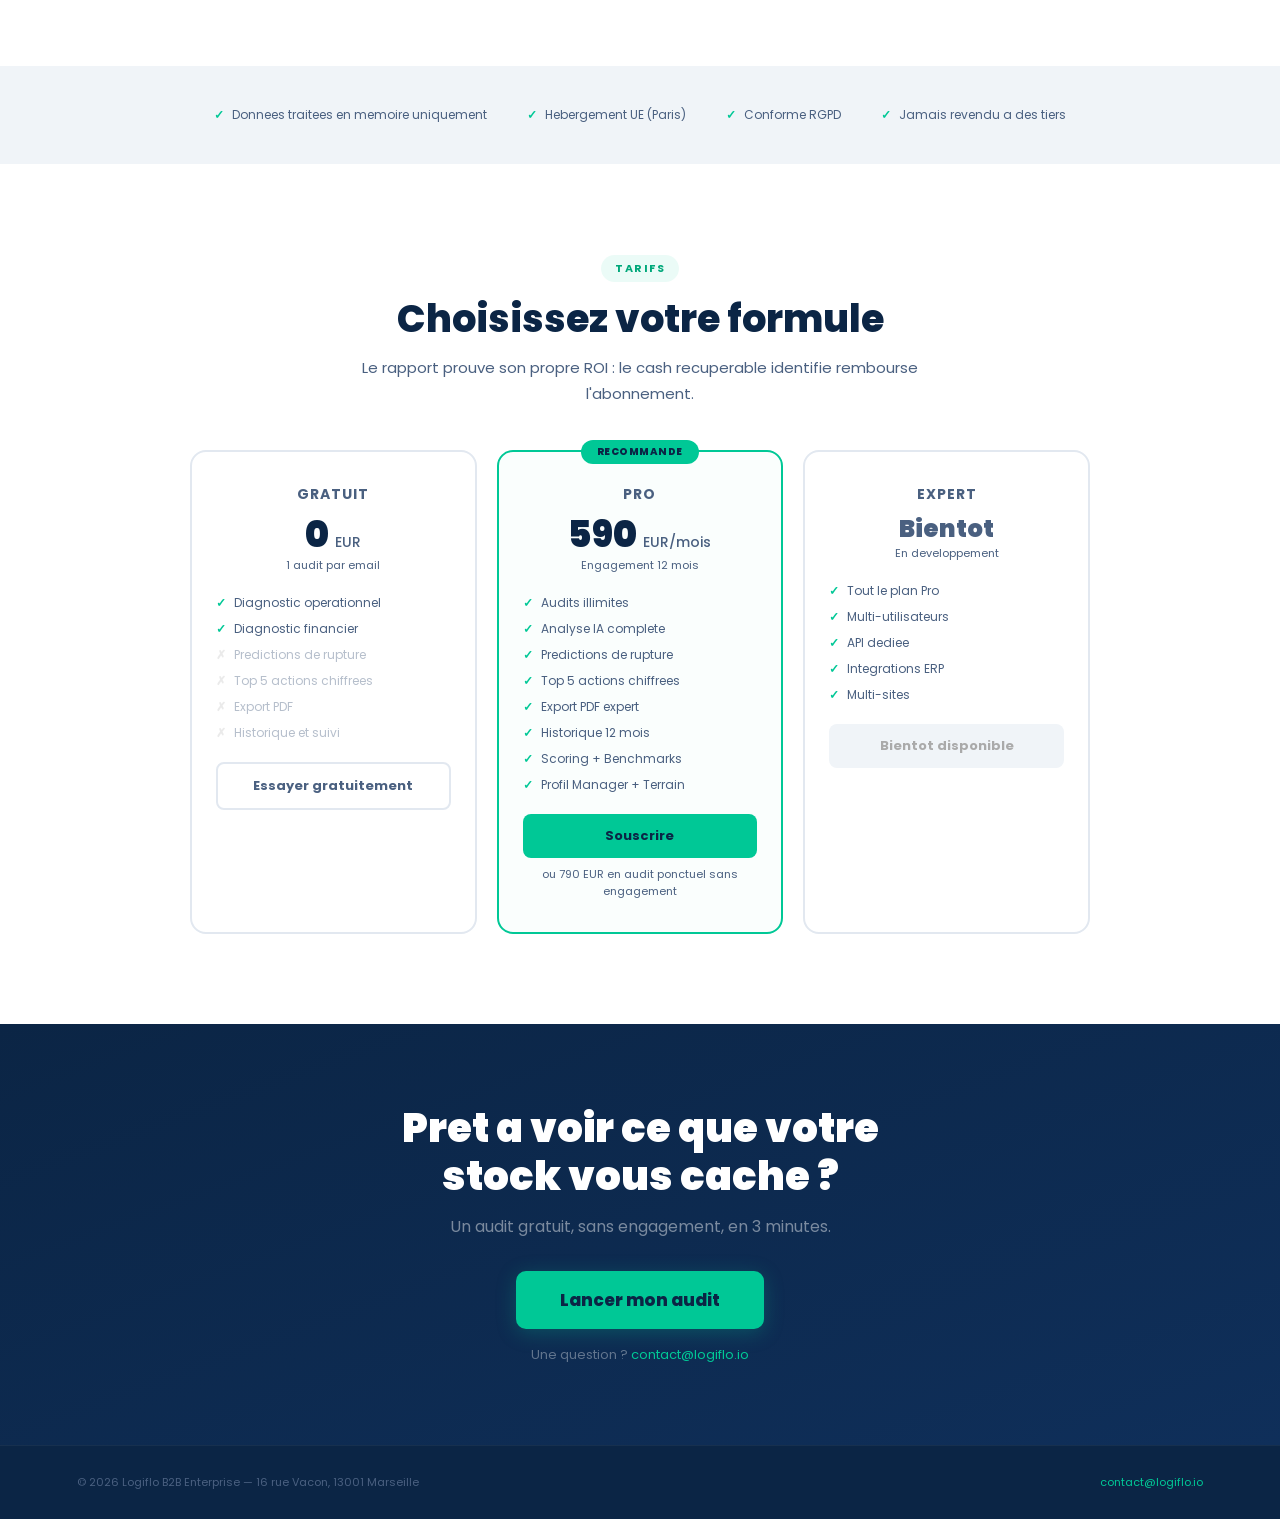
<file: logiflo_onepager.html>
<!DOCTYPE html>
<html lang="fr">
<head>
<meta charset="UTF-8">
<meta name="viewport" content="width=device-width,initial-scale=1.0">

<!-- SEO -->
<title>Logiflo.io — Audit financier des stocks pour PME en 3 minutes</title>
<meta name="description" content="Logiflo transforme votre fichier d'inventaire en audit financier. Stock mort, surstock, ruptures identifies en 3 minutes. Sans integration, sans consultant.">
<meta name="keywords" content="audit stock, BFR, PME, supply chain, expert comptable, stock mort, surstock, tresorerie, logistique, inventaire, audit financier">
<link rel="canonical" href="https://logiflo.io">

<!-- Open Graph (LinkedIn, Facebook) -->
<meta property="og:title" content="Logiflo.io — Votre stock cache du cash. On vous dit combien.">
<meta property="og:description" content="Audit financier des stocks en 3 minutes. Sans integration, sans consultant. Pour PME et experts-comptables.">
<meta property="og:url" content="https://logiflo.io">
<meta property="og:type" content="website">
<meta property="og:site_name" content="Logiflo.io">

<!-- Twitter Card -->
<meta name="twitter:card" content="summary_large_image">
<meta name="twitter:title" content="Logiflo.io — Audit financier des stocks pour PME">
<meta name="twitter:description" content="Stock mort, surstock, ruptures identifies en 3 minutes. Un fichier Excel suffit.">

<!-- Google Search Console (REMPLACE content par ton code) -->

<link rel="icon" href="data:image/svg+xml,<svg xmlns='http://www.w3.org/2000/svg' viewBox='0 0 100 100'><text y='.9em' font-size='90'>📦</text></svg>">
<style>
@import url('https://fonts.googleapis.com/css2?family=Poppins:wght@300;400;500;600;700;800;900&display=swap');
:root{--n:#0B2545;--n2:#0f2f5a;--g:#00C896;--gd:#00A87A;--s:#4A6080;--l:#F0F4F8;--w:#fff;}
*{margin:0;padding:0;box-sizing:border-box;}
body{font-family:'Poppins',sans-serif;color:var(--n);background:var(--w);-webkit-font-smoothing:antialiased;}
a{text-decoration:none;color:inherit;}
nav{position:fixed;top:0;left:0;right:0;height:64px;background:rgba(11,37,69,0.97);backdrop-filter:blur(14px);display:flex;align-items:center;justify-content:space-between;padding:0 6%;z-index:100;border-bottom:1px solid rgba(255,255,255,0.05);}
.nav-logo{font-size:22px;font-weight:900;color:#fff;letter-spacing:0.5px;}.nav-logo span{color:var(--g);}
.nav-links{display:flex;gap:28px;align-items:center;}
.nav-links a{font-size:13px;color:rgba(255,255,255,0.6);font-weight:500;transition:color 0.2s;}.nav-links a:hover{color:var(--g);}
.nav-cta{background:var(--g);color:var(--n);padding:9px 24px;border-radius:8px;font-size:13px;font-weight:700;transition:all 0.2s;}.nav-cta:hover{background:var(--gd);transform:translateY(-1px);}
@media(max-width:768px){.nav-links .nav-link{display:none;}}
.hero{background:linear-gradient(160deg,var(--n) 0%,var(--n2) 100%);padding:140px 6% 100px;text-align:center;position:relative;}
.hero::after{content:'';position:absolute;bottom:-1px;left:0;right:0;height:80px;background:linear-gradient(transparent,var(--w));}
.hero-tag{display:inline-block;background:rgba(0,200,150,0.12);color:var(--g);padding:6px 18px;border-radius:20px;font-size:12px;font-weight:600;margin-bottom:24px;letter-spacing:0.5px;}
.hero h1{font-size:clamp(30px,5.5vw,56px);font-weight:900;color:#fff;line-height:1.12;max-width:720px;margin:0 auto 20px;}.hero h1 em{font-style:normal;color:var(--g);}
.hero p{font-size:clamp(15px,2vw,19px);color:rgba(255,255,255,0.45);max-width:540px;margin:0 auto 36px;line-height:1.65;}
.hero-btn{display:inline-block;background:var(--g);color:var(--n);padding:16px 40px;border-radius:10px;font-size:16px;font-weight:800;transition:all 0.25s;box-shadow:0 4px 20px rgba(0,200,150,0.25);}.hero-btn:hover{background:var(--gd);transform:translateY(-2px);box-shadow:0 8px 30px rgba(0,200,150,0.35);}
.hero-sub{margin-top:16px;font-size:12px;color:rgba(255,255,255,0.3);}
section{padding:90px 6%;}
.section-tag{display:inline-block;background:rgba(0,200,150,0.08);color:var(--gd);padding:5px 14px;border-radius:16px;font-size:11px;font-weight:700;letter-spacing:1.5px;text-transform:uppercase;margin-bottom:14px;}
.section-title{font-size:clamp(24px,3.5vw,38px);font-weight:800;color:var(--n);margin-bottom:14px;line-height:1.2;}
.section-sub{font-size:15px;color:var(--s);max-width:580px;line-height:1.7;margin-bottom:44px;}
.centered{text-align:center;}.centered .section-sub{margin-left:auto;margin-right:auto;}
.grid3{display:grid;grid-template-columns:repeat(auto-fit,minmax(280px,1fr));gap:20px;max-width:1000px;}.centered .grid3{margin:0 auto;}
.card{background:var(--w);border:1px solid #E2E8F0;border-radius:16px;padding:30px 26px;transition:all 0.25s;}.card:hover{border-color:var(--g);transform:translateY(-4px);box-shadow:0 16px 40px rgba(0,0,0,0.06);}
.card-icon{font-size:30px;margin-bottom:14px;}.card h3{font-size:16px;font-weight:700;color:var(--n);margin-bottom:8px;}.card p{font-size:13px;color:var(--s);line-height:1.65;}
.how{background:var(--n);color:#fff;}.how .section-title{color:#fff;}.how .section-sub{color:rgba(255,255,255,0.45);}
.steps{display:flex;gap:28px;flex-wrap:wrap;max-width:1000px;margin:0 auto;}
.step{flex:1;min-width:240px;text-align:center;padding:28px 20px;}
.step-num{width:48px;height:48px;border-radius:50%;background:var(--g);color:var(--n);font-size:20px;font-weight:800;display:flex;align-items:center;justify-content:center;margin:0 auto 16px;}
.step h4{font-size:16px;font-weight:700;margin-bottom:8px;}.step p{font-size:12px;color:rgba(255,255,255,0.45);line-height:1.65;}
.profiles{display:grid;grid-template-columns:1fr 1fr;gap:24px;max-width:800px;}
@media(max-width:640px){.profiles{grid-template-columns:1fr;}}
.profile{border:2px solid #E2E8F0;border-radius:16px;padding:32px 28px;transition:all 0.2s;}.profile:hover{border-color:var(--g);transform:translateY(-3px);}
.profile.mgr{border-top:4px solid var(--n);}.profile.ter{border-top:4px solid var(--g);}
.profile-icon{font-size:36px;margin-bottom:12px;}.profile h3{font-size:18px;font-weight:700;margin-bottom:8px;}.profile p{font-size:12px;color:var(--s);line-height:1.65;}
.profile-freq{display:inline-block;margin-top:10px;background:var(--l);padding:4px 12px;border-radius:12px;font-size:10px;font-weight:600;color:var(--gd);}
.results{background:var(--l);}
.result-grid{display:grid;grid-template-columns:repeat(auto-fit,minmax(200px,1fr));gap:16px;max-width:1000px;}.centered .result-grid{margin:0 auto;}
.result-item{background:var(--w);border-radius:12px;padding:22px 20px;text-align:center;border:1px solid #E2E8F0;}
.result-item .ri-icon{font-size:24px;margin-bottom:8px;}.result-item h4{font-size:13px;font-weight:700;color:var(--n);margin-bottom:4px;}.result-item p{font-size:11px;color:var(--s);line-height:1.5;}
.pricing{max-width:900px;margin:0 auto;}
.plan-grid{display:grid;grid-template-columns:repeat(3,1fr);gap:20px;}
@media(max-width:768px){.plan-grid{grid-template-columns:1fr;}}
.plan{border:2px solid #E2E8F0;border-radius:16px;padding:32px 24px;text-align:center;position:relative;transition:all 0.2s;}.plan:hover{transform:translateY(-4px);box-shadow:0 12px 30px rgba(0,0,0,0.06);}
.plan.featured{border-color:var(--g);background:rgba(0,200,150,0.02);}
.plan-badge{position:absolute;top:-12px;left:50%;transform:translateX(-50%);background:var(--g);color:var(--n);font-size:10px;font-weight:800;padding:4px 16px;border-radius:12px;letter-spacing:0.5px;}
.plan-name{font-size:14px;font-weight:700;color:var(--s);text-transform:uppercase;letter-spacing:1px;margin-bottom:12px;}
.plan-price{font-size:36px;font-weight:900;color:var(--n);line-height:1;margin-bottom:4px;}.plan-price span{font-size:14px;font-weight:500;color:var(--s);}
.plan-period{font-size:11px;color:var(--s);margin-bottom:20px;}
.plan-features{text-align:left;margin-bottom:20px;}
.plan-feature{display:flex;align-items:flex-start;gap:8px;margin-bottom:8px;font-size:12px;color:var(--s);}.plan-feature .check{color:var(--g);font-weight:700;flex-shrink:0;}
.plan-feature.locked{opacity:0.4;}.plan-feature.locked .check{color:#ccc;}
.plan-btn{display:block;width:100%;padding:12px;border-radius:8px;font-size:13px;font-weight:700;border:none;cursor:pointer;transition:all 0.2s;text-align:center;}
.plan-btn.primary{background:var(--g);color:var(--n);}.plan-btn.primary:hover{background:var(--gd);}
.plan-btn.outline{background:transparent;border:2px solid #E2E8F0;color:var(--s);}
.plan-btn.disabled{background:var(--l);color:#aaa;cursor:default;}
.plan-or{font-size:11px;color:var(--s);margin-top:8px;}
.trust-bar{background:var(--l);padding:40px 6%;text-align:center;}
.trust-items{display:flex;justify-content:center;gap:40px;flex-wrap:wrap;}
.trust-item{font-size:12px;color:var(--s);display:flex;align-items:center;gap:8px;}.trust-item .ti{color:var(--g);font-weight:700;}
.cta-section{background:linear-gradient(160deg,var(--n),var(--n2));text-align:center;padding:80px 6%;}
.cta-section h2{font-size:clamp(24px,4vw,40px);font-weight:900;color:#fff;margin-bottom:14px;line-height:1.2;}
.cta-section p{font-size:16px;color:rgba(255,255,255,0.45);margin-bottom:32px;}
.cta-btn{display:inline-block;background:var(--g);color:var(--n);padding:16px 44px;border-radius:10px;font-size:17px;font-weight:800;transition:all 0.25s;box-shadow:0 4px 20px rgba(0,200,150,0.25);}.cta-btn:hover{background:var(--gd);transform:translateY(-2px);}
.cta-contact{margin-top:16px;font-size:13px;color:rgba(255,255,255,0.35);}
.cta-contact a{color:var(--g);}
footer{background:var(--n);border-top:1px solid rgba(255,255,255,0.05);padding:28px 6%;display:flex;justify-content:space-between;align-items:center;flex-wrap:wrap;gap:12px;}
footer p{font-size:11px;color:var(--s);}footer a{color:var(--g);font-size:11px;}
</style>
</head>
<body>

<nav>
  <a href="https://logiflo.io" class="nav-logo">LOGIFLO<span>.IO</span></a>
  <div class="nav-links">
    <a href="#probleme" class="nav-link">Le probleme</a>
    <a href="#solution" class="nav-link">Solution</a>
    <a href="#profils" class="nav-link">Profils</a>
    <a href="#pricing" class="nav-link">Tarifs</a>
    <a href="https://app.logiflo.io" class="nav-cta">Audit gratuit</a>
  </div>
</nav>

<section class="hero">
  <div class="hero-tag">Audit financier des stocks pour PME</div>
  <h1>Votre stock cache du <em>cash</em>.<br>On vous dit <em>combien</em>.</h1>
  <p>Deposez votre fichier d'inventaire. En 3 minutes, Logiflo identifie le capital qui dort, chiffre ce que ca coute, et vous dit quoi faire.</p>
  <a href="https://app.logiflo.io" class="hero-btn">Lancer mon audit gratuit</a>
  <div class="hero-sub">Sans engagement · Sans installation · Un fichier Excel suffit</div>
</section>

<section id="probleme">
  <div class="section-tag">Le probleme</div>
  <div class="section-title">Personne ne sait ou dort le cash</div>
  <div class="section-sub">Les PME ont des centaines de milliers d'euros immobilises dans leur stock sans le savoir. Et aucun outil accessible pour le voir.</div>
  <div class="grid3">
    <div class="card"><div class="card-icon">💰</div><h3>Le stock coute cher</h3><p>Entre 18% et 50% de sa valeur chaque annee en stockage, assurance, manutention et obsolescence. La plupart des dirigeants l'ignorent.</p></div>
    <div class="card"><div class="card-icon">👻</div><h3>Le stock mort est invisible</h3><p>Des produits qui ne se vendent plus depuis des mois. Ils coutent de l'argent chaque jour mais personne ne les voit.</p></div>
    <div class="card"><div class="card-icon">🚫</div><h3>Pas d'outil pour les PME</h3><p>Les consultants SCM coutent des milliers d'euros. Les ERP avances sont pour les grands groupes. Reste Excel et le courage.</p></div>
  </div>
</section>

<section id="solution" class="how centered">
  <div class="section-tag">La solution</div>
  <div class="section-title">3 minutes. Un fichier. Un plan d'action.</div>
  <div class="section-sub">Pas d'integration logicielle. Pas de formation. Pas de template. Votre fichier Excel ou CSV suffit.</div>
  <div class="steps">
    <div class="step"><div class="step-num">1</div><h4>Deposez votre fichier</h4><p>Excel ou CSV, en francais ou en anglais. L'algorithme detecte automatiquement la structure de vos colonnes.</p></div>
    <div class="step"><div class="step-num">2</div><h4>L'IA analyse</h4><p>Chaque article est classe : sain, surstock, mort, en rupture. Capital chiffre, simulations de scenarios, benchmarks sectoriels.</p></div>
    <div class="step"><div class="step-num">3</div><h4>Agissez</h4><p>5 actions concretes avec references exactes et montants. Un rapport PDF pret pour le comite de direction.</p></div>
  </div>
</section>

<section class="results centered">
  <div class="section-tag">Ce que vous obtenez</div>
  <div class="section-title">Un audit de consultant en 3 minutes</div>
  <div class="section-sub">Tout ce qu'un consultant SCM a 700 EUR/jour livre en 3 jours, Logiflo le fait automatiquement.</div>
  <div class="result-grid">
    <div class="result-item"><div class="ri-icon">📊</div><h4>Capital immobilise</h4><p>Chiffre en euros avec decomposition : sain, mort, surstock</p></div>
    <div class="result-item"><div class="ri-icon">💀</div><h4>Stock mort identifie</h4><p>Articles sans mouvement, chiffres, avec scenarios de liquidation</p></div>
    <div class="result-item"><div class="ri-icon">📦</div><h4>Surstock quantifie</h4><p>Couverture par article vs norme sectorielle</p></div>
    <div class="result-item"><div class="ri-icon">🔴</div><h4>Ruptures detectees</h4><p>Actuelles et imminentes avec cout du CA perdu</p></div>
    <div class="result-item"><div class="ri-icon">🏭</div><h4>Benchmarks sectoriels</h4><p>16 secteurs calibres. Vos KPIs vs les normes du marche</p></div>
    <div class="result-item"><div class="ri-icon">🎯</div><h4>5 actions chiffrees</h4><p>Reference exacte + montant + verbe d'action</p></div>
    <div class="result-item"><div class="ri-icon">📉</div><h4>Cout de l'inaction</h4><p>Ce que ca coute de ne rien faire pendant 90 jours</p></div>
    <div class="result-item"><div class="ri-icon">📄</div><h4>Rapport PDF pro</h4><p>Pret a presenter en CODIR ou a envoyer a un investisseur</p></div>
  </div>
</section>

<section id="profils">
  <div class="section-tag">Deux profils</div>
  <div class="section-title">Le meme stock, deux lectures</div>
  <div class="section-sub">Logiflo adapte son langage a votre metier.</div>
  <div class="profiles">
    <div class="profile mgr"><div class="profile-icon">📊</div><h3>Manager / DAF</h3><p>Parle en euros, cout de possession, BFR. Voit les simulations de scenarios, le scoring, les benchmarks sectoriels. Recoit un rapport PDF pret pour le comite de direction.</p><span class="profile-freq">Usage mensuel ou trimestriel</span></div>
    <div class="profile ter"><div class="profile-icon">📋</div><h3>Terrain / Entrepot</h3><p>Parle en unites, urgences, actions du jour. Voit les reappros a passer, les comptages prioritaires, les articles qui dorment.</p><span class="profile-freq">Usage hebdomadaire</span></div>
  </div>
</section>

<div class="trust-bar">
  <div class="trust-items">
    <div class="trust-item"><span class="ti">✓</span> Donnees traitees en memoire uniquement</div>
    <div class="trust-item"><span class="ti">✓</span> Hebergement UE (Paris)</div>
    <div class="trust-item"><span class="ti">✓</span> Conforme RGPD</div>
    <div class="trust-item"><span class="ti">✓</span> Jamais revendu a des tiers</div>
  </div>
</div>

<section id="pricing" class="centered">
  <div class="section-tag">Tarifs</div>
  <div class="section-title">Choisissez votre formule</div>
  <div class="section-sub">Le rapport prouve son propre ROI : le cash recuperable identifie rembourse l'abonnement.</div>
  <div class="pricing">
    <div class="plan-grid">
      <div class="plan">
        <div class="plan-name">Gratuit</div>
        <div class="plan-price">0 <span>EUR</span></div>
        <div class="plan-period">1 audit par email</div>
        <div class="plan-features">
          <div class="plan-feature"><span class="check">✓</span> Diagnostic operationnel</div>
          <div class="plan-feature"><span class="check">✓</span> Diagnostic financier</div>
          <div class="plan-feature locked"><span class="check">✗</span> Predictions de rupture</div>
          <div class="plan-feature locked"><span class="check">✗</span> Top 5 actions chiffrees</div>
          <div class="plan-feature locked"><span class="check">✗</span> Export PDF</div>
          <div class="plan-feature locked"><span class="check">✗</span> Historique et suivi</div>
        </div>
        <a href="https://app.logiflo.io" class="plan-btn outline">Essayer gratuitement</a>
      </div>
      <div class="plan featured">
        <div class="plan-badge">RECOMMANDE</div>
        <div class="plan-name">Pro</div>
        <div class="plan-price">590 <span>EUR/mois</span></div>
        <div class="plan-period">Engagement 12 mois</div>
        <div class="plan-features">
          <div class="plan-feature"><span class="check">✓</span> Audits illimites</div>
          <div class="plan-feature"><span class="check">✓</span> Analyse IA complete</div>
          <div class="plan-feature"><span class="check">✓</span> Predictions de rupture</div>
          <div class="plan-feature"><span class="check">✓</span> Top 5 actions chiffrees</div>
          <div class="plan-feature"><span class="check">✓</span> Export PDF expert</div>
          <div class="plan-feature"><span class="check">✓</span> Historique 12 mois</div>
          <div class="plan-feature"><span class="check">✓</span> Scoring + Benchmarks</div>
          <div class="plan-feature"><span class="check">✓</span> Profil Manager + Terrain</div>
        </div>
        <a href="https://app.logiflo.io" class="plan-btn primary">Souscrire</a>
        <div class="plan-or">ou 790 EUR en audit ponctuel sans engagement</div>
      </div>
      <div class="plan">
        <div class="plan-name">Expert</div>
        <div class="plan-price" style="font-size:24px;color:var(--s);">Bientot</div>
        <div class="plan-period">En developpement</div>
        <div class="plan-features">
          <div class="plan-feature"><span class="check">✓</span> Tout le plan Pro</div>
          <div class="plan-feature"><span class="check">✓</span> Multi-utilisateurs</div>
          <div class="plan-feature"><span class="check">✓</span> API dediee</div>
          <div class="plan-feature"><span class="check">✓</span> Integrations ERP</div>
          <div class="plan-feature"><span class="check">✓</span> Multi-sites</div>
        </div>
        <span class="plan-btn disabled">Bientot disponible</span>
      </div>
    </div>
  </div>
</section>

<section class="cta-section">
  <h2>Pret a voir ce que votre<br>stock vous cache ?</h2>
  <p>Un audit gratuit, sans engagement, en 3 minutes.</p>
  <a href="https://app.logiflo.io" class="cta-btn">Lancer mon audit</a>
  <div class="cta-contact">Une question ? <a href="mailto:contact@logiflo.io">contact@logiflo.io</a></div>
</section>

<footer>
  <p>&copy; 2026 Logiflo B2B Enterprise — 16 rue Vacon, 13001 Marseille</p>
  <a href="mailto:contact@logiflo.io">contact@logiflo.io</a>
</footer>

</body>
</html>
</file>
<file: articles/article.css>
/* ══════════════════════════════════════════════════════════════════
   Logiflo — Feuille de style articles
   Calquee sur logiflo.io : marine #0B2545, vert #00C896, Poppins
   ══════════════════════════════════════════════════════════════════ */

:root {
  --navy: #0B2545;
  --navy-soft: #0f2f5a;
  --teal: #00C896;
  --teal-dark: #00a67d;
  --grey: #4A6080;
  --grey-light: #8FA3BC;
  --ink: #1a2b40;
  --bg: #ffffff;
  --bg-soft: #F5F8FB;
  --bg-card: #F0F4F8;
  --border: #E2E8F0;
  --teal-wash: #F0FDF9;
}

* { margin: 0; padding: 0; box-sizing: border-box; }

html { scroll-behavior: smooth; }

body {
  font-family: 'Poppins', -apple-system, BlinkMacSystemFont, sans-serif;
  color: var(--ink);
  background: var(--bg);
  line-height: 1.7;
  -webkit-font-smoothing: antialiased;
}

/* ── HEADER (calque logiflo.io) ── */
.site-header {
  position: sticky; top: 0; z-index: 100;
  background: rgba(255,255,255,0.92);
  backdrop-filter: blur(12px);
  border-bottom: 1px solid var(--border);
}
.header-inner {
  max-width: 1080px; margin: 0 auto;
  padding: 16px 24px;
  display: flex; align-items: center; justify-content: space-between;
}
.logo {
  font-family: 'Poppins', sans-serif; font-weight: 800;
  font-size: 1.5rem; color: var(--navy); text-decoration: none;
  letter-spacing: -0.5px;
}
.logo span { color: var(--teal); }
.header-nav { display: flex; gap: 28px; align-items: center; }
.header-nav a {
  color: var(--grey); text-decoration: none;
  font-size: 0.9rem; font-weight: 500; transition: color .2s;
}
.header-nav a:hover { color: var(--navy); }
.header-cta {
  background: var(--teal); color: white !important;
  padding: 9px 20px; border-radius: 8px; font-weight: 700 !important;
  transition: transform .2s, box-shadow .2s;
  box-shadow: 0 2px 12px rgba(0,200,150,0.25);
}
.header-cta:hover { transform: translateY(-1px); box-shadow: 0 4px 18px rgba(0,200,150,0.35); }

/* ── FIL D'ARIANE ── */
.breadcrumb {
  max-width: 760px; margin: 0 auto; padding: 24px 24px 0;
  font-size: 0.82rem; color: var(--grey-light);
}
.breadcrumb a { color: var(--grey); text-decoration: none; }
.breadcrumb a:hover { color: var(--teal); }

/* ── ARTICLE ── */
.article-wrap { max-width: 760px; margin: 0 auto; padding: 20px 24px 80px; }

.article-eyebrow {
  display: inline-block;
  font-size: 0.72rem; font-weight: 700; letter-spacing: 2px;
  text-transform: uppercase; color: var(--teal);
  margin-bottom: 16px;
}
.article-title {
  font-family: 'Poppins', sans-serif; font-weight: 800;
  font-size: 2.5rem; line-height: 1.15; color: var(--navy);
  letter-spacing: -1px; margin-bottom: 18px;
}
.article-lead {
  font-size: 1.2rem; color: var(--grey); line-height: 1.6;
  margin-bottom: 24px;
}
.article-meta {
  display: flex; align-items: center; gap: 14px;
  padding-bottom: 28px; margin-bottom: 8px;
  border-bottom: 1px solid var(--border);
  font-size: 0.88rem; color: var(--grey-light);
}
.article-meta .author { color: var(--navy); font-weight: 700; }

/* ── SOMMAIRE ── */
.toc {
  background: var(--bg-soft); border: 1px solid var(--border);
  border-radius: 12px; padding: 20px 24px; margin: 32px 0;
}
.toc-title {
  font-size: 0.75rem; font-weight: 700; letter-spacing: 1.5px;
  text-transform: uppercase; color: var(--grey); margin-bottom: 12px;
}
.toc ol { list-style: none; counter-reset: toc; }
.toc li { counter-increment: toc; margin-bottom: 8px; }
.toc li::before {
  content: counter(toc); color: var(--teal); font-weight: 700;
  margin-right: 10px; font-family: 'Poppins', sans-serif;
}
.toc a { color: var(--ink); text-decoration: none; font-size: 0.95rem; }
.toc a:hover { color: var(--teal); }

/* ── CORPS ── */
.article-body h2 {
  font-family: 'Poppins', sans-serif; font-weight: 700;
  font-size: 1.6rem; color: var(--navy);
  margin: 44px 0 16px; letter-spacing: -0.5px;
  scroll-margin-top: 90px;
}
.article-body h3 {
  font-weight: 700; font-size: 1.15rem; color: var(--navy);
  margin: 28px 0 10px;
}
.article-body p { margin-bottom: 18px; font-size: 1.05rem; color: var(--ink); }
.article-body ul, .article-body ol { margin: 0 0 18px 22px; }
.article-body li { margin-bottom: 8px; font-size: 1.05rem; }
.article-body strong { color: var(--navy); font-weight: 700; }
.article-body a { color: var(--teal-dark); text-decoration: underline; text-underline-offset: 2px; }

/* ── FORMULE / DEFINITION ── */
.formula {
  background: var(--navy); color: white;
  border-radius: 12px; padding: 22px 26px; margin: 24px 0;
  font-family: 'Poppins', sans-serif;
}
.formula .label {
  font-size: 0.72rem; letter-spacing: 1.5px; text-transform: uppercase;
  color: var(--teal); margin-bottom: 8px; font-weight: 700;
}
.formula .eq { font-size: 1.15rem; font-weight: 600; line-height: 1.5; }
.formula .eq b { color: var(--teal); }

.definition {
  border-left: 3px solid var(--teal);
  background: var(--teal-wash);
  padding: 16px 20px; margin: 22px 0; border-radius: 0 8px 8px 0;
}
.definition .label {
  font-size: 0.72rem; letter-spacing: 1.5px; text-transform: uppercase;
  color: var(--teal-dark); font-weight: 700; margin-bottom: 6px;
}
.definition p { margin: 0; font-size: 1rem; }

/* ── EXEMPLE CHIFFRE ── */
.example {
  background: var(--bg-soft); border: 1px solid var(--border);
  border-radius: 12px; padding: 22px 26px; margin: 24px 0;
}
.example .label {
  font-size: 0.72rem; letter-spacing: 1.5px; text-transform: uppercase;
  color: var(--grey); font-weight: 700; margin-bottom: 12px;
}
.example table { width: 100%; border-collapse: collapse; }
.example td {
  padding: 8px 0; font-size: 0.98rem;
  border-bottom: 1px solid var(--border);
}
.example td:last-child { text-align: right; font-weight: 700; color: var(--navy); }
.example tr:last-child td { border-bottom: none; font-size: 1.05rem; }
.example tr.total td { color: var(--teal-dark); padding-top: 12px; }

/* ── ENCART LOGIFLO (produit en filigrane) ── */
.logiflo-box {
  background: linear-gradient(135deg, var(--navy), var(--navy-soft));
  border-radius: 16px; padding: 28px 30px; margin: 40px 0;
  border-left: 4px solid var(--teal);
}
.logiflo-box .kicker {
  font-size: 0.72rem; letter-spacing: 2px; text-transform: uppercase;
  color: var(--teal); font-weight: 700; margin-bottom: 10px;
}
.logiflo-box h3 { color: white; font-size: 1.3rem; margin-bottom: 10px; font-family: 'Poppins', sans-serif; }
.logiflo-box p { color: rgba(255,255,255,0.8); font-size: 1rem; margin-bottom: 18px; }
.logiflo-box .btn {
  display: inline-block; background: var(--teal); color: white;
  text-decoration: none; padding: 11px 24px; border-radius: 9px;
  font-weight: 700; font-size: 0.95rem;
  transition: transform .2s, box-shadow .2s;
  box-shadow: 0 3px 14px rgba(0,200,150,0.3);
}
.logiflo-box .btn:hover { transform: translateY(-2px); box-shadow: 0 6px 22px rgba(0,200,150,0.45); }

/* ── SIGNATURE AUTEUR ── */
.author-bio {
  display: flex; gap: 18px; align-items: flex-start;
  background: var(--bg-soft); border: 1px solid var(--border);
  border-radius: 14px; padding: 24px; margin: 48px 0 0;
}
.author-avatar {
  flex-shrink: 0; width: 56px; height: 56px; border-radius: 50%;
  background: linear-gradient(135deg, var(--navy), var(--teal));
  display: flex; align-items: center; justify-content: center;
  color: white; font-family: 'Poppins', sans-serif; font-weight: 800; font-size: 1.3rem;
}
.author-bio .name { font-family: 'Poppins', sans-serif; font-weight: 800; color: var(--navy); font-size: 1.05rem; }
.author-bio .role { color: var(--teal-dark); font-size: 0.85rem; font-weight: 600; margin-bottom: 8px; }
.author-bio .desc { color: var(--grey); font-size: 0.92rem; line-height: 1.6; }

/* ── ARTICLES LIES ── */
.related { margin-top: 56px; }
.related-title {
  font-size: 0.75rem; font-weight: 700; letter-spacing: 1.5px;
  text-transform: uppercase; color: var(--grey); margin-bottom: 16px;
}
.related-grid { display: grid; grid-template-columns: 1fr 1fr; gap: 14px; }
.related-card {
  display: block; text-decoration: none;
  background: var(--bg); border: 1px solid var(--border);
  border-radius: 12px; padding: 18px 20px;
  transition: transform .2s, box-shadow .2s, border-color .2s;
}
.related-card:hover {
  transform: translateY(-3px);
  box-shadow: 0 8px 24px rgba(11,37,69,0.08);
  border-color: var(--teal);
}
.related-card .rc-eyebrow { font-size: 0.68rem; letter-spacing: 1.5px; text-transform: uppercase; color: var(--teal); font-weight: 700; margin-bottom: 6px; }
.related-card .rc-title { color: var(--navy); font-weight: 700; font-size: 1rem; line-height: 1.35; }

/* ── FOOTER ── */
.site-footer {
  background: var(--navy); color: rgba(255,255,255,0.6);
  padding: 40px 24px; text-align: center; margin-top: 60px;
}
.site-footer .logo-f { font-family: 'Poppins', sans-serif; font-weight: 800; font-size: 1.3rem; color: white; margin-bottom: 10px; }
.site-footer .logo-f span { color: var(--teal); }
.site-footer a { color: var(--teal); text-decoration: none; }
.site-footer .fine { font-size: 0.82rem; margin-top: 12px; }

/* ── SCROLL REVEAL ── */
.reveal { opacity: 0; transform: translateY(24px); transition: opacity .7s ease, transform .7s ease; }
.reveal.visible { opacity: 1; transform: translateY(0); }
@media (prefers-reduced-motion: reduce) {
  .reveal { opacity: 1; transform: none; transition: none; }
  html { scroll-behavior: auto; }
}

/* ── RESPONSIVE ── */
@media (max-width: 720px) {
  .article-title { font-size: 1.9rem; }
  .article-lead { font-size: 1.05rem; }
  .header-nav a:not(.header-cta) { display: none; }
  .related-grid { grid-template-columns: 1fr; }
  .article-body h2 { font-size: 1.35rem; }
}
</file>
